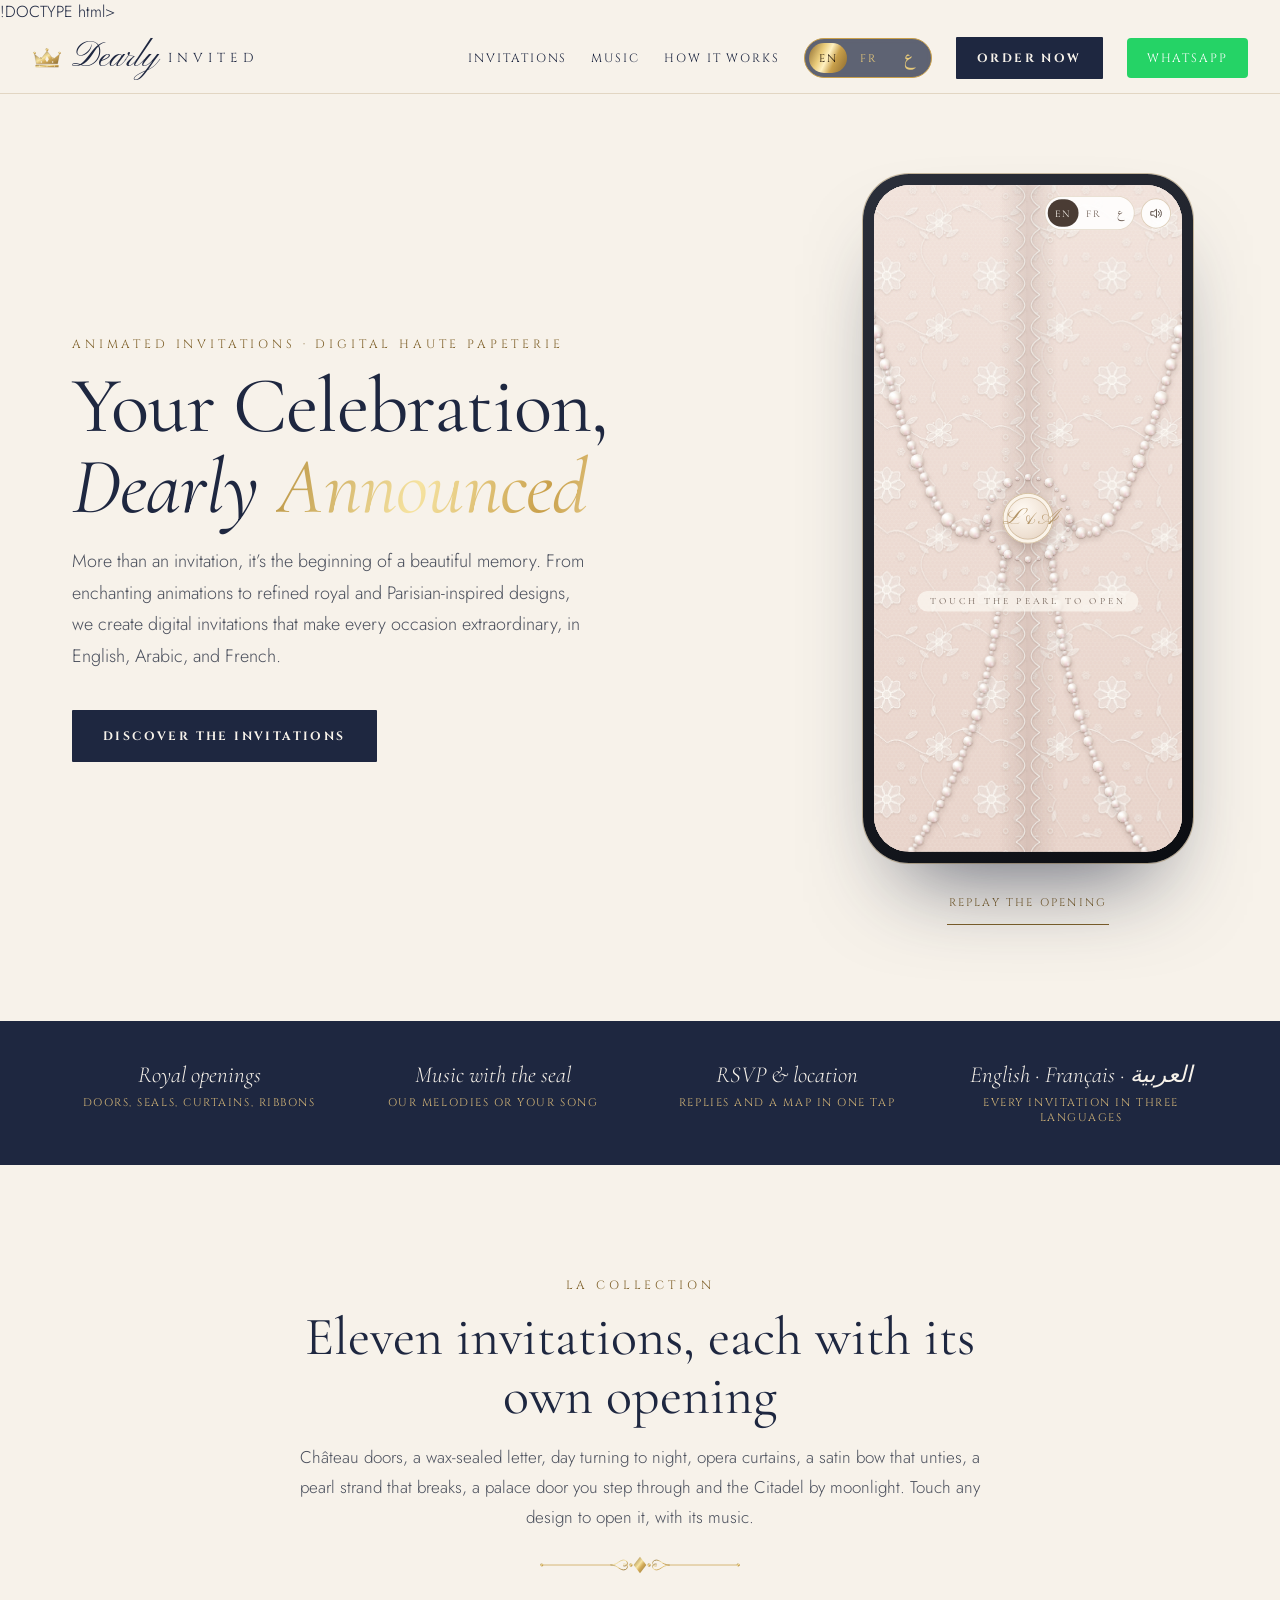
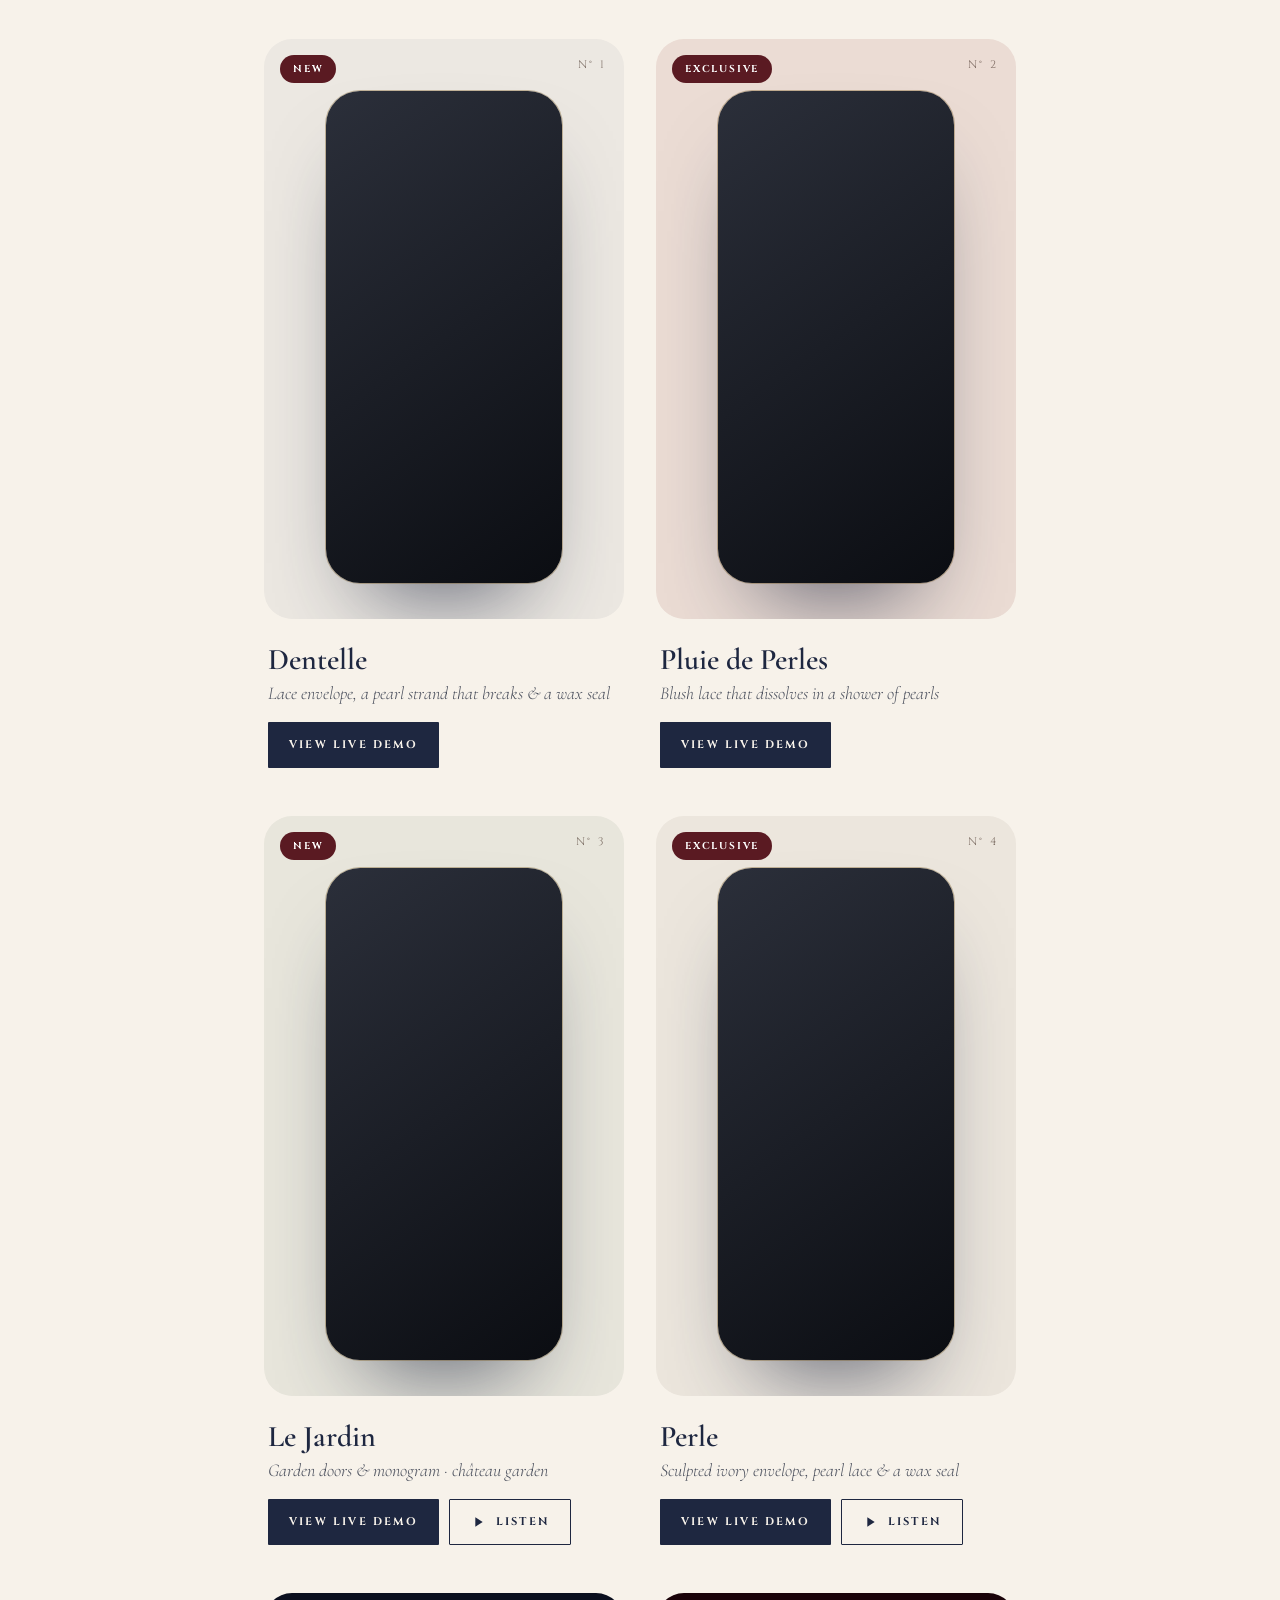
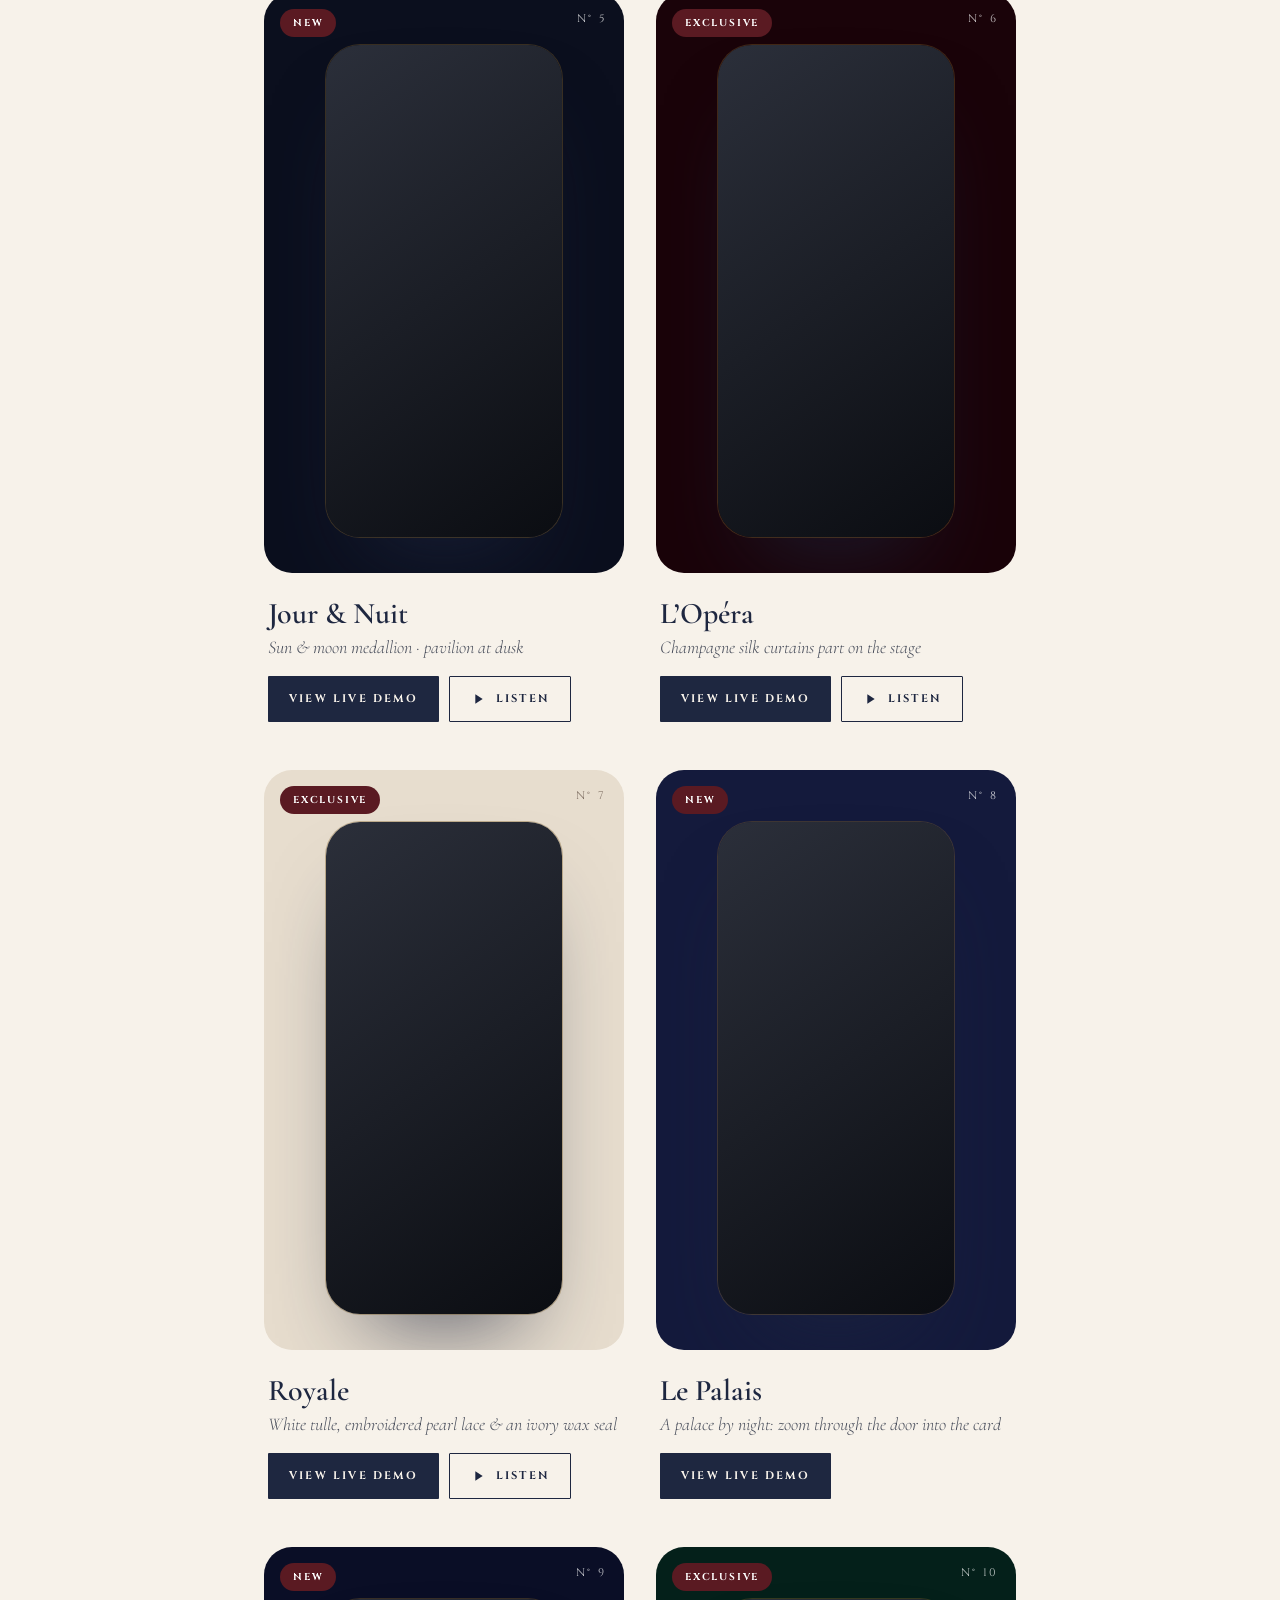
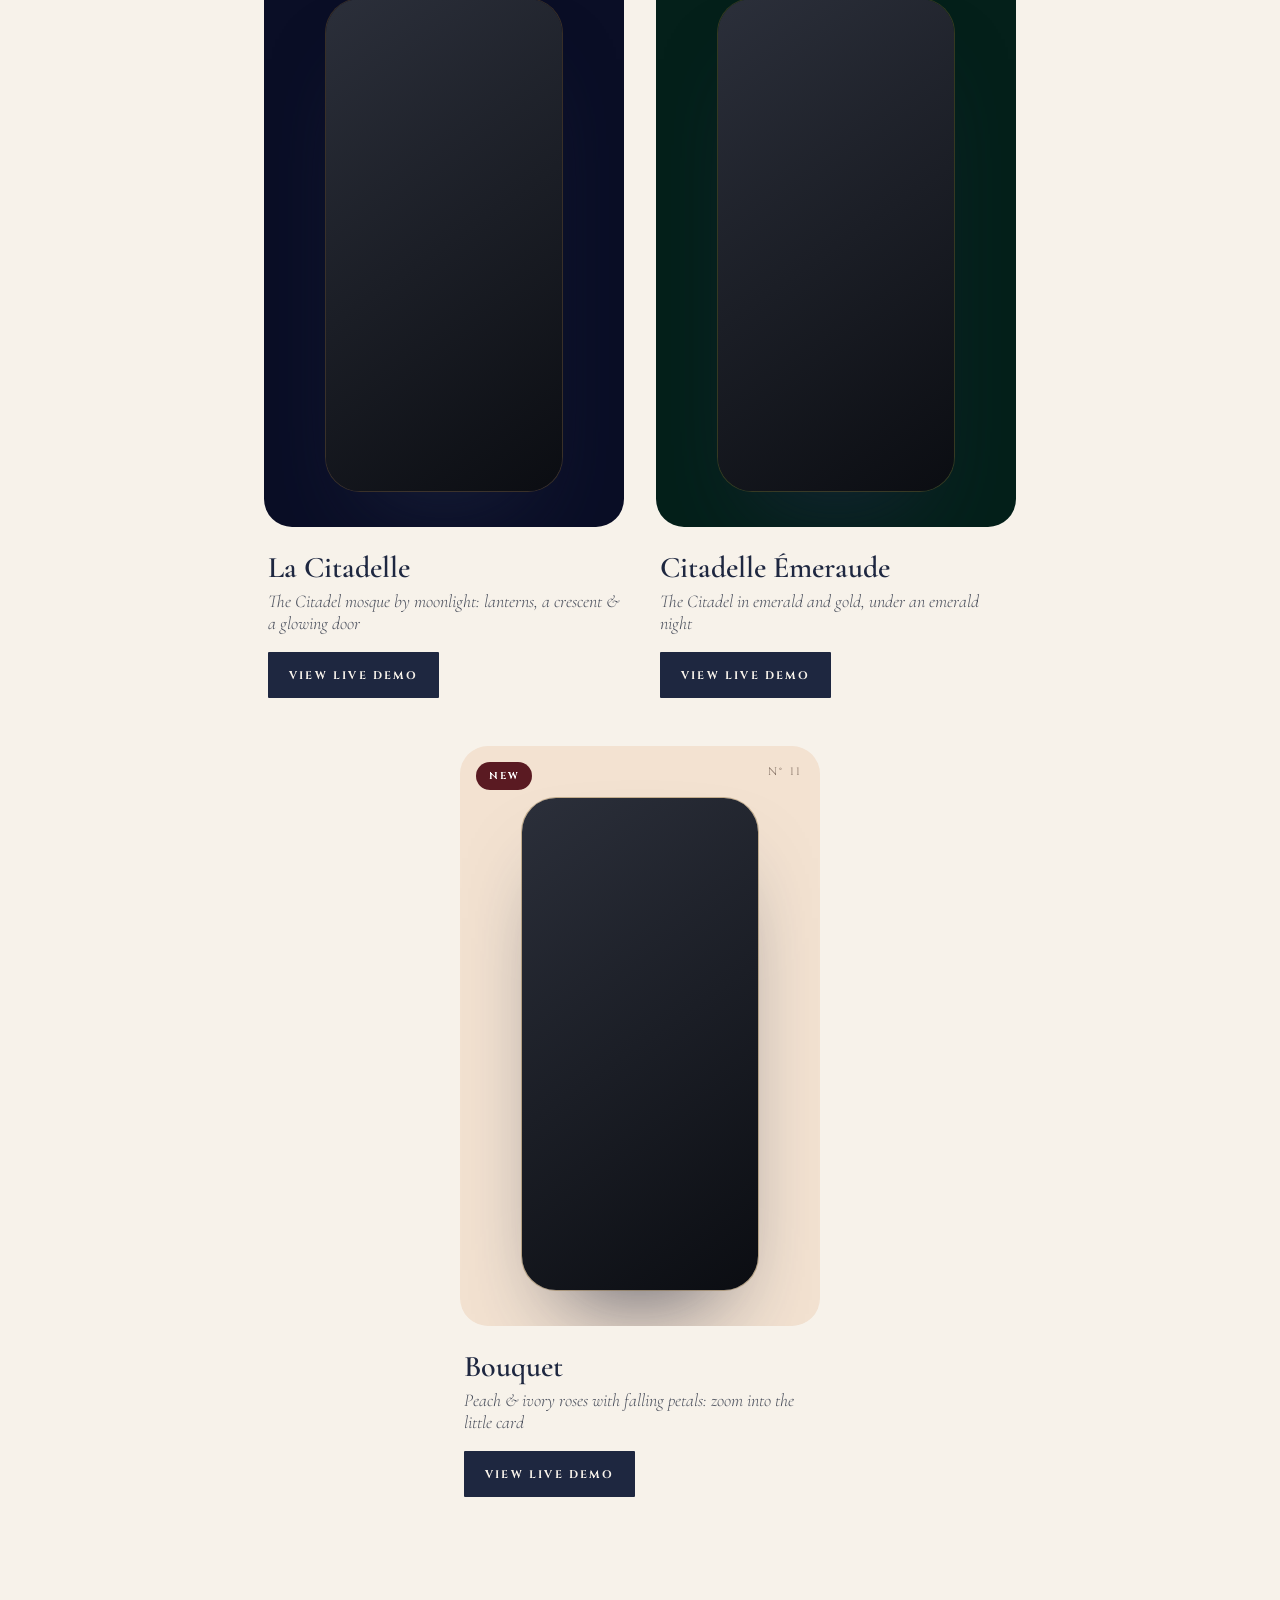
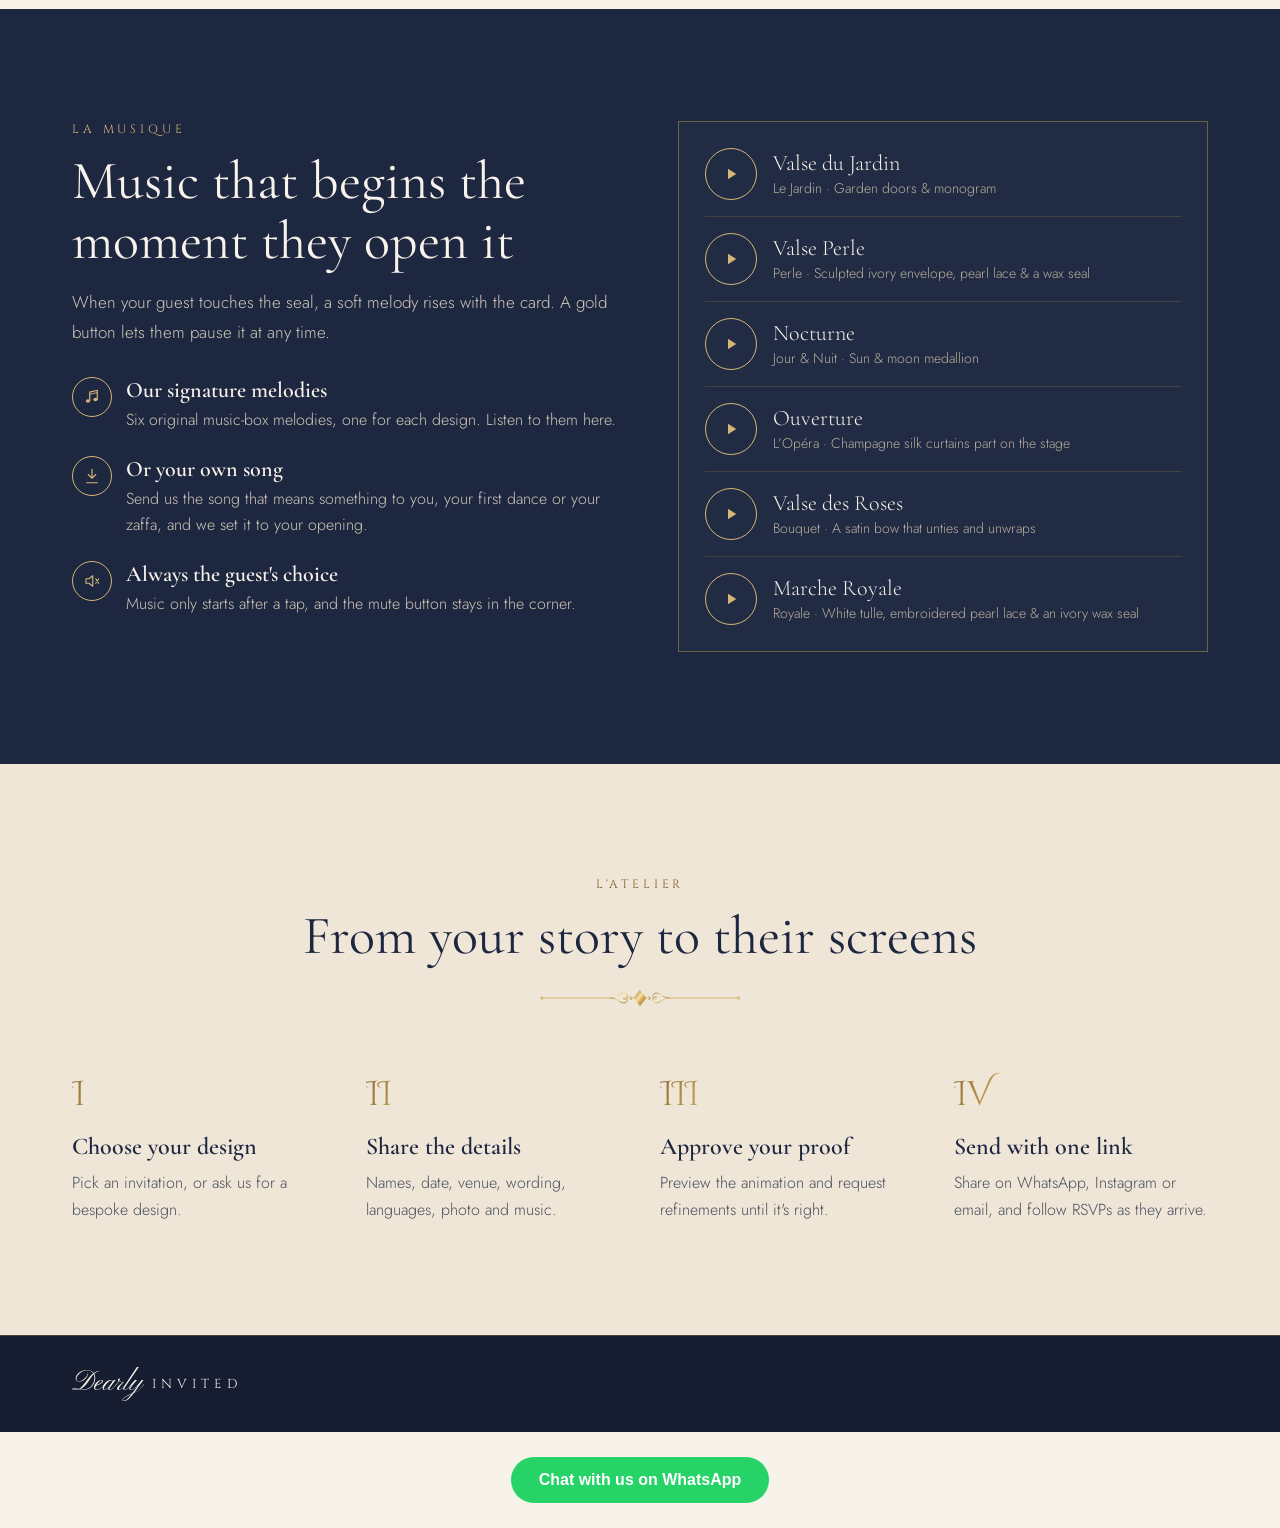
<file: index.html>
!DOCTYPE html> <html lang="en"> <head> <meta charset="utf-8"> <meta name="viewport" content="width=device-width,initial-scale=1"> <title>Dearly Invited — Luxury animated invitations</title> <meta name="description" content="Royal Parisian animated digital invitations for weddings, engagements and soirées, in English, French and Arabic, with music. Try every design live."> <meta property="og:title" content="Dearly Invited — Luxury animated invitations"> <meta property="og:description" content="Royal Parisian animated digital invitations in English, French and Arabic, with music."> <meta name="theme-color" content="#1E2740"> <link rel="icon" href="data:image/svg+xml,%3Csvg xmlns='http://www.w3.org/2000/svg' viewBox='0 0 64 64'%3E%3Crect width='64' height='64' rx='14' fill='%23141C33'/%3E%3Cpath d='M16 44L12 22L24 32L32 16L40 32L52 22L48 44Z' fill='%23D4AD5A'/%3E%3Crect x='15' y='46' width='34' height='5' rx='1.5' fill='%23D4AD5A'/%3E%3C/svg%3E"> <link rel="preconnect" href="https://fonts.googleapis.com"> <link rel="preconnect" href="https://fonts.gstatic.com" crossorigin> <link rel="stylesheet" href="https://fonts.googleapis.com/css2?family=Pinyon+Script&amp;family=Cinzel:wght@400;700&amp;family=Cinzel+Decorative:wght@700&amp;family=Cormorant+Garamond:ital,wght@0,400;0,600;1,400&amp;family=Jost:wght@300;400;500&amp;family=Amiri:wght@400;700&amp;family=Aref+Ruqaa:wght@400;700&amp;display=swap"> <link rel="stylesheet" href="assets/royal.css"> <style>:root{--navy:#1E2740;--navy2:#161D31;--ivory:#F7F2EA;--cham:#EFE6D8;--ink:#1E2740;--muted:#4A4F5C;--goldt:#7E6029;--line:#E2D6C3;--gold-soft:#D4B678;--wine:#5A1A22}*{box-sizing:border-box}html{scroll-behavior:smooth}body{margin:0;background:var(--ivory);color:var(--ink);font-family:var(--f-body);font-weight:300}[lang=ar] body{font-weight:400}a{color:inherit}.wrap{max-width:1200px;margin:0 auto;padding:0 32px}.eyebrow{margin:0 0 14px;font-family:var(--f-caps);font-size:12px;letter-spacing:.32em;text-transform:uppercase;color:var(--goldt)}[lang=ar] .eyebrow{font-size:16px;letter-spacing:0;font-weight:700}.on-dark .eyebrow{color:var(--gold-soft)}h1,h2{font-family:var(--f-serif);font-weight:400;margin:0}h2{font-size:clamp(34px, 4.4vw, 54px);line-height:1.1}[lang=ar] h1,[lang=ar] h2{font-family:'Aref Ruqaa',Amiri,serif;font-weight:700;line-height:1.35}.lead{margin:18px 0 0!important;font-family:var(--f-body);font-style:normal;font-size:17px;line-height:1.75;color:var(--muted)}.hero .eyebrow{color:var(--goldt)}[lang=ar] .lead{font-size:19px;line-height:1.9}.on-dark{background:var(--navy);color:var(--ivory)}.on-dark .lead{color:#cfc8b8}.gold-text{background:var(--gold);-webkit-background-clip:text;background-clip:text;color:transparent}.btn{display:inline-flex;align-items:center;justify-content:center;gap:10px;min-height:52px;padding:0 30px;font-family:var(--f-caps);font-size:12px;font-weight:700;letter-spacing:.2em;text-transform:uppercase;text-decoration:none;border:1px solid transparent;cursor:pointer;border-radius:1px}[lang=ar] .btn{font-size:16px;letter-spacing:0}.btn-gold{background:var(--navy);color:var(--ivory)}.on-dark .btn-gold{background:var(--gold-soft);color:var(--navy)}.btn-line{background:0 0;color:inherit;border-color:currentColor}.btn:focus-visible,a:focus-visible,button:focus-visible,input:focus-visible,select:focus-visible,textarea:focus-visible{outline:2px solid #C9A04B;outline-offset:3px}.orn{display:block;width:200px;height:20px;margin:22px auto 0}.orn svg{width:100%;height:100%;display:block}header{position:sticky;top:0;z-index:50;background:rgba(247,242,234,.95);backdrop-filter:blur(8px);border-bottom:1px solid var(--line);color:var(--navy)}nav.main{display:flex;flex-wrap:wrap;align-items:center;justify-content:space-between;gap:12px 28px;padding:14px 32px;max-width:1280px;margin:0 auto}.logo{display:flex;align-items:center;gap:10px;text-decoration:none;color:var(--navy);direction:ltr}.logo .crown{width:30px;height:21px}.logo .crown svg{width:100%;height:100%;display:block}.logo .d{font-family:'Pinyon Script',cursive;font-size:34px;line-height:1}.logo .i{font-family:Cinzel,serif;font-size:13px;letter-spacing:.38em}.links{display:flex;flex-wrap:wrap;align-items:center;gap:4px 24px;font-family:var(--f-caps);font-size:12px;letter-spacing:.16em;text-transform:uppercase}[lang=ar] .links{font-size:16px;letter-spacing:0}.links a{text-decoration:none;padding:12px 0;color:var(--navy)}.links a:hover{color:var(--goldt)}.links .btn{min-height:42px;padding:0 20px;background:var(--navy);color:var(--ivory);box-shadow:none}.lang-sw{--chrome:#1E2740}.hero{position:relative;overflow:hidden;background:var(--ivory);color:var(--navy)}.hero-stars{position:absolute;inset:0;opacity:.7;pointer-events:none}.hero-stars svg{width:100%;height:100%;display:block}.hero .wrap{position:relative;display:flex;flex-wrap:wrap;align-items:center;gap:56px;padding-top:80px;padding-bottom:96px}.hero-copy{flex:1 1 460px;min-width:0}.hero h1{font-size:clamp(44px, 6.2vw, 80px);line-height:1.02;letter-spacing:-.01em}[lang=ar] .hero h1{font-size:clamp(40px, 5.6vw, 70px);line-height:1.35;letter-spacing:0}.hero h1 em{font-style:italic}.shimmer{background:linear-gradient(110deg,#b8913f 0,#f6e3a1 22%,#c9a04b 40%,#fff1c1 55%,#b8913f 75%);background-size:220% 100%;-webkit-background-clip:text;background-clip:text;color:transparent;animation:sh 6s linear infinite;font-style:italic;padding-inline-end:.08em}@keyframes sh{to{background-position:-220% 0}}.hero .lead{max-width:520px;color:var(--muted);font-size:18px}.hero-cta{margin-top:38px;display:flex;flex-wrap:wrap;gap:14px}.hero-phone-col{flex:0 1 360px;min-width:0;margin:0 auto;display:flex;flex-direction:column;align-items:center;gap:18px}.phone{position:relative;width:100%;max-width:330px;padding:11px;border-radius:46px;background:linear-gradient(145deg,#2b2f3a,#0b0d12);box-shadow:0 0 0 1px rgba(126,96,41,.4),0 50px 90px -40px rgba(30,39,64,.7)}.phone .screen{position:relative;border-radius:36px;overflow:hidden}.phone .stage .cv,.phone .stage .rc{position:absolute;top:0;left:0}.hero-tools{display:flex;gap:18px;flex-wrap:wrap;justify-content:center}.linkish{min-height:44px;padding:0 2px;background:0 0;border:0;border-bottom:1px solid var(--goldt);color:var(--goldt);font-family:var(--f-caps);font-size:11px;letter-spacing:.2em;text-transform:uppercase;cursor:pointer;display:inline-flex;align-items:center;gap:8px}[lang=ar] .linkish{font-size:15px;letter-spacing:0}.linkish svg{width:15px;height:15px}.strip{background:var(--navy);color:var(--ivory)}.strip .wrap{display:grid;grid-template-columns:repeat(auto-fit,minmax(210px,1fr));gap:28px 40px;padding-top:40px;padding-bottom:40px;text-align:center}.strip p{margin:0}.strip .t{font-family:var(--f-serif);font-style:italic;font-size:23px}[lang=ar] .strip .t{font-style:normal;font-weight:700;font-size:21px}.strip .d{margin-top:6px;font-family:var(--f-caps);font-size:11px;letter-spacing:.14em;text-transform:uppercase;color:var(--gold-soft)}[lang=ar] .strip .d{font-size:15px;letter-spacing:0}section.block{padding:112px 0}.head{text-align:center;max-width:700px;margin:0 auto 64px}.coll{display:flex;flex-wrap:wrap;justify-content:center;gap:48px 32px}.item{display:flex;flex-direction:column;flex:0 1 360px;min-width:0}.frame{position:relative;padding:52px 24px 36px;border-radius:28px;overflow:hidden;display:flex;justify-content:center}.frame .phone{max-width:236px;padding:8px;border-radius:34px}.frame .phone .screen{border-radius:27px}.pv-poster.is-wait::after{content:"";position:absolute;left:50%;top:50%;width:56px;height:56px;margin:-28px 0 0 -28px;border-radius:50%;border:3px solid rgba(201,160,75,.3);border-top-color:#c9a04b;animation:pvspin .9s linear infinite;z-index:9;pointer-events:none}.hero .screen,.item .screen{content-visibility:auto;contain-intrinsic-size:auto 470px}@keyframes pvspin{to{transform:rotate(360deg)}}.badge{position:absolute;top:16px;inset-inline-start:16px;z-index:2;background:var(--wine);color:#fff;font-family:var(--f-caps);font-size:10px;font-weight:700;letter-spacing:.18em;padding:7px 13px;border-radius:999px;text-transform:uppercase}[lang=ar] .badge{font-size:13px;letter-spacing:0}.num{position:absolute;top:18px;inset-inline-end:18px;z-index:2;font-family:Cinzel,serif;font-size:11px;letter-spacing:.2em;color:rgba(255,255,255,.75);direction:ltr}.frame.light .num{color:rgba(60,40,30,.6)}.meta{padding:22px 4px 0}.meta h3{margin:0;font-family:var(--f-serif);font-weight:600;font-size:30px}.meta .sub{margin:4px 0 0;font-family:var(--f-serif);font-style:italic;font-size:18px;color:var(--muted)}[lang=ar] .meta .sub{font-style:normal;font-size:17px}.meta .price{margin:10px 0 0;font-family:var(--f-caps);font-size:12px;letter-spacing:.16em;color:var(--goldt);text-transform:uppercase}[lang=ar] .meta .price{font-size:15px;letter-spacing:0}.meta .acts{display:flex;flex-wrap:wrap;gap:10px;margin-top:18px}.meta .btn{min-height:46px;padding:0 20px;font-size:11px}[lang=ar] .meta .btn{font-size:15px}.btn-dark{background:var(--navy);color:var(--ivory)}.listen[aria-pressed=true]{background:var(--navy);color:#f6e3a1;border-color:var(--navy)}.listen svg{width:16px;height:16px}.music .wrap{display:flex;flex-wrap:wrap;gap:56px;align-items:flex-start}.music-copy{flex:1 1 420px;min-width:0}.points{margin-top:30px;display:grid;gap:22px}.pt{display:grid;grid-template-columns:40px 1fr;gap:14px;align-items:start}.pt .ic{width:40px;height:40px;border-radius:50%;border:1px solid var(--gold-soft);display:grid;place-items:center;color:var(--gold-soft)}.pt .ic svg{width:18px;height:18px}.pt h3{margin:0;font-family:var(--f-serif);font-weight:600;font-size:22px}.pt p{margin:4px 0 0;color:#cfc8b8;line-height:1.65}[lang=ar] .pt p{font-size:17px;line-height:1.8}.tracks{flex:1 1 400px;min-width:0;border:1px solid rgba(201,160,75,.45);padding:10px 26px;background:rgba(255,255,255,.02)}.track{display:grid;grid-template-columns:52px 1fr auto;gap:16px;align-items:center;padding:16px 0;border-bottom:1px solid rgba(201,160,75,.2)}.track:last-child{border-bottom:0}.play{width:52px;height:52px;border-radius:50%;border:1px solid var(--gold-soft);background:0 0;color:var(--gold-soft);display:grid;place-items:center;cursor:pointer}.play[aria-pressed=true]{background:var(--gold-soft);color:var(--navy)}.play svg{width:18px;height:18px}.track .tt{margin:0;font-family:var(--f-serif);font-size:22px}.track .ts{margin:2px 0 0;font-size:14px;color:#b7af9c}.eq{display:flex;gap:3px;align-items:flex-end;height:18px;opacity:0}.eq i{width:3px;background:#d9b66a;animation:eq 1s ease-in-out infinite}.eq i:nth-child(2){animation-delay:.2s}.eq i:nth-child(3){animation-delay:.4s}.eq i:nth-child(4){animation-delay:.1s}@keyframes eq{0%,100%{height:4px}50%{height:18px}}.track.playing .eq{opacity:1}.occ{display:grid;grid-template-columns:repeat(auto-fit,minmax(300px,1fr));gap:1px;background:var(--line);border:1px solid var(--line)}.occ>div{background:var(--ivory);padding:36px 30px}.occ .rn{font-family:Cinzel,serif;font-size:13px;letter-spacing:.2em;color:var(--goldt);direction:ltr;display:inline-block}.occ h3{margin:10px 0 0;font-family:var(--f-script);font-weight:400;font-size:40px;line-height:1.15}[lang=ar] .occ h3{font-size:32px;font-weight:700}.occ p{margin:6px 0 0;color:var(--muted);font-size:16px}[lang=ar] .occ p{font-size:18px}.atelier{background:#efe6d8}.steps{display:grid;grid-template-columns:repeat(auto-fit,minmax(220px,1fr));gap:40px}.step .n{font-family:'Cinzel Decorative',Cinzel,serif;font-size:34px;display:block}.step h3{margin:14px 0 0;font-family:var(--f-serif);font-weight:600;font-size:24px}.step p{margin:8px 0 0;color:var(--muted);line-height:1.7}[lang=ar] .step p{font-size:18px}.tiers{display:grid;grid-template-columns:repeat(auto-fit,minmax(290px,1fr));gap:28px;align-items:stretch}.tier{position:relative;padding:42px 34px 36px;border:1px solid var(--line);background:#fffdf8;display:flex;flex-direction:column}.tier.feat{background:var(--navy);color:var(--ivory);border-color:var(--gold-soft);box-shadow:0 30px 60px -30px rgba(20,28,51,.6)}.tier .ribbon{position:absolute;top:-13px;inset-inline-start:50%;transform:translateX(-50%);background:var(--gold-soft);color:var(--navy);font-family:var(--f-caps);font-size:10px;font-weight:700;letter-spacing:.2em;padding:6px 14px;text-transform:uppercase;white-space:nowrap}[dir=rtl] .tier .ribbon{transform:translateX(50%)}[lang=ar] .tier .ribbon{font-size:13px;letter-spacing:0}.tier h3{margin:0;font-family:'Pinyon Script',cursive;font-weight:400;font-size:46px;line-height:1.1;direction:ltr}.tier .what{margin:4px 0 0;font-family:var(--f-serif);font-style:italic;font-size:19px;color:var(--muted)}[lang=ar] .tier .what{font-style:normal}.tier.feat .what{color:#cfc8b8}.tier .amt{margin:20px 0 0;font-family:var(--f-serif);font-size:36px}.tier ul{list-style:none;margin:22px 0 30px;padding:0;display:grid;gap:12px;flex:1}.tier li{display:grid;grid-template-columns:18px 1fr;gap:10px;line-height:1.5}[lang=ar] .tier li{font-size:17px}.tier li::before{content:"";width:8px;height:8px;margin-top:8px;transform:rotate(45deg);background:var(--gold)}.tier .btn{width:100%}.order .wrap{display:flex;flex-wrap:wrap;gap:56px}.order-copy{flex:1 1 340px;min-width:0}.order .bye{margin:30px 0 0;font-family:var(--f-script);font-size:44px;color:#e8cf98;background:0 0!important;-webkit-text-fill-color:#E8CF98}[lang=ar] .order .bye{font-size:36px;font-weight:700}form.ord{flex:1 1 520px;min-width:0;display:grid;grid-template-columns:repeat(auto-fit,minmax(220px,1fr));gap:18px 20px}form.ord label{display:flex;flex-direction:column;gap:8px;font-family:var(--f-caps);font-size:11px;letter-spacing:.18em;text-transform:uppercase;color:var(--gold-soft)}[lang=ar] form.ord label{font-size:15px;letter-spacing:0}form.ord .full{grid-column:1/-1}form.ord input,form.ord select,form.ord textarea{font:16px var(--f-body);font-weight:400;padding:14px;background:0 0;border:1px solid #6e7590;color:var(--ivory);border-radius:1px;text-transform:none;letter-spacing:0}form.ord select{background:var(--navy)}form.ord input[type=date]{color-scheme:dark}form.ord textarea{resize:vertical}.sent{display:flex;flex-wrap:wrap;align-items:center;gap:12px 20px}.sent p{margin:0;font-family:var(--f-serif);font-style:italic;font-size:21px;color:#e8cf98}.wa{color:#e8cf98;font-family:var(--f-caps);font-size:12px;letter-spacing:.16em;text-transform:uppercase}footer.site{background:#161d31;color:#b9b4aa;border-top:1px solid rgba(201,160,75,.3)}footer.site .wrap{display:flex;flex-wrap:wrap;justify-content:space-between;align-items:center;gap:16px;padding-top:34px;padding-bottom:34px;font-size:14px}footer.site p{margin:0}[hidden]{display:none!important}@media (max-width:640px){.wrap{padding:0 20px}nav.main{padding:12px 20px}section.block{padding:84px 0}.links .hide-sm{display:none}}@media (max-width:480px){.links .btn{display:none}.logo .d{font-size:28px}.logo .i{font-size:11px;letter-spacing:.3em}}</style> <meta name="copyright" content="© Dearly Invited. All rights reserved."> </head> <body> <header> <nav class="main" aria-label="Main"> <a href="#top" class="logo" aria-label="Dearly Invited"><span class="crown" data-orn="crown"></span><span class="d">Dearly</span><span class="i">INVITED</span></a> <div class="links"> <a href="#collections" class="hide-sm" data-i="nav.inv">Invitations</a> <a href="#music" class="hide-sm" data-i="nav.music">Music</a> <a href="#atelier" class="hide-sm" data-i="nav.how">How it works</a> <div class="lang-sw" role="group" aria-label="Language" id="langSw"></div> <a href="#collections" id="orderBtn" class="btn btn-gold" data-i="nav.order" target="_blank" rel="noopener">Order now</a><a href="https://wa.me/201221211012"
   target="_blank"
   rel="noopener noreferrer"
   style="background:#25D366;
          color:#ffffff;
          display:inline-flex;
          align-items:center;
          padding:12px 20px;
          text-decoration:none;
          border-radius:4px;">
   WhatsApp
</a>
  </div> </nav> </header> <main id="top"> <section class="hero" aria-labelledby="h-hero"> <div class="wrap"> <div class="hero-copy"> <p class="eyebrow" data-i="hero.eyebrow">Animated invitations · Digital haute papeterie</p> <h1 id="h-hero" data-ih="hero.title">Your Celebration,<br><em>Dearly</em> <span class="shimmer">Announced</span></h1> <p class="lead" data-i="hero.lead">More than an invitation, it’s the beginning of a beautiful memory. From enchanting animations to refined royal and Parisian-inspired designs, we create digital invitations that make every occasion extraordinary, in English, Arabic, and French.</p> <div class="hero-cta"> <a href="#collections" class="btn btn-gold" data-i="hero.cta1">Discover the invitations</a> </div> </div> <div class="hero-phone-col"> <div class="phone"><div class="screen"><div class="stage" id="heroStage"><div class="stage-in" id="heroIn"></div></div></div></div> <div class="hero-tools"> <button type="button" class="linkish" id="heroReplay" data-i="hero.replay">Replay the opening</button> </div> </div> </div> </section> <section class="strip" aria-label="What's included"> <div class="wrap"> <div><p class="t" data-i="s1t">Royal openings</p><p class="d" data-i="s1d">Doors, seals, curtains, ribbons</p></div> <div><p class="t" data-i="s2t">Music with the seal</p><p class="d" data-i="s2d">Our melodies or your song</p></div> <div><p class="t" data-i="s3t">RSVP &amp; location</p><p class="d" data-i="s3d">Replies and a map in one tap</p></div> <div><p class="t">English · Français · العربية</p><p class="d" data-i="s4d">Every invitation in three languages</p></div> </div> </section> <section class="block" id="collections" aria-labelledby="h-col"> <div class="wrap"> <div class="head"> <p class="eyebrow" data-i="col.eyebrow">La Collection</p> <h2 id="h-col" data-i="col.title">Eleven invitations, each with its own opening</h2> <p class="lead" data-i="col.lead">Château doors, a wax-sealed letter, day turning to night, opera curtains, a satin bow that unties, a pearl strand that breaks, a palace door you step through and the Citadel by moonlight. Touch any design to open it, with its music.</p> <span class="orn" data-orn="divider"></span> </div> <div class="coll" id="coll"></div> </div> </section> <section class="block on-dark music" id="music" aria-labelledby="h-mus"> <div class="wrap"> <div class="music-copy"> <p class="eyebrow" data-i="mus.eyebrow">La Musique</p> <h2 id="h-mus" data-i="mus.title">Music that begins the moment they open it</h2> <p class="lead" data-i="mus.lead">When your guest touches the seal, a soft melody rises with the card. A gold button lets them pause it at any time.</p> <div class="points"> <div class="pt"><span class="ic" data-orn="music"></span><div><h3 data-i="mus.p1t">Our signature melodies</h3><p data-i="mus.p1d">Six original music-box melodies, one for each design. Listen to them here.</p></div></div> <div class="pt"><span class="ic"><svg viewBox="0 0 24 24" fill="none" aria-hidden="true"><path d="M12 3v12M7 10l5 5 5-5M5 21h14" stroke="currentColor" stroke-width="1.5" stroke-linecap="round" stroke-linejoin="round"/></svg></span><div><h3 data-i="mus.p2t">Or your own song</h3><p data-i="mus.p2d">Send us the song that means something to you, your first dance or your zaffa, and we set it to your opening.</p></div></div> <div class="pt"><span class="ic"><svg viewBox="0 0 24 24" fill="none" aria-hidden="true"><path d="M4 9v6h4l5 4V5L8 9H4z" stroke="currentColor" stroke-width="1.5" stroke-linejoin="round"/><path d="M17 9l4 6M21 9l-4 6" stroke="currentColor" stroke-width="1.5" stroke-linecap="round"/></svg></span><div><h3 data-i="mus.p3t">Always the guest's choice</h3><p data-i="mus.p3d">Music only starts after a tap, and the mute button stays in the corner.</p></div></div> </div> </div> <div class="tracks" id="tracks" role="list"></div> </div> </section> <section class="block atelier" id="atelier" aria-labelledby="h-at"> <div class="wrap"> <div class="head"> <p class="eyebrow" data-i="at.eyebrow">L'Atelier</p> <h2 id="h-at" data-i="at.title">From your story to their screens</h2> <span class="orn" data-orn="divider"></span> </div> <div class="steps"> <div class="step"><span class="n gold-text">I</span><h3 data-i="st1t">Choose your design</h3><p data-i="st1d">Pick an invitation, or ask us for a bespoke design.</p></div> <div class="step"><span class="n gold-text">II</span><h3 data-i="st2t">Share the details</h3><p data-i="st2d">Names, date, venue, wording, languages, photo and music.</p></div> <div class="step"><span class="n gold-text">III</span><h3 data-i="st3t">Approve your proof</h3><p data-i="st3d">Preview the animation and request refinements until it's right.</p></div> <div class="step"><span class="n gold-text">IV</span><h3 data-i="st4t">Send with one link</h3><p data-i="st4d">Share on WhatsApp, Instagram or email, and follow RSVPs as they arrive.</p></div> </div> </div> </section> </main> <footer class="site"> <div class="wrap"> <p class="logo" style="color:#f7f1e6"><span class="d" style="font-size:28px">Dearly</span><span class="i">INVITED</span></p> </div> </footer> <script src="assets/jardin-art.js"></script> <script src="assets/royal.js"></script> <script>!function(){"use strict";const e=window.RoyalInvite;e.ensureDefs(),e.setBase("");const t={fr:{"nav.inv":"Invitations","nav.music":"Musique","nav.occ":"Occasions","nav.how":"L’atelier","nav.price":"Tarifs","nav.order":"Commander","hero.eyebrow":"Invitations animées · Haute papeterie numérique","hero.title":'Votre célébration,<br><em>tendrement</em> <span class="shimmer">annoncée</span>',"hero.lead":"Plus qu’une invitation, le début d’un beau souvenir. Des animations enchanteresses aux créations raffinées d’inspiration royale et parisienne, nous créons des invitations numériques qui rendent chaque occasion extraordinaire, en anglais, en arabe et en français.","hero.cta1":"Découvrir les invitations","hero.cta2":"Demander une création sur mesure","hero.replay":"Revoir l’ouverture",s1t:"Ouvertures royales",s1d:"Portes, sceaux, rideaux, rubans",s2t:"La musique avec le sceau",s2d:"Nos mélodies ou votre chanson",s3t:"RSVP & plan",s3d:"Réponses et plan en un geste",s4d:"Chaque invitation en trois langues","col.eyebrow":"La Collection","col.title":"Onze invitations, chacune avec son ouverture","col.lead":"Portes de château, lettre au sceau de cire, le jour qui devient nuit, rideaux d’opéra, nœud de satin qui se dénoue, collier de perles qui se rompt, porte de palais que l’on traverse et la Citadelle au clair de lune. Touchez un modèle pour l’ouvrir, en musique.","mus.eyebrow":"La Musique","mus.title":"Une musique qui commence dès l’ouverture","mus.lead":"Quand votre invité touche le sceau, une douce mélodie accompagne la carte. Un bouton doré permet de la couper à tout moment.","mus.p1t":"Nos mélodies signature","mus.p1d":"Six mélodies originales façon boîte à musique, une par modèle. Écoutez-les ici.","mus.p2t":"Ou votre propre chanson","mus.p2d":"Envoyez-nous la chanson qui compte pour vous, votre première danse ou votre zaffa, et nous l’accordons à votre ouverture.","mus.p3t":"Toujours au choix de l’invité","mus.p3d":"La musique ne démarre qu’après un geste, et le bouton pour la couper reste dans le coin.","occ.eyebrow":"Les Occasions","occ.title":"Pour les moments qui méritent une cérémonie","occ.lead":"Chaque invitation est composée pour son occasion, avec ses mots, son rythme et sa musique.",o1t:"Mariage",o1d:"Mariages et réceptions",o2t:"Fiançailles",o2d:"Fiançailles et katb el kitab",o3t:"Anniversaire",o3d:"Anniversaires marquants",o4t:"Naissance",o4d:"Naissances et sebou’",o5t:"Soirée & Gala",o5d:"Dîners privés et soirées d’entreprise",o6t:"Sur mesure",o6d:"Tout le reste, créé de A à Z","at.eyebrow":"L’Atelier","at.title":"De votre histoire à leurs écrans",st1t:"Choisissez votre modèle",st1d:"Choisissez une invitation ou demandez une création sur mesure.",st2t:"Partagez les détails",st2d:"Noms, date, lieu, texte, langues, photo et musique.",st3t:"Validez votre épreuve",st3d:"Prévisualisez l’animation et demandez des retouches jusqu’à la perfection.",st4t:"Envoyez en un lien",st4d:"Partagez sur WhatsApp, Instagram ou par e-mail, et suivez les réponses en direct.","pr.eyebrow":"Les Tarifs","pr.title":"Trois façons d’inviter",t1w:"Un modèle de la collection, personnalisé",t1a:"Animation d’ouverture signature",t1b:"Noms, date et lieu",t1c:"Une langue et la localisation",t1d:"Une mélodie signature",t1e:"Une série de retouches",t1cta:"Choisir Essentiel",t2r:"Le plus choisi",t2w:"L’expérience invité complète",t2a:"Tout l’Essentiel",t2b:"Votre photo, votre chanson et un compte à rebours",t2c:"RSVP en ligne avec liste d’invités",t2d:"Trois langues : EN · FR · AR",t2e:"Trois séries de retouches",t2cta:"Choisir Signature",t3w:"Créé de A à Z, rien que pour vous",t3p:"Sur demande",t3a:"Illustration et monogramme sur mesure",t3b:"Animation et musique sur mesure",t3c:"Save-the-date et menu assortis",t3d:"Retouches illimitées",t3cta:"Réserver une consultation","or.eyebrow":"Commander","or.title":"Composons votre invitation","or.lead":"Parlez-nous de votre événement, nous vous répondrons sur WhatsApp avec des idées et un devis.","or.bye":"À très bientôt","f.name":"Votre nom","f.wa":"Numéro WhatsApp","f.occ":"Occasion","f.katb":"Katb el kitab","f.date":"Date de l’événement","f.design":"Modèle","f.langs":"Langues de l’invitation","f.music":"Musique","f.song":"Titre ou lien de la chanson (facultatif)","f.msg":"Racontez-nous","f.send":"Envoyer ma demande","f.thanks":"Merci. Nous revenons vers vous très vite.","f.walink":"Continuer sur WhatsApp →","l.all":"Anglais, français et arabe","l.enar":"Anglais et arabe","l.frar":"Français et arabe","l.enfr":"Anglais et français","l.ar":"Arabe uniquement","l.en":"Anglais uniquement","l.fr":"Français uniquement","m.sig":"Une mélodie signature","m.own":"J’enverrai ma chanson","m.none":"Sans musique","foot.city":"Le Caire",x:{new:"Nouveau",excl:"Exclusif",from:"À partir de",demo:"Voir la démo",listen:"Écouter",pause:"Pause",bespoke:"Création sur mesure",heroPlay:"Écouter la musique",heroPause:"Couper la musique"}},ar:{"nav.inv":"الدعوات","nav.music":"الموسيقى","nav.occ":"المناسبات","nav.how":"طريقة العمل","nav.price":"الأسعار","nav.order":"اطلب الآن","hero.eyebrow":"دعوات متحركة · قرطاسية رقمية فاخرة","hero.title":'احتفالكم،<br><em>يُعلَن</em> <span class="shimmer">بكل حب</span>',"hero.lead":"أكثر من مجرد دعوة، إنها بداية ذكرى جميلة. من الحركات الساحرة إلى التصاميم الراقية المستوحاة من الطابع الملكي والباريسي، نصمم دعوات رقمية تجعل كل مناسبة استثنائية، بالإنجليزية والعربية والفرنسية.","hero.cta1":"اكتشف الدعوات","hero.cta2":"اطلب تصميماً خاصاً","hero.replay":"إعادة مشهد الفتح",s1t:"افتتاحيات ملكية",s1d:"أبواب وأختام وستائر وأشرطة",s2t:"موسيقى تبدأ مع الختم",s2d:"ألحاننا أو أغنيتكم",s3t:"تأكيد الحضور والموقع",s3d:"الردود والخريطة بلمسة واحدة",s4d:"كل دعوة بثلاث لغات","col.eyebrow":"المجموعة","col.title":"إحدى عشرة دعوة، لكل منها افتتاحيتها","col.lead":"أبواب قصر، ورسالة بختم الشمع، ونهار يتحول إلى ليل، وستائر الأوبرا، وفيونكة ساتان تنحلّ، وعقد لؤلؤ ينفرط، وباب قصر ندخل منه، والقلعة في ضوء القمر. المس أي تصميم لتفتحه مع موسيقاه.","mus.eyebrow":"الموسيقى","mus.title":"موسيقى تبدأ لحظة فتح الدعوة","mus.lead":"عندما يلمس ضيفكم الختم، تنساب نغمة هادئة مع ظهور البطاقة، ويمكنه إيقافها في أي وقت بزر ذهبي.","mus.p1t":"ألحاننا الخاصة","mus.p1d":"ست مقطوعات أصلية بطابع صندوق الموسيقى، واحدة لكل تصميم. استمعوا إليها هنا.","mus.p2t":"أو أغنيتكم الخاصة","mus.p2d":"أرسلوا لنا الأغنية التي تعني لكم الكثير، رقصتكم الأولى أو الزفة، وسنضبطها مع افتتاحية دعوتكم.","mus.p3t":"القرار دائماً للضيف","mus.p3d":"لا تبدأ الموسيقى إلا بعد لمسة، وزر إيقافها حاضر دائماً في الزاوية.","occ.eyebrow":"المناسبات","occ.title":"للحظات التي تستحق الاحتفاء","occ.lead":"كل دعوة تُصاغ لمناسبتها، بكلماتها وإيقاعها وموسيقاها.",o1t:"زفاف",o1d:"حفلات الزفاف والاستقبال",o2t:"خطوبة",o2d:"الخطوبة وكتب الكتاب",o3t:"عيد ميلاد",o3d:"أعياد الميلاد والذكريات السنوية",o4t:"مولود",o4d:"استقبال المولود والسبوع",o5t:"سهرة وحفل",o5d:"عشاء خاص وأمسيات الشركات",o6t:"حسب الطلب",o6d:"أي مناسبة أخرى بتصميم من الصفر","at.eyebrow":"الأتيليه","at.title":"من حكايتكم إلى شاشاتهم",st1t:"اختاروا التصميم",st1d:"اختاروا دعوة من المجموعة أو اطلبوا تصميماً خاصاً.",st2t:"شاركونا التفاصيل",st2d:"الأسماء والتاريخ والمكان والنص واللغات والصورة والموسيقى.",st3t:"راجعوا النسخة التجريبية",st3d:"شاهدوا الحركة واطلبوا التعديلات حتى تصبح كما تريدون.",st4t:"أرسلوها برابط واحد",st4d:"شاركوها عبر واتساب أو إنستغرام أو البريد، وتابعوا الردود فور وصولها.","pr.eyebrow":"الأسعار","pr.title":"ثلاث طرق للدعوة",t1w:"تصميم من المجموعة بلمستكم",t1a:"حركة الافتتاح المميزة",t1b:"الأسماء والتاريخ والمكان",t1c:"لغة واحدة والموقع على الخريطة",t1d:"لحن من ألحاننا",t1e:"جولة تعديلات واحدة",t1cta:"اختر Essentiel",t2r:"الأكثر طلباً",t2w:"تجربة الضيف الكاملة",t2a:"كل ما في Essentiel",t2b:"صورتكم وأغنيتكم والعد التنازلي",t2c:"تأكيد حضور إلكتروني مع قائمة الضيوف",t2d:"ثلاث لغات: عربي · إنجليزي · فرنسي",t2e:"ثلاث جولات تعديل",t2cta:"اختر Signature",t3w:"تصميم من الصفر خصيصاً لكم",t3p:"حسب الطلب",t3a:"رسم ومونوغرام خاص",t3b:"حركة وموسيقى مؤلفة خصيصاً",t3c:"بطاقة «احفظوا الموعد» وقائمة طعام متناسقة",t3d:"تعديلات غير محدودة",t3cta:"احجز استشارة","or.eyebrow":"اطلب","or.title":"لنصمم دعوتكم معاً","or.lead":"أخبرونا عن مناسبتكم وسنرد عليكم عبر واتساب بأفكار للتصميم وعرض سعر.","or.bye":"إلى اللقاء قريباً","f.name":"الاسم","f.wa":"رقم واتساب","f.occ":"المناسبة","f.katb":"كتب الكتاب","f.date":"تاريخ المناسبة","f.design":"التصميم","f.langs":"لغات الدعوة","f.music":"الموسيقى","f.song":"اسم الأغنية أو رابطها (اختياري)","f.msg":"أخبرونا المزيد","f.send":"إرسال الطلب","f.thanks":"شكراً لكم. سنتواصل معكم قريباً جداً.","f.walink":"أكمل عبر واتساب ←","l.all":"العربية والإنجليزية والفرنسية","l.enar":"العربية والإنجليزية","l.frar":"العربية والفرنسية","l.enfr":"الإنجليزية والفرنسية","l.ar":"العربية فقط","l.en":"الإنجليزية فقط","l.fr":"الفرنسية فقط","m.sig":"لحن من ألحاننا","m.own":"سأرسل أغنيتي","m.none":"بدون موسيقى","foot.city":"القاهرة",x:{new:"جديد",excl:"حصري",from:"ابتداءً من",demo:"شاهد العرض الحي",listen:"استمع",pause:"إيقاف",bespoke:"تصميم خاص",heroPlay:"استمع إلى الموسيقى",heroPause:"إيقاف الموسيقى"}},en:{x:{new:"New",excl:"Exclusive",from:"From",demo:"View live demo",listen:"Listen",pause:"Pause",bespoke:"Bespoke design",heroPlay:"Play the music",heroPause:"Pause the music"}}};document.querySelectorAll("[data-i]").forEach(e=>{t.en[e.dataset.i]=e.textContent}),document.querySelectorAll("[data-ih]").forEach(e=>{t.en[e.dataset.ih]=e.innerHTML});const a={jardin:"Valse du Jardin",perle:"Valse Perle",nuit:"Nocturne",opera:"Ouverture",bouquet:"Valse des Roses",royale:"Marche Royale"},n={jardin:"new",perle:"excl",nuit:"new",opera:"excl",bouquet:"new",royale:"excl"},s=[{k:"dentelle",tap:"seal",no:"N° 7",name:"Dentelle",badge:"new",page:"#ECE8E2",url:"invitations/dentelle/index.html",sub:{en:"Lace envelope, a pearl strand that breaks & a wax seal",fr:"Enveloppe de dentelle, collier de perles qui se rompt et sceau de cire",ar:"ظرف من الدانتيل وعقد لؤلؤ ينفرط وختم من الشمع"}},{k:"pluie",tap:"clasp",no:"N° 8",name:"Pluie de Perles",badge:"excl",page:"#EBDCD4",url:"invitations/pluie-de-perles/index.html",sub:{en:"Blush lace that dissolves in a shower of pearls",fr:"Dentelle rose poudré qui s’efface sous une pluie de perles",ar:"دانتيل وردي يتلاشى تحت مطر من اللؤلؤ"}},{k:"palais",tap:"door",no:"N° 9",name:"Le Palais",badge:"new",page:"#141A3C",dark:!0,url:"invitations/le-palais/index.html",sub:{en:"A palace by night: zoom through the door into the card",fr:"Un palais la nuit : on traverse la porte jusqu’à la carte",ar:"قصر في الليل: ندخل من الباب إلى الدعوة"}},{k:"citadelle",tap:"door",no:"N° 10",name:"La Citadelle",badge:"new",page:"#0A0E26",dark:!0,url:"invitations/la-citadelle/index.html",sub:{en:"The Citadel mosque by moonlight: lanterns, a crescent & a glowing door",fr:"La mosquée de la Citadelle au clair de lune : lanternes, croissant et porte lumineuse",ar:"مسجد القلعة في ضوء القمر: فوانيس وهلال وباب يضيء"}},{k:"bouquet",tap:"tag",no:"N° 12",name:"Bouquet",badge:"new",page:"#F3E2D1",url:"invitations/bouquet/index.html",sub:{en:"Peach & ivory roses with falling petals: zoom into the little card",fr:"Roses pêche et ivoire sous une pluie de pétales : on entre dans la petite carte",ar:"ورد خوخي وعاجي وبتلات تتساقط: ندخل إلى البطاقة الصغيرة"}},{k:"emeraude",tap:"door",no:"N° 11",name:"Citadelle Émeraude",badge:"excl",page:"#04201A",dark:!0,url:"invitations/citadelle-emeraude/index.html",sub:{en:"The Citadel in emerald and gold, under an emerald night",fr:"La Citadelle en émeraude et or, sous une nuit émeraude",ar:"القلعة بالأخضر الزمردي والذهبي تحت ليل زمردي"}}],o=["dentelle","pluie","jardin","perle","nuit","opera","royale","palais","citadelle","emeraude","bouquet"];o.forEach((t,a)=>{(s.find(e=>e.k===t)||e.THEMES[t]).no="N° "+(a+1)});let i=e.getLang();document.querySelectorAll("[data-orn]").forEach(t=>{t.innerHTML=e.ORN[t.dataset.orn]()});const r='<svg viewBox="0 0 24 24" aria-hidden="true"><path d="M8 5v14l11-7z" fill="currentColor"/></svg>',l='<svg viewBox="0 0 24 24" aria-hidden="true"><path d="M7 5h3.5v14H7zM13.5 5H17v14h-3.5z" fill="currentColor"/></svg>',u=document.getElementById("heroIn");function d(){const e=s.find(e=>"pluie"===e.k);u.innerHTML=`<iframe src="${e.url}#${i}" title="${e.name}" fetchpriority="high" style="position:absolute;inset:0;width:390px;height:844px;border:0;background:${e.page}"></iframe>`;const t=u.firstElementChild;v.add(t),t.addEventListener("load",()=>g(t),{once:!0})}e.stage(document.getElementById("heroStage")),document.getElementById("heroReplay").addEventListener("click",d);const c=document.getElementById("orderBtn");c.removeAttribute("target");const p=document.getElementById("coll");function m(){const a=t[i].x;p.innerHTML=o.map(t=>{const o=s.find(e=>e.k===t);return o?(e=>`<article class="item" data-x="${e.k}">\n        <div class="frame${e.dark?"":" light"}" style="background:${e.page}">\n          <span class="badge">${a[e.badge]}</span><span class="num">${e.no}</span>\n          <div class="phone"><div class="screen"><div class="stage"><div class="stage-in"><button type="button" class="pv-live pv-poster" data-live="${e.k}" aria-label="${e.name}: ${a.demo}" style="position:absolute;inset:0;width:390px;height:844px;border:0;padding:0;cursor:pointer;background:${e.page} url(img/posters/${e.k}-${i}.webp) center/cover no-repeat"></button></div></div></div></div>\n        </div>\n        <div class="meta">\n          <h3>${e.name}</h3><p class="sub">${e.sub[i]}</p>\n          <div class="acts"><a class="btn btn-dark" href="${e.url}#${i}">${a.demo}</a></div>\n        </div>\n      </article>`)(o):(t=>{const s=e.THEMES[t],o=s.c.page;return`<article class="item" data-k="${t}">\n        <div class="frame${s.dark?"":" light"}" style="background:${o}">\n          <span class="badge">${a[n[t]]}</span><span class="num">${s.no}</span>\n          <div class="phone"><div class="screen"><div class="stage"><div class="stage-in"><div class="pv-gate pv-poster" data-live="${t}" role="button" aria-label="${s.name}: ${a.demo}" style="position:absolute;inset:0;cursor:pointer">${e.coverHTML(t,i)}</div></div></div></div></div>\n        </div>\n        <div class="meta">\n          <h3>${s.name}</h3><p class="sub">${s.sub[i]}</p>\n          <div class="acts"><a class="btn btn-dark" href="invitations/${s.slug}.html">${a.demo}</a><button type="button" class="btn btn-line listen" data-listen="${t}" aria-pressed="false">${r}<span>${a.listen}</span></button></div>\n        </div>\n      </article>`})(t)}).join(""),p.querySelectorAll(".stage").forEach(e.stage),E&&(E.disconnect(),L.disconnect()),v.forEach(e=>{e.isConnected||v.delete(e)}),p.querySelectorAll(".item").forEach(e=>{const t=e.querySelector(".stage-in");t.dataset.k=e.dataset.k||e.dataset.x,E&&(E.observe(t),L.observe(t))}),A()}const v=new Set;function h(t){const a=s.find(e=>e.k===t);if(a)return{url:a.url,tap:"#"+a.tap,page:a.page,name:a.name};const n=e.THEMES[t];return{url:`invitations/${n.slug}.html`,tap:"[data-open]",page:n.c.page,name:n.name}}function g(e){const t=e._audio=[];try{const a=e.contentWindow,n=a.AudioContext||a.webkitAudioContext;if(n&&!n.__di){const e=class extends n{constructor(...e){super(...e),t.push(this)}};e.__di=1,a.AudioContext=e,a.webkitAudioContext=e}const s=a.HTMLMediaElement.prototype,o=s.play;s.play=function(){return t.includes(this)||t.push(this),o.apply(this,arguments)},a.document.addEventListener("pointerdown",()=>{f(e),b(e)},!0)}catch(e){}}function f(e){(e._audio||[]).forEach(e=>{try{e.resume&&"suspended"===e.state&&e.resume()}catch(e){}})}function b(t){v.forEach(e=>{e!==t&&e.isConnected&&(e._audio||[]).forEach(e=>{try{e.suspend?"running"===e.state&&e.suspend():e.pause()}catch(e){}})}),t&&e.Music.on&&e.Music.pause()}function y(e) {
  if (e._f) return e._f;

  const t = h(e.dataset.k);
  const a = document.createElement("iframe");

  a.title = t.name;
  a.setAttribute("allow", "autoplay");
  a.setAttribute("loading", "eager");
  a.tabIndex = -1;

  a.style.cssText =
    `position:absolute;inset:0;width:390px;height:844px;border:0;background:${t.page};visibility:hidden`;

  e._ready = false;
  e._f = a;
  v.add(a);

  a.addEventListener("load", () => {
    g(a);
    e._ready = true;

    if (e._want) w(e);

    setTimeout($, 250);
  }, { once: true });

  a.addEventListener("error", () => {
    e._ready = false;
    e._want = false;

    const poster = e.querySelector(".pv-poster");
    if (poster) poster.classList.remove("is-wait");
  }, { once: true });

  a.src = t.url + "#" + i;
  e.prepend(a);

  return a;
}

function w(e) {
  e._want = true;

  const t = y(e);
  const a = e.querySelector(".pv-poster");

  if (e._ready) {
    e._want = false;
    e._open = true;
    x = Date.now() + 5200;

    b(t);
    t.style.visibility = "visible";
    t.tabIndex = 0;

    try {
      const target = t.contentDocument.querySelector(
        h(e.dataset.k).tap
      );

      if (target) target.click();
    } catch (err) {}

    setTimeout(() => f(t), 60);

    if (a) a.style.display = "none";
  } else if (a) {
    a.classList.add("is-wait");
  }
}
function warmInvitation(stage){if(!stage||stage._f)return;const frame=y(stage);frame.setAttribute("loading","eager");frame.setAttribute("allow","autoplay")}
e.Music.onChange(e=>{e&&b(null)});const E="IntersectionObserver"in window?new IntersectionObserver(e=>e.forEach(e=>{const t=e.target;t._near=e.isIntersecting,e.isIntersecting&&function(e){e._f||q.includes(e)||q.push(e);$()}(t)}),{rootMargin:"700px 0px"}):null,q=[];let k=null,x=0;function $(){if(k&&k._f&&!k._ready)return;k=null;const e=x-Date.now();if(e>0)return clearTimeout($._t),void($._t=setTimeout($,e));let t;for(;(t=q.shift())&&(!t.isConnected||t._f||!1===t._near););t&&(k=t,y(t))}const L="IntersectionObserver"in window?new IntersectionObserver(e=>e.forEach(e=>{e.isIntersecting||(e.target._near=!1,function(e){if(!e._f||e._open&&e._near)return;v.delete(e._f),e._f.remove(),e._f=null,e._ready=!1,e._open=!1,e._want=!1;const t=e.querySelector(".pv-poster");t&&(t.style.display="",t.classList.remove("is-wait"))}(e.target))}),{rootMargin:"2200px 0px"}):null;p.addEventListener("click",t=>{const a=t.target.closest("[data-live]");if(a)return t.preventDefault(),void w(a.closest(".stage-in"));const n=t.target.closest("[data-listen]");n&&e.Music.toggle(n.dataset.listen)}),p.addEventListener("keydown",e=>{const t=e.target.closest("[data-live]");!t||"Enter"!==e.key&&" "!==e.key||(e.preventDefault(),w(t.closest(".stage-in")))});const C=document.getElementById("tracks");function A(){const a=t[i].x,n=e.Music.on,s=e.Music.key;document.querySelectorAll("[data-listen]").forEach(e=>{const t=n&&e.dataset.listen===s;e.setAttribute("aria-pressed",t);const o=e.querySelector("span");o?(o.textContent=t?a.pause:a.listen,e.firstElementChild.outerHTML=t?l:r):e.innerHTML=t?l:r}),document.querySelectorAll(".track").forEach(e=>e.classList.toggle("playing",n&&e.dataset.track===s))}C.addEventListener("click",t=>{const a=t.target.closest("[data-listen]");a&&e.Music.toggle(a.dataset.listen)}),e.Music.onChange(A);const M=document.getElementById("langSw");function _(n){i=n,e.setLang(n);const s=t[n],o=t.en;document.querySelectorAll("[data-i]").forEach(e=>{const t=s[e.dataset.i]??o[e.dataset.i];null!=t&&(e.textContent=t)}),document.querySelectorAll("[data-ih]").forEach(e=>{const t=s[e.dataset.ih]??o[e.dataset.ih];null!=t&&(e.innerHTML=t)}),M.setAttribute("aria-label","ar"===n?"اللغة":"fr"===n?"Langue":"Language"),M.innerHTML=["en","fr","ar"].map(e=>`<button type="button" data-lang="${e}" lang="${e}" aria-pressed="${e===i}" class="${e===i?"on":""}">${"ar"===e?"ع":e.toUpperCase()}</button>`).join(""),m(),C.innerHTML=e.ORDER.map(t=>{const n=e.THEMES[t];return`<div class="track" role="listitem" data-track="${t}"><button type="button" class="play" data-listen="${t}" aria-pressed="false" aria-label="${a[t]}">${r}</button><div><p class="tt">${a[t]}</p><p class="ts">${n.name} · ${n.sub[i].split(" · ")[0]}</p></div><span class="eq" aria-hidden="true"><i></i><i></i><i></i><i></i></span></div>`}).join(""),A(),d()}M.addEventListener("click",e=>{const t=e.target.closest("[data-lang]");t&&_(t.dataset.lang)}),_(i)}()</script> 
<!-- Dearly Invited WhatsApp Button -->
<div style="text-align:center; padding:25px 15px;">
  <a
    href="https://wa.me/201221211012?text=Hello%2C%20I%20have%20a%20question%20about%20the%20invitation."
    target="_blank"
    rel="noopener noreferrer"
    style="
      display:inline-block;
      background:#25D366;
      color:#ffffff;
      padding:14px 28px;
      border-radius:30px;
      text-decoration:none;
      font-size:16px;
      font-weight:600;
      font-family:Arial,sans-serif;
    ">
    Chat with us on WhatsApp
  </a> 
</div>

</body>
</html>
</file>
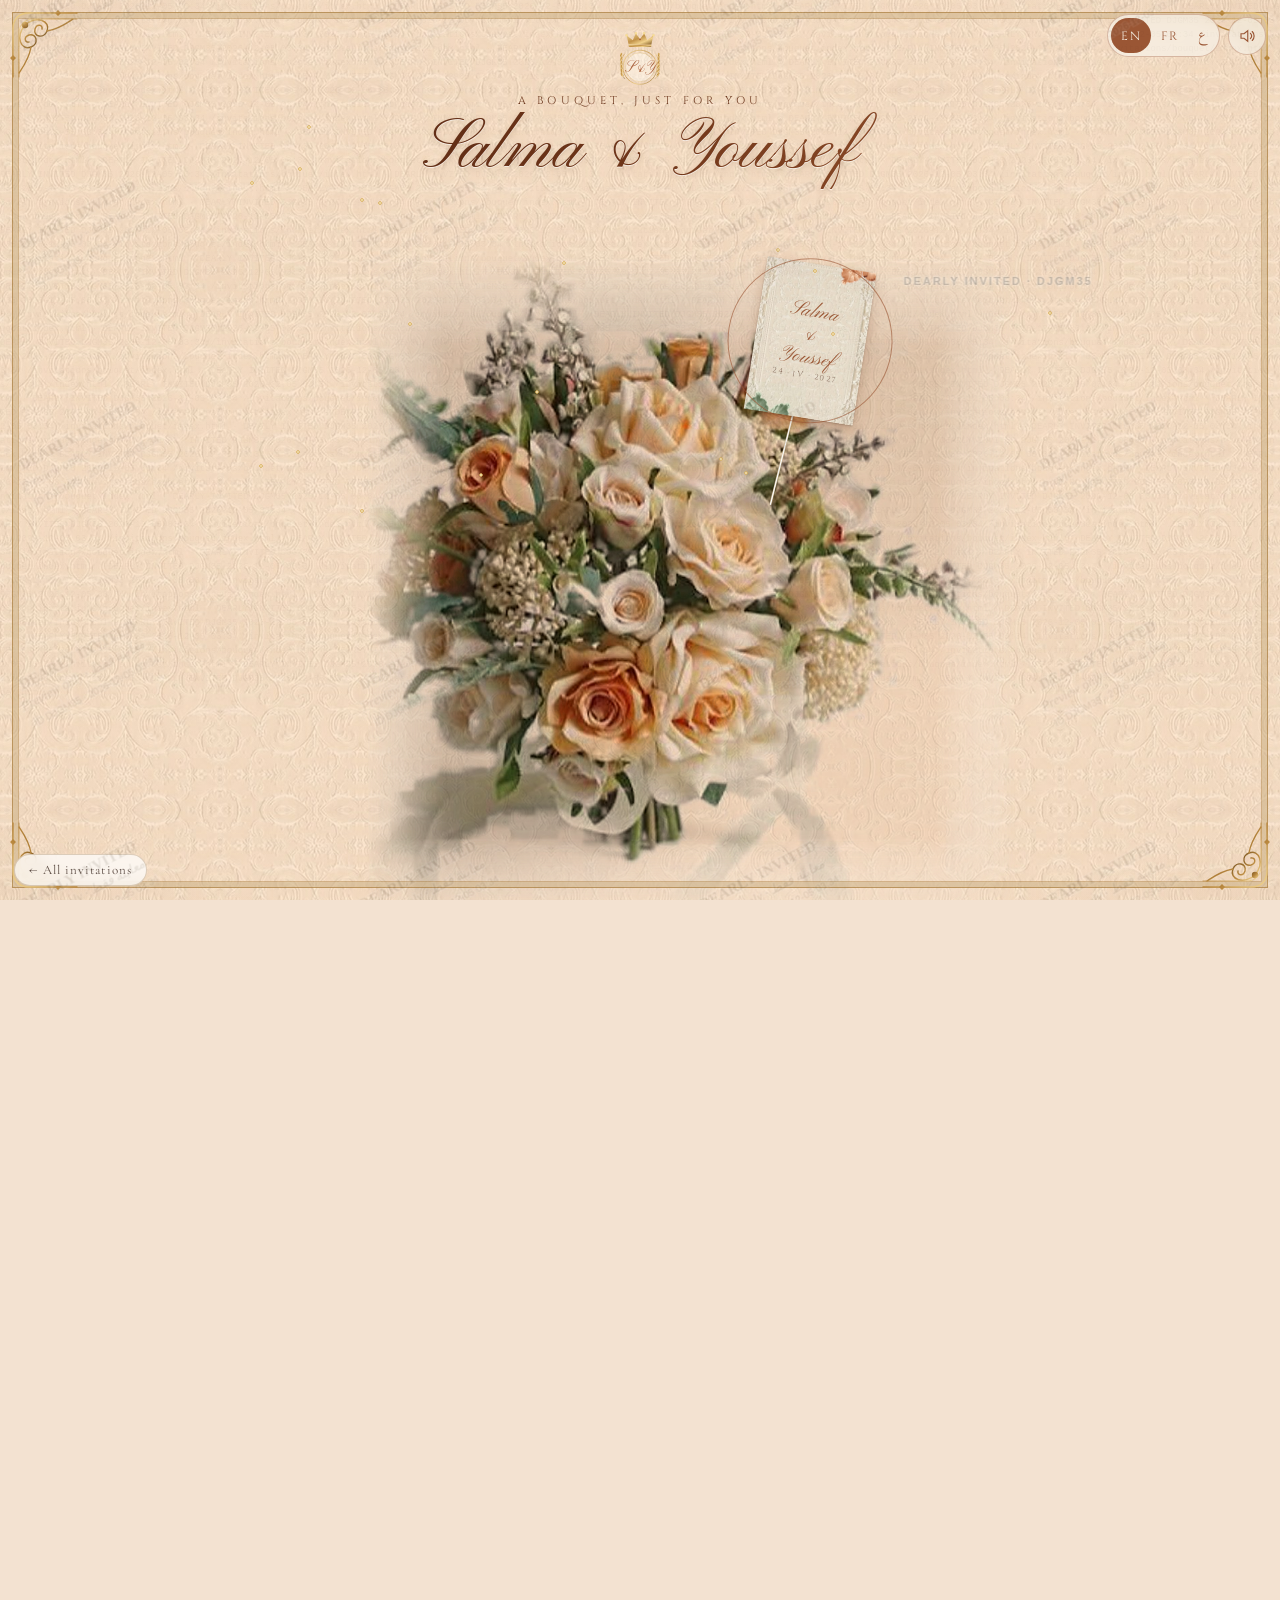
<file: invitations/bouquet/index.html>
<!DOCTYPE html> <html lang="en"> <head> <meta charset="utf-8"> <meta name="viewport" content="width=device-width,initial-scale=1"> <title>Bouquet · Dearly Invited</title> <meta name="theme-color" content="#EFE6D8"> <link rel="preconnect" href="https://fonts.googleapis.com"> <link rel="preconnect" href="https://fonts.gstatic.com" crossorigin> <link href="https://fonts.googleapis.com/css2?family=Pinyon+Script&family=Cinzel:wght@400;500;600&family=Cormorant+Garamond:ital,wght@0,400;0,500;0,600;1,400&family=Aref+Ruqaa:wght@400;700&family=Amiri:ital,wght@0,400;0,700;1,400&display=swap" rel="stylesheet"> <style>:root{--cream:#efe6d8;--ivory:#f7f1e6;--paper:#e9dfcf;--wine:#9a5634;--wine2:#b8714a;--wine3:#6e3a22;--gold:#a8834f;--gold2:#c9a46a;--sage:#7f8f78;--ink:#4f3a2e;--soft:#8a7060;--script:'Pinyon Script',cursive;--caps:'Cinzel',serif;--serif:'Cormorant Garamond',serif;--tile:url("[data-uri]")}html[dir=rtl]{--script:'Aref Ruqaa',serif;--caps:'Amiri',serif;--serif:'Amiri',serif}*{box-sizing:border-box;margin:0;padding:0}body{background:#f3e2d1;color:var(--ink);font-family:var(--serif);overflow-x:hidden;-webkit-font-smoothing:antialiased;min-height:100vh}body.locked{overflow:hidden;height:100vh}#bg{position:fixed;inset:0;z-index:0;pointer-events:none;background:linear-gradient(rgba(250,226,204,.28),rgba(250,226,204,.28)),url(damask-peach.jpg) center/280px auto repeat,#efdccb}#bg::after{content:"";position:absolute;inset:0;transition:opacity 1.6s ease;background:0 0;opacity:0}.revealed #bg::after{opacity:0}#bg .vig{position:absolute;inset:0;z-index:1;background:radial-gradient(ellipse 120% 90% at 50% 50%,transparent 60%,rgba(110,80,55,.18) 100%)}.petal{position:absolute;top:-30px;width:14px;height:11px;border-radius:70% 10% 70% 30%;background:radial-gradient(circle at 30% 30%,var(--pc1,#ffe2c8),var(--pc2,#f0b585) 55%,var(--pc3,#c9825a));opacity:.92;z-index:2;animation:fall linear infinite;box-shadow:inset -2px -2px 3px rgba(0,0,0,.25)}@keyframes fall{0%{transform:translate(0,0) rotate(0)}25%{transform:translate(var(--sx),25vh) rotate(120deg)}50%{transform:translate(0,52vh) rotate(220deg)}75%{transform:translate(var(--sx),78vh) rotate(320deg)}100%{transform:translate(0,108vh) rotate(420deg)}}.controls{position:fixed;top:14px;inset-inline-end:14px;z-index:70;display:flex;gap:8px;align-items:center}.lang{display:flex;background:rgba(247,241,230,.75);backdrop-filter:blur(6px);border:1px solid rgba(154,86,52,.35);border-radius:30px;padding:3px}.lang button{border:0;background:0 0;font-family:Cinzel,serif;font-size:12px;letter-spacing:.12em;color:var(--wine);padding:5px 10px;border-radius:20px;cursor:pointer}.lang button[data-l=ar]{font-family:Amiri,serif;letter-spacing:0;font-size:14px}.lang button.on{background:var(--wine);color:var(--ivory)}.sound{width:38px;height:38px;border-radius:50%;border:1px solid rgba(154,86,52,.35);background:rgba(247,241,230,.75);backdrop-filter:blur(6px);cursor:pointer;display:grid;place-items:center;color:var(--wine)}.sound svg{width:18px;height:18px}#stage{position:fixed;inset:0;z-index:30;overflow:hidden;transition:opacity 1.4s ease}#stage.vanish{opacity:0}#world{position:absolute;inset:0;will-change:transform}#world.zoom{transition:transform 3s cubic-bezier(.5,0,.25,1)}.intro{position:absolute;left:0;right:0;top:3.2vh;text-align:center;z-index:3;transition:opacity .8s;padding:0 20px}.intro .pre{font-family:var(--caps);letter-spacing:.38em;font-size:11px;color:var(--soft);text-transform:uppercase}html[dir=rtl] .intro .pre{letter-spacing:0;font-size:16px}.intro h1{font-family:var(--script);font-weight:400;font-size:clamp(42px,11vw,70px);line-height:1.1;margin:4px 0 0;padding:0 .1em}html[dir=rtl] .intro h1{font-size:clamp(36px,9vw,56px);line-height:1.6}.intro .tap{margin-top:8px;display:inline-block;font-family:var(--caps);font-size:11px;letter-spacing:.32em;text-transform:uppercase;color:var(--wine);padding:9px 18px;border:1px solid rgba(154,86,52,.4);border-radius:30px;background:rgba(247,241,230,.6);animation:breathe 2.6s ease-in-out infinite;cursor:pointer}html[dir=rtl] .intro .tap{letter-spacing:0;font-size:15px}@keyframes breathe{0%,100%{opacity:.55}50%{opacity:1}}#stage.go .intro{opacity:0}#bouquet{position:absolute;left:54%;bottom:-2vh;width:min(138vw,72vh);aspect-ratio:958/978;transform:translateX(-50%)}#sway{position:absolute;inset:0;transform-origin:50% 92%;animation:sway 8s ease-in-out infinite}#stage.go #sway{animation-play-state:paused}@keyframes sway{0%,100%{transform:rotate(-.8deg)}50%{transform:rotate(.8deg)}}#bqImg{position:absolute;inset:0;width:100%;height:100%;display:block;-webkit-mask-image:linear-gradient(to bottom,transparent 0%,#000 14%,#000 88%,transparent 100%),linear-gradient(to right,transparent 0%,#000 12%,#000 88%,transparent 100%);-webkit-mask-composite:source-in;mask-image:linear-gradient(to bottom,transparent 0%,#000 14%,#000 88%,transparent 100%),linear-gradient(to right,transparent 0%,#000 12%,#000 88%,transparent 100%);mask-composite:intersect}#sway::after{content:"";position:absolute;inset:0;pointer-events:none;background:url(damask-peach.jpg) center/280px auto;mix-blend-mode:multiply;opacity:.6;-webkit-mask-image:linear-gradient(to bottom,transparent 0%,#000 14%,#000 88%,transparent 100%),linear-gradient(to right,transparent 0%,#000 12%,#000 88%,transparent 100%);-webkit-mask-composite:source-in;mask-image:linear-gradient(to bottom,transparent 0%,#000 14%,#000 88%,transparent 100%),linear-gradient(to right,transparent 0%,#000 12%,#000 88%,transparent 100%);mask-composite:intersect}#pick{position:absolute;z-index:1;left:66%;top:22%;width:2px;height:16%;background:linear-gradient(90deg,#d8c7a8,#fff,#cdb995);transform:rotate(14deg);transform-origin:50% 0;box-shadow:0 0 2px rgba(0,0,0,.2)}#tag{position:absolute;z-index:2;left:58%;top:1%;width:17%;aspect-ratio:323/453;transform:rotate(9deg);transform-origin:50% 100%;cursor:pointer;background:url(paper.jpg) center/100% 100%;box-shadow:0 6px 14px rgba(110,62,34,.28),0 1px 2px rgba(0,0,0,.2);transition:transform 2.2s cubic-bezier(.5,0,.25,1);display:flex;flex-direction:column;align-items:center;justify-content:center;text-align:center}#tag .tn{font-family:'Pinyon Script',cursive;color:var(--wine);font-size:min(3.8vw,2.3vh);line-height:1.1}#tag .tl{font-family:Cinzel,serif;color:var(--soft);font-size:min(1.3vw,.85vh);letter-spacing:.2em;margin-top:2px}#tag .ring{position:absolute;left:50%;top:50%;width:150%;aspect-ratio:1;transform:translate(-50%,-50%);border-radius:50%;border:1px solid rgba(154,86,52,.6);animation:pulse 2.4s ease-out infinite;pointer-events:none}@keyframes pulse{0%{transform:translate(-50%,-50%) scale(.5);opacity:1}100%{transform:translate(-50%,-50%) scale(1.25);opacity:0}}#tag::before{content:"";position:absolute;inset:-40% -40%}#stage.go #tag{transform:rotate(0)}#stage.go #tag .ring{display:none}.rframe{position:absolute;inset:12px;z-index:4;pointer-events:none;border:1px solid rgba(168,124,60,.75);box-shadow:inset 0 0 0 5px rgba(255,250,240,.25),inset 0 0 0 6px rgba(168,124,60,.45)}.rframe .rc{position:absolute;width:74px;height:74px}.rframe .rc svg{width:100%;height:100%;display:block}.rframe .tl{top:-6px;left:-6px}.rframe .tr{top:-6px;right:-6px;transform:scaleX(-1)}.rframe .bl{bottom:-6px;left:-6px;transform:scaleY(-1)}.rframe .br{bottom:-6px;right:-6px;transform:scale(-1,-1)}.crest{display:block;width:62px;height:62px;margin:0 auto 2px}.gfoil{background:linear-gradient(100deg,#4a2010 0,#6e3519 22%,#97532d 38%,#5e2c14 52%,#9a5a33 66%,#62301a 82%,#4a2010 100%);background-size:220% 100%;-webkit-background-clip:text;background-clip:text;color:transparent;animation:gsh 7s ease-in-out infinite;filter:drop-shadow(0 1px 0 rgba(255,255,255,.6)) drop-shadow(0 2px 3px rgba(90,50,20,.18))}@keyframes gsh{0%,100%{background-position:0 0}50%{background-position:100% 0}}.flour{display:block;width:210px;height:22px;margin:4px auto 0}.intro .pre{color:#6e3a20}.intro .tap{background:linear-gradient(180deg,#a85f3a,#7e4527);color:#f6e3b4;border:1px solid #c9a056;box-shadow:0 0 0 3px rgba(247,241,230,.7),0 0 0 4px rgba(201,160,86,.6),0 8px 18px -8px rgba(110,62,34,.6);opacity:1;animation:glowb 2.8s ease-in-out infinite}@keyframes glowb{0%,100%{box-shadow:0 0 0 3px rgba(247,241,230,.7),0 0 0 4px rgba(201,160,86,.6),0 8px 18px -8px rgba(110,62,34,.6)}50%{box-shadow:0 0 0 3px rgba(247,241,230,.7),0 0 0 4px rgba(201,160,86,.95),0 0 22px 2px rgba(214,170,90,.55)}}.intro .paris{font-family:var(--caps);font-size:9px;letter-spacing:.5em;color:#9a5e3e;margin-top:10px}html[dir=rtl] .intro .paris{letter-spacing:.1em;font-size:12px}.sparkle{position:absolute;width:4px;height:4px;z-index:3;pointer-events:none;background:radial-gradient(circle,#fff6d6,#d9b25e 50%,transparent 70%);animation:spk ease-in-out infinite}@keyframes spk{0%,100%{opacity:0;transform:scale(.4)}50%{opacity:1;transform:scale(1.4)}}main{position:relative;z-index:40;padding:70px 16px 70px;display:flex;flex-direction:column;align-items:center;gap:30px;pointer-events:none}.revealed main{pointer-events:auto}body:not(.revealed) .later{opacity:0!important;visibility:hidden}#hero{position:relative;width:min(440px,92vw);aspect-ratio:323/453;background:url(paper.jpg) center/100% 100%;visibility:hidden;transform-origin:0 0;box-shadow:0 30px 60px -25px rgba(110,62,34,.45),0 2px 6px rgba(110,62,34,.15);text-align:center;container-type:inline-size}#hero.fly{transition:transform 2.2s cubic-bezier(.3,0,.2,1)}#hero .inner{position:absolute;left:15%;right:15%;top:12%;bottom:12%;display:flex;flex-direction:column;align-items:center;justify-content:center;gap:1.3cqw}#hero .kick{font-family:var(--caps);font-size:2.6cqw;letter-spacing:.3em;text-transform:uppercase;color:var(--soft);line-height:1.7}html[dir=rtl] #hero .kick{letter-spacing:0;font-size:4.2cqw}#hero .names{font-family:var(--script);font-weight:400;color:var(--wine);font-size:14cqw;line-height:1;margin:1.5cqw 0}#hero .names .amp{display:block;font-size:.5em;color:var(--gold)}html[dir=rtl] #hero .names{font-size:11cqw;line-height:1.5}#hero .inv{font-style:italic;font-size:4.4cqw;line-height:1.4;color:var(--ink);white-space:pre-line}html[dir=rtl] #hero .inv{font-style:normal;font-size:4.8cqw}#hero .rule{width:34cqw;height:3cqw;margin:1.5cqw auto}#hero .date{font-family:var(--caps);font-size:3.7cqw;letter-spacing:.12em;color:var(--wine)}html[dir=rtl] #hero .date{letter-spacing:0;font-size:5cqw}#hero .time{font-style:italic;font-size:3.8cqw;color:var(--soft)}#hero .venue{font-size:4.6cqw;font-weight:600;color:var(--ink);margin-top:1cqw}#hero .city{font-style:italic;font-size:3.8cqw;color:var(--soft)}html[dir=rtl] #hero .city,html[dir=rtl] #hero .time{font-style:normal}.card{position:relative;width:min(440px,92vw);text-align:center;color:var(--ink);padding:22px 10px 26px;background:url(damask-peach.jpg) center/280px auto,#e9dfcf;border-style:solid;border-width:min(42px,10vw);border-image:url(frame.jpg) 118 round;box-shadow:0 30px 60px -25px rgba(110,62,34,.45),0 2px 6px rgba(110,62,34,.15)}.card::after,.card::before{content:"";position:absolute;pointer-events:none;background-size:100% 100%}.card::before{top:calc(-1 * min(42px,10vw));right:calc(-1 * min(42px,10vw));width:38%;aspect-ratio:369/210;background-image:url(fl-tr.png)}.card::after{bottom:calc(-1 * min(42px,10vw));left:calc(-1 * min(42px,10vw));width:47%;aspect-ratio:460/209;background-image:url(fl-bl.png)}.card>*{position:relative;z-index:1}h2{font-family:var(--script);font-weight:400;font-size:44px;line-height:1.25;color:var(--wine)}html[dir=rtl] h2{font-size:34px;line-height:1.8}.story{font-style:italic;font-size:19px;line-height:1.5;color:var(--ink);margin-top:6px}html[dir=rtl] .story{font-style:normal}.count{display:flex;justify-content:center;gap:8px;margin-top:18px}.count div{width:66px;padding:12px 0 9px;border:1px solid rgba(154,86,52,.3);background:rgba(255,255,255,.35)}.count b{display:block;font-family:var(--caps);font-weight:500;font-size:26px;color:var(--wine);font-variant-numeric:lining-nums tabular-nums}.count span{font-size:10px;letter-spacing:.2em;text-transform:uppercase;color:var(--soft)}html[dir=rtl] .count span{letter-spacing:0;font-size:14px}.sched{list-style:none;margin-top:14px;text-align:start}.sched li{display:grid;grid-template-columns:70px 1fr;gap:12px;padding:13px 0;border-bottom:1px dotted rgba(154,86,52,.3);align-items:baseline}.sched li:last-child{border-bottom:0}.sched time{font-family:var(--caps);font-size:16px;color:var(--gold)}.sched strong{display:block;font-weight:600;font-size:19px;color:var(--wine)}.sched p{font-style:italic;color:var(--soft);font-size:16px}html[dir=rtl] .sched p{font-style:normal}.dress{margin-top:6px;font-size:18px;color:var(--ink)}.swatches{display:flex;justify-content:center;gap:10px;margin-top:14px}.swatches i{width:26px;height:26px;border-radius:50%;box-shadow:0 0 0 3px var(--ivory),0 0 0 4px rgba(168,131,79,.6)}.btnrow{display:flex;flex-wrap:wrap;gap:10px;justify-content:center;margin-top:18px}.pill{display:inline-flex;align-items:center;gap:8px;padding:10px 20px;border-radius:30px;font-family:var(--caps);font-size:11px;letter-spacing:.22em;text-transform:uppercase;text-decoration:none;border:1px solid var(--wine);color:var(--wine);background:0 0;cursor:pointer}.pill.solid{background:var(--wine);color:var(--ivory)}html[dir=rtl] .pill{letter-spacing:0;font-size:15px}.pill svg{width:14px;height:14px}.galnote{font-size:16px;font-style:italic;color:var(--soft)}.gallery{display:grid;grid-template-columns:1fr 1fr;gap:14px;margin-top:18px}.ph{position:relative;aspect-ratio:3/4;border:0;padding:5px;cursor:pointer;background:var(--ivory);box-shadow:0 0 0 1px rgba(168,131,79,.6),0 12px 22px -14px rgba(110,62,34,.5);border-radius:999px 999px 4px 4px/200px 200px 4px 4px}.ph .img{position:absolute;inset:5px;border-radius:inherit;overflow:hidden;background:#e7dccb center/cover;display:grid;place-items:center}.ph .img svg{width:26px;height:26px;color:rgba(154,86,52,.5)}.ph.has .img svg{display:none}.lightbox{position:fixed;inset:0;z-index:80;background:rgba(40,10,16,.85);display:none;place-items:center;padding:24px}.lightbox.on{display:grid}.lightbox img{max-width:100%;max-height:86vh;border:6px solid var(--ivory)}footer{position:relative;z-index:1;padding:14px 26px;background:rgba(245,236,224,.8);font-family:var(--caps);font-size:11px;letter-spacing:.4em;text-transform:uppercase;color:var(--soft);text-align:center}footer b{font-family:'Pinyon Script',cursive;font-weight:400;font-size:28px;letter-spacing:0;text-transform:none;display:block;margin-top:4px;color:var(--wine)}.reveal{opacity:0;transform:translateY(30px);transition:opacity 1.2s ease,transform 1.2s ease}.reveal.in{opacity:1;transform:none}@media (prefers-reduced-motion:reduce){*{animation:none!important;transition-duration:.01s!important}}</style> <meta name="copyright" content="© Dearly Invited. All rights reserved."> <script src="../../assets/protect.js" defer="defer"></script> </head> <body class="locked"> <div id="bg"><div class="vig"></div></div> <div class="controls"> <div class="lang" role="group" aria-label="Language"><button data-l="en" class="on">EN</button><button data-l="fr">FR</button><button data-l="ar">ع</button></div> <button class="sound" id="sound" aria-label="Music"> <svg id="icoOn" viewBox="0 0 24 24" fill="none" stroke="currentColor" stroke-width="1.5" stroke-linecap="round"><path d="M4 9h4l5-4v14l-5-4H4z"/><path d="M16.5 8.5a5 5 0 0 1 0 7M19 6a8.5 8.5 0 0 1 0 12"/></svg> <svg id="icoOff" viewBox="0 0 24 24" fill="none" stroke="currentColor" stroke-width="1.5" stroke-linecap="round" style="display:none"><path d="M4 9h4l5-4v14l-5-4H4z"/><path d="M17 9l5 6M22 9l-5 6"/></svg> </button> </div> <div id="stage"> <div id="world"> <div class="rframe"><i class="rc tl"><svg viewBox="0 0 74 74"><defs><linearGradient id="gc" x1="0" y1="0" x2="1" y2="1"><stop offset="0" stop-color="#f2d58f"/><stop offset=".5" stop-color="#b8873e"/><stop offset="1" stop-color="#7a5520"/></linearGradient></defs><g fill="none" stroke="url(#gc)" stroke-width="1.4" stroke-linecap="round"><path d="M6,70 V22 C6,12 12,6 22,6 H70"/><path d="M12,70 V26 C12,18 18,12 26,12 H70" stroke-width=".8"/><path d="M18,18 C30,8 44,14 40,24 C37,32 26,30 28,22 C30,16 36,18 35,22"/><path d="M18,18 C8,30 14,44 24,40 C32,37 30,26 22,28 C16,30 18,36 22,35"/><path d="M40,24 C52,22 60,16 66,12"/><path d="M24,40 C22,52 16,60 12,66"/></g><circle cx="18" cy="18" r="3.2" fill="url(#gc)"/><path d="M48,6 l3,-3 3,3 -3,3z M6,48 l-3,3 3,3 3,-3z" fill="url(#gc)"/></svg></i><i class="rc tr"><svg viewBox="0 0 74 74"><defs><linearGradient id="gc" x1="0" y1="0" x2="1" y2="1"><stop offset="0" stop-color="#f2d58f"/><stop offset=".5" stop-color="#b8873e"/><stop offset="1" stop-color="#7a5520"/></linearGradient></defs><g fill="none" stroke="url(#gc)" stroke-width="1.4" stroke-linecap="round"><path d="M6,70 V22 C6,12 12,6 22,6 H70"/><path d="M12,70 V26 C12,18 18,12 26,12 H70" stroke-width=".8"/><path d="M18,18 C30,8 44,14 40,24 C37,32 26,30 28,22 C30,16 36,18 35,22"/><path d="M18,18 C8,30 14,44 24,40 C32,37 30,26 22,28 C16,30 18,36 22,35"/><path d="M40,24 C52,22 60,16 66,12"/><path d="M24,40 C22,52 16,60 12,66"/></g><circle cx="18" cy="18" r="3.2" fill="url(#gc)"/><path d="M48,6 l3,-3 3,3 -3,3z M6,48 l-3,3 3,3 3,-3z" fill="url(#gc)"/></svg></i><i class="rc bl"><svg viewBox="0 0 74 74"><defs><linearGradient id="gc" x1="0" y1="0" x2="1" y2="1"><stop offset="0" stop-color="#f2d58f"/><stop offset=".5" stop-color="#b8873e"/><stop offset="1" stop-color="#7a5520"/></linearGradient></defs><g fill="none" stroke="url(#gc)" stroke-width="1.4" stroke-linecap="round"><path d="M6,70 V22 C6,12 12,6 22,6 H70"/><path d="M12,70 V26 C12,18 18,12 26,12 H70" stroke-width=".8"/><path d="M18,18 C30,8 44,14 40,24 C37,32 26,30 28,22 C30,16 36,18 35,22"/><path d="M18,18 C8,30 14,44 24,40 C32,37 30,26 22,28 C16,30 18,36 22,35"/><path d="M40,24 C52,22 60,16 66,12"/><path d="M24,40 C22,52 16,60 12,66"/></g><circle cx="18" cy="18" r="3.2" fill="url(#gc)"/><path d="M48,6 l3,-3 3,3 -3,3z M6,48 l-3,3 3,3 3,-3z" fill="url(#gc)"/></svg></i><i class="rc br"><svg viewBox="0 0 74 74"><defs><linearGradient id="gc" x1="0" y1="0" x2="1" y2="1"><stop offset="0" stop-color="#f2d58f"/><stop offset=".5" stop-color="#b8873e"/><stop offset="1" stop-color="#7a5520"/></linearGradient></defs><g fill="none" stroke="url(#gc)" stroke-width="1.4" stroke-linecap="round"><path d="M6,70 V22 C6,12 12,6 22,6 H70"/><path d="M12,70 V26 C12,18 18,12 26,12 H70" stroke-width=".8"/><path d="M18,18 C30,8 44,14 40,24 C37,32 26,30 28,22 C30,16 36,18 35,22"/><path d="M18,18 C8,30 14,44 24,40 C32,37 30,26 22,28 C16,30 18,36 22,35"/><path d="M40,24 C52,22 60,16 66,12"/><path d="M24,40 C22,52 16,60 12,66"/></g><circle cx="18" cy="18" r="3.2" fill="url(#gc)"/><path d="M48,6 l3,-3 3,3 -3,3z M6,48 l-3,3 3,3 3,-3z" fill="url(#gc)"/></svg></i></div> <div class="intro"><div id="crest"></div> <p class="pre" data-i="pre">A bouquet, just for you</p> <h1 class="gfoil"><span data-i="n1">Salma</span> <span id="amp0">&amp;</span> <span data-i="n2">Youssef</span></h1> </div> <div id="bouquet"><div id="sway"> <img id="bqImg" src="bouquet2.jpg" alt="A bouquet of peach and ivory roses tied with a cream ribbon"><i id="pick"></i> <div id="tag" role="button" aria-label="Open the card"><span class="ring"></span><span class="tn"><span data-i="n1">Salma</span><br>&amp;<br><span data-i="n2">Youssef</span></span><span class="tl">24 · IV · 2027</span></div> </div></div> </div> </div> <main> <section id="hero"> <div class="inner"> <p class="kick" data-i="kicker">With the blessing of our families</p> <h1 class="names"><span data-i="n1">Salma</span><span class="amp" id="amp">&amp;</span><span data-i="n2">Youssef</span></h1> <p class="inv" data-i="invite">joyfully invite you to their engagement beneath the roses</p> <svg class="rule" viewBox="0 0 120 10"><path d="M0,5 H48 M72,5 H120" stroke="#a8834f" stroke-width=".8"/><path d="M60,0 C56,3 56,7 60,10 C64,7 64,3 60,0Z" fill="#9a5634"/><circle cx="52" cy="5" r="1.3" fill="#a8834f"/><circle cx="68" cy="5" r="1.3" fill="#a8834f"/></svg> <p class="date" id="dateLine">Saturday, 24 April 2027</p> <p class="time" data-i="time">at six o'clock in the evening</p> <svg class="rule" viewBox="0 0 120 10"><path d="M0,5 H48 M72,5 H120" stroke="#a8834f" stroke-width=".8"/><path d="M60,0 C56,3 56,7 60,10 C64,7 64,3 60,0Z" fill="#9a5634"/><circle cx="52" cy="5" r="1.3" fill="#a8834f"/><circle cx="68" cy="5" r="1.3" fill="#a8834f"/></svg> <p class="venue" data-i="venue">La Roseraie</p> <p class="city" data-i="city">New Cairo</p> </div> </section> <section class="card later reveal"> <h2 data-i="countTitle">Counting the days</h2> <p class="story" data-i="story">A love that blossomed, now in full bloom.</p> <div class="count"> <div><b id="cd-d">0</b><span data-i="days">Days</span></div><div><b id="cd-h">0</b><span data-i="hours">Hours</span></div> <div><b id="cd-m">0</b><span data-i="mins">Minutes</span></div><div><b id="cd-s">0</b><span data-i="secs">Seconds</span></div> </div> </section> <section class="card later reveal"> <h2 data-i="progTitle">The evening</h2> <ul class="sched"> <li><time>18:00</time><div><strong data-i="p1">Welcome</strong><p data-i="p1d">Rose lemonade among the roses</p></div></li> <li><time>18:45</time><div><strong data-i="p2">The rings</strong><p data-i="p2d">Beneath the arch of blooms</p></div></li> <li><time>20:00</time><div><strong data-i="p3">Dinner</strong><p data-i="p3d">A long table under the stars</p></div></li> <li><time>21:30</time><div><strong data-i="p4">Dancing</strong><p data-i="p4d">Until the last petal falls</p></div></li> </ul> </section> <section class="card later reveal"> <h2 data-i="dressTitle">Dress code</h2> <p class="dress" data-i="dress">Cocktail: ivory, cream and deep burgundy</p> <div class="swatches"><i style="background:#f7f1e6"></i><i style="background:#e4d6c0"></i><i style="background:#c9a46a"></i><i style="background:#9a5634"></i></div> <div class="btnrow"> <a class="pill" href="https://www.google.com/maps/search/?api=1&query=New+Cairo" target="_blank" rel="noopener"><svg viewBox="0 0 24 24" fill="none" stroke="currentColor" stroke-width="1.5"><path d="M12 21s-7-6.2-7-11.5A7 7 0 0 1 19 9.5C19 14.8 12 21 12 21z"/><circle cx="12" cy="9.5" r="2.5"/></svg><span data-i="map">Open the map</span></a> </div> </section> <section class="card later reveal" id="gallerySec"> <h2 data-i="galTitle">Our moments</h2> <p class="galnote" data-i="galNote">Tap a frame to add a photo</p> <div class="gallery" id="gallery"></div> <input type="file" id="gfile" accept="image/*" hidden> </section> <footer class="later reveal"><span data-i="made">Crafted by</span><b>Dearly Invited</b></footer> </main> <div class="lightbox" id="lightbox"><img id="lbImg" alt=""></div> <script>const TILE=getComputedStyle(document.documentElement).getPropertyValue("--tile").trim().replace(/^url\("?|"?\)$/g,""),T={en:{pre:"A bouquet, just for you",tap:"Open the little card",n1:"Salma",n2:"Youssef",kicker:"With the blessing of our families",invite:"joyfully invite you to their engagement\nbeneath the roses",time:"at six o'clock in the evening",venue:"La Roseraie",city:"New Cairo",countTitle:"Counting the days",story:"A love that blossomed, now in full bloom.",days:"Days",hours:"Hours",mins:"Minutes",secs:"Seconds",progTitle:"The evening",p1:"Welcome",p1d:"Rose lemonade among the roses",p2:"The rings",p2d:"Beneath the arch of blooms",p3:"Dinner",p3d:"A long table under the stars",p4:"Dancing",p4d:"Until the last petal falls",dressTitle:"Dress code",dress:"Cocktail: ivory, cream and deep burgundy",map:"Open the map",galTitle:"Our moments",galNote:"Tap a frame to add a photo",made:"Crafted by",amp:"&",locale:"en-GB"},fr:{pre:"Un bouquet, rien que pour vous",tap:"Ouvrez la petite carte",n1:"Salma",n2:"Youssef",kicker:"Avec la bénédiction de nos familles",invite:"vous invitent avec joie à leurs fiançailles\nsous les roses",time:"à dix-huit heures",venue:"La Roseraie",city:"Le Nouveau Caire",countTitle:"Le compte à rebours",story:"Un amour qui a fleuri, aujourd’hui en pleine floraison.",days:"Jours",hours:"Heures",mins:"Minutes",secs:"Secondes",progTitle:"La soirée",p1:"Accueil",p1d:"Limonade à la rose parmi les roses",p2:"Les alliances",p2d:"Sous l’arche fleurie",p3:"Dîner",p3d:"Une longue table sous les étoiles",p4:"On danse",p4d:"Jusqu’au dernier pétale",dressTitle:"Tenue",dress:"Cocktail : ivoire, crème et bordeaux profond",map:"Voir le plan",galTitle:"Nos moments",galNote:"Touchez un cadre pour ajouter une photo",made:"Créé par",amp:"&",locale:"fr-FR"},ar:{pre:"باقة ورد، لكم وحدكم",tap:"افتح البطاقة الصغيرة",n1:"سلمى",n2:"يوسف",kicker:"بمباركة عائلتينا",invite:"يسعدهما دعوتكم لحفل خطوبتهما\nتحت الورود",time:"في تمام السادسة مساءً",venue:"حديقة الورود",city:"القاهرة الجديدة",countTitle:"الأيام المتبقية",story:"حب أزهر، وها هو في أبهى تفتحه.",days:"يوم",hours:"ساعة",mins:"دقيقة",secs:"ثانية",progTitle:"برنامج الأمسية",p1:"الاستقبال",p1d:"ليموناضة الورد بين الورود",p2:"تبادل الدبل",p2d:"تحت قوس الزهور",p3:"العشاء",p3d:"مائدة طويلة تحت النجوم",p4:"الرقص",p4d:"حتى آخر بتلة",dressTitle:"الزي",dress:"كوكتيل: عاجي وكريمي ونبيتي غامق",map:"افتح الخريطة",galTitle:"لحظاتنا",galNote:"المس الإطار لإضافة صورة",made:"تصميم",amp:"و",locale:"ar-EG"}},EVENT=new Date("2027-04-24T18:00:00+02:00");let lang="en";function setLang(e){lang=e;const t=T[e];document.documentElement.lang=e,document.documentElement.dir="ar"===e?"rtl":"ltr",document.querySelectorAll("[data-i]").forEach(e=>{null!=t[e.dataset.i]&&(e.textContent=t[e.dataset.i])}),document.getElementById("amp").textContent=t.amp;const n=document.getElementById("amp0");n&&(n.textContent=t.amp);const o=document.getElementById("mono");o&&(o.textContent="ar"===e?"س و ي":"S&Y"),document.querySelectorAll(".lang button").forEach(t=>t.classList.toggle("on",t.dataset.l===e)),document.getElementById("dateLine").textContent=EVENT.toLocaleDateString(t.locale,{weekday:"long",day:"numeric",month:"long",year:"numeric",timeZone:"Africa/Cairo",numberingSystem:"latn"})}document.querySelectorAll(".lang button").forEach(e=>e.onclick=()=>setLang(e.dataset.l)),document.getElementById("crest").innerHTML=`<svg class="crest" viewBox="0 0 120 120" aria-hidden="true"><defs><linearGradient id="gcr" x1="0" y1="0" x2="1" y2="1"><stop offset="0" stop-color="#f6dc98"/><stop offset=".45" stop-color="#c2934a"/><stop offset=".7" stop-color="#f0d08a"/><stop offset="1" stop-color="#7a5520"/></linearGradient></defs>\n <path d="M38,30 L34,12 L46,22 L52,8 L60,20 L68,8 L74,22 L86,12 L82,30 Z" fill="url(#gcr)"/><rect x="38" y="30" width="44" height="5" rx="1.5" fill="url(#gcr)"/>\n <circle cx="34" cy="12" r="2.4" fill="#f6dc98"/><circle cx="52" cy="8" r="2.4" fill="#f6dc98"/><circle cx="60" cy="20" r="1.8" fill="#a85f3a"/><circle cx="68" cy="8" r="2.4" fill="#f6dc98"/><circle cx="86" cy="12" r="2.4" fill="#f6dc98"/>\n <circle cx="60" cy="74" r="33" fill="none" stroke="url(#gcr)" stroke-width="1.6"/><circle cx="60" cy="74" r="28" fill="rgba(255,250,240,.5)" stroke="url(#gcr)" stroke-width=".7"/>\n <g fill="none" stroke="url(#gcr)" stroke-width="1.2"><path d="M30,96 C20,84 20,62 30,48"/><path d="M90,96 C100,84 100,62 90,48"/></g>\n <g fill="url(#gcr)">${[0,1,2,3,4,5].map(e=>`<ellipse cx="${25-.3*e}" cy="${88-7.5*e}" rx="2.2" ry="4.4" transform="rotate(${8*e-30} ${25-.3*e} ${88-7.5*e})"/><ellipse cx="${95+.3*e}" cy="${88-7.5*e}" rx="2.2" ry="4.4" transform="rotate(${30-8*e} ${95+.3*e} ${88-7.5*e})"/>`).join("")}</g>\n <text x="60" y="84" text-anchor="middle" font-family="Pinyon Script, cursive" font-size="30" fill="#a85f3a" id="mono">S&#38;Y</text></svg>`,function(){const e=document.getElementById("stage");for(let t=0;t<18;t++){const t=document.createElement("i");t.className="sparkle",t.style.cssText=`left:${(90*Math.random()+5).toFixed(1)}%;top:${(55*Math.random()+3).toFixed(1)}%;animation-duration:${(2.4+3*Math.random()).toFixed(1)}s;animation-delay:${(5*-Math.random()).toFixed(1)}s`,e.appendChild(t)}}(),function(){const e=document.getElementById("bg");for(let t=0;t<52;t++){const n=document.createElement("i");n.className="petal";const o=[["#ffe6cf","#f2b07a","#c8763f"],["#fff4e4","#f1d6b4","#cfa57c"],["#fffdf8","#f6efe3","#d8c9b2"],["#ffd2b0","#e8935a","#b55e2c"],["#fbe3d6","#efbfa6","#c98a6c"],["#f4ead6","#dfcca8","#b39b74"],["#e3eadb","#9fb393","#6c8364"],["#eef2e8","#b7c6a9","#7f9572"],["#e6ece0","#a6b898","#6f8763"],["#f1f4ec","#c3d0b7","#8ea183"]],a=t%o.length,s=o[a];6===a&&(n.style.width="16px",n.style.height="7px",n.style.borderRadius="50% 0 50% 0"),n.style.setProperty("--pc1",s[0]),n.style.setProperty("--pc2",s[1]),n.style.setProperty("--pc3",s[2]);const c=.45+.95*Math.random();n.style.cssText+=`;left:${100*Math.random()}%;--sx:${(60*Math.random()-30).toFixed(0)}px;transform:scale(${c});animation-duration:${11+12*Math.random()}s;animation-delay:${24*-Math.random()}s;z-index:1;opacity:${(.65+.35*Math.random()).toFixed(2)}`,e.appendChild(n)}}();let ctx,master,delay,muted=!1,playing=!1,nextT=0,step=0;const hz=e=>440*Math.pow(2,(e-69)/12),chords=[[53,60,65,69],[50,57,62,65],[46,53,58,62],[48,55,60,64],[53,60,65,69],[45,52,57,60],[46,53,58,62],[48,55,60,64]],mel=[[77,76,74],[74,72,77],[74,70,72],[72,74,76],[77,81,79],[76,72,76],[74,77,74],[72,0,0]];function note(e,t,n,o=2.2){const a=ctx.createOscillator(),s=ctx.createOscillator(),c=ctx.createGain(),l=ctx.createGain();a.frequency.value=hz(e),s.frequency.value=3.01*hz(e),l.gain.value=.1,s.connect(l).connect(c),a.connect(c),c.gain.setValueAtTime(0,t),c.gain.linearRampToValueAtTime(n,t+.006),c.gain.exponentialRampToValueAtTime(5e-4,t+o),c.connect(master),c.connect(delay),a.start(t),s.start(t),a.stop(t+o+.1),s.stop(t+o+.1)}function startMusic(){if(!ctx){ctx=new(window.AudioContext||window.webkitAudioContext),master=ctx.createGain(),master.gain.value=muted?0:.5,master.connect(ctx.destination),delay=ctx.createDelay(),delay.delayTime.value=.3;const e=ctx.createGain();e.gain.value=.3;const t=ctx.createGain();t.gain.value=.38;const n=ctx.createBiquadFilter();n.type="lowpass",n.frequency.value=2600,delay.connect(n).connect(e).connect(delay),n.connect(t).connect(master)}ctx.resume&&ctx.resume(),playing||(playing=!0,nextT=ctx.currentTime+.1,setInterval(()=>{for(;nextT<ctx.currentTime+1.2;){const e=Math.floor(step/3)%8,t=step%3,n=chords[e];if(0===t?note(n[0],nextT,.08,3):(note(n[1]+12,nextT,.045,1.2),note(n[2]+12,nextT,.04,1.2)),step>=24){const n=mel[e][t];n&&note(n,nextT,.075,2.4)}nextT+=.5,step++,step>=48&&(step=24)}},200))}function setMuted(e){muted=e,master&&master.gain.setTargetAtTime(e?0:.5,ctx.currentTime,.15),document.getElementById("icoOn").style.display=e?"none":"",document.getElementById("icoOff").style.display=e?"":"none"}document.getElementById("sound").onclick=()=>{if(playing)setMuted(!muted);else{setMuted(!1);try{startMusic()}catch(e){}}};let opened=!1;function enter(){if(opened)return;opened=!0;try{startMusic()}catch(e){}const e=document.getElementById("stage"),t=document.getElementById("world"),n=document.getElementById("tag"),o=document.getElementById("hero");e.classList.add("go"),scrollTo(0,0);const a=n.style.transition;n.style.transition="none",n.style.transform="rotate(0)";const s=n.getBoundingClientRect();n.style.transform="",n.offsetWidth,n.style.transition=a;const c=s.left+s.width/2,l=s.top+s.height/2,r=Math.min(.42*innerHeight/s.height,.6*innerWidth/s.width);t.style.transformOrigin=`${c}px ${l}px`,t.classList.add("zoom"),requestAnimationFrame(()=>t.style.transform=`translate(${innerWidth/2-c}px,${.5*innerHeight-l}px) scale(${r})`),setTimeout(()=>{const t=n.getBoundingClientRect(),a=o.getBoundingClientRect();o.style.transform=`translate(${t.left-a.left}px,${t.top-a.top}px) scale(${t.width/a.width})`,o.style.visibility="visible",n.style.visibility="hidden",o.offsetWidth,o.classList.add("fly"),o.style.transform="none",e.classList.add("vanish"),window.seqGo&&window.seqGo()},3050),setTimeout(()=>{document.body.classList.add("revealed"),document.body.classList.remove("locked")},4800),setTimeout(()=>{e.style.display="none"},5400)}function tick(){let e=Math.max(0,EVENT-new Date);const t=Math.floor(e/864e5);e-=864e5*t;const n=Math.floor(e/36e5);e-=36e5*n;const o=Math.floor(e/6e4),a=Math.floor((e-6e4*o)/1e3);document.getElementById("cd-d").textContent=t,document.getElementById("cd-h").textContent=String(n).padStart(2,"0"),document.getElementById("cd-m").textContent=String(o).padStart(2,"0"),document.getElementById("cd-s").textContent=String(a).padStart(2,"0")}document.getElementById("tag").addEventListener("click",enter),tick(),setInterval(tick,1e3);const io=new IntersectionObserver(e=>e.forEach(e=>{e.isIntersecting&&(e.target.classList.add("in"),io.unobserve(e.target))}),{threshold:.12});document.querySelectorAll(".reveal").forEach(e=>io.observe(e));const SHOW_GALLERY=!0,GALLERY=["","","",""];!function(){const e=document.getElementById("gallerySec");if(!GALLERY.length)return void e.remove();const t=document.getElementById("gallery");GALLERY.some(Boolean)&&document.querySelector(".galnote").remove();let n=null;const o=document.getElementById("gfile");GALLERY.slice(0,4).forEach(e=>{const a=document.createElement("button");a.className="ph",a.type="button",a.innerHTML='<div class="img"><svg viewBox="0 0 24 24" fill="none" stroke="currentColor" stroke-width="1.2"><rect x="3" y="6" width="18" height="13" rx="2"/><circle cx="12" cy="12.5" r="3.5"/><path d="M8 6l1.5-2h5L16 6"/></svg></div>',e&&(a.classList.add("has"),a.querySelector(".img").style.backgroundImage=`url("${e}")`,a.dataset.src=e),a.onclick=()=>{a.dataset.src?(lbImg.src=a.dataset.src,lightbox.classList.add("on")):(n=a,o.click())},t.appendChild(a)}),o.onchange=()=>{const e=o.files[0];if(!e||!n)return;const t=URL.createObjectURL(e);n.dataset.src=t,n.classList.add("has"),n.querySelector(".img").style.backgroundImage=`url("${t}")`,o.value=""},lightbox.onclick=()=>lightbox.classList.remove("on")}(),setLang("en")</script> <script>!function(){var e=(location.hash||"").slice(1);if("fr"===e||"ar"===e||"en"===e)try{setLang(e)}catch(e){}var t={en:"← All invitations",fr:"← Toutes les invitations",ar:"كل الدعوات ←"},n=document.createElement("a");function o(){var e=document.documentElement.lang||"en";n.textContent=t[e]||t.en}n.id="diBack",n.href="../../index.html#collections",n.target="_top",n.style.cssText="position:fixed;left:14px;bottom:14px;z-index:90;font:13px Cormorant Garamond,Georgia,serif;letter-spacing:.08em;padding:7px 14px;border-radius:20px;text-decoration:none;color:#5a4a42;background:rgba(255,255,255,.72);backdrop-filter:blur(6px);border:1px solid rgba(160,130,90,.35)",window.self!==window.top&&(n.style.display="none"),document.body.appendChild(n),o(),new MutationObserver(o).observe(document.documentElement,{attributes:!0,attributeFilter:["lang"]})}()</script> <style id="seq-kit">.seq-i{opacity:0;translate:0 18px}.seq-go .seq-i{opacity:1;translate:none;transition:opacity 1.3s ease,translate 1.4s cubic-bezier(.2,.7,.2,1);transition-delay:calc(var(--seq-base,.6s) + var(--i) * .45s)}@media (prefers-reduced-motion:reduce){.seq-i{opacity:1!important;translate:none!important}}</style> <script>!function(){var e=document.querySelector("#hero .inner");if(e){var s=0;[].forEach.call(e.children,function(e){e.matches(".corner,.sp,.sheen,.lanterns,.lace-edge,.frame,.lace,.rose,script,style")||(e.classList.add("seq-i"),e.style.setProperty("--i",s++))}),e.style.setProperty("--seq-base","1.7s"),window.seqGo=function(){e.classList.add("seq-go")}}}()</script> </body> </html>
</file>
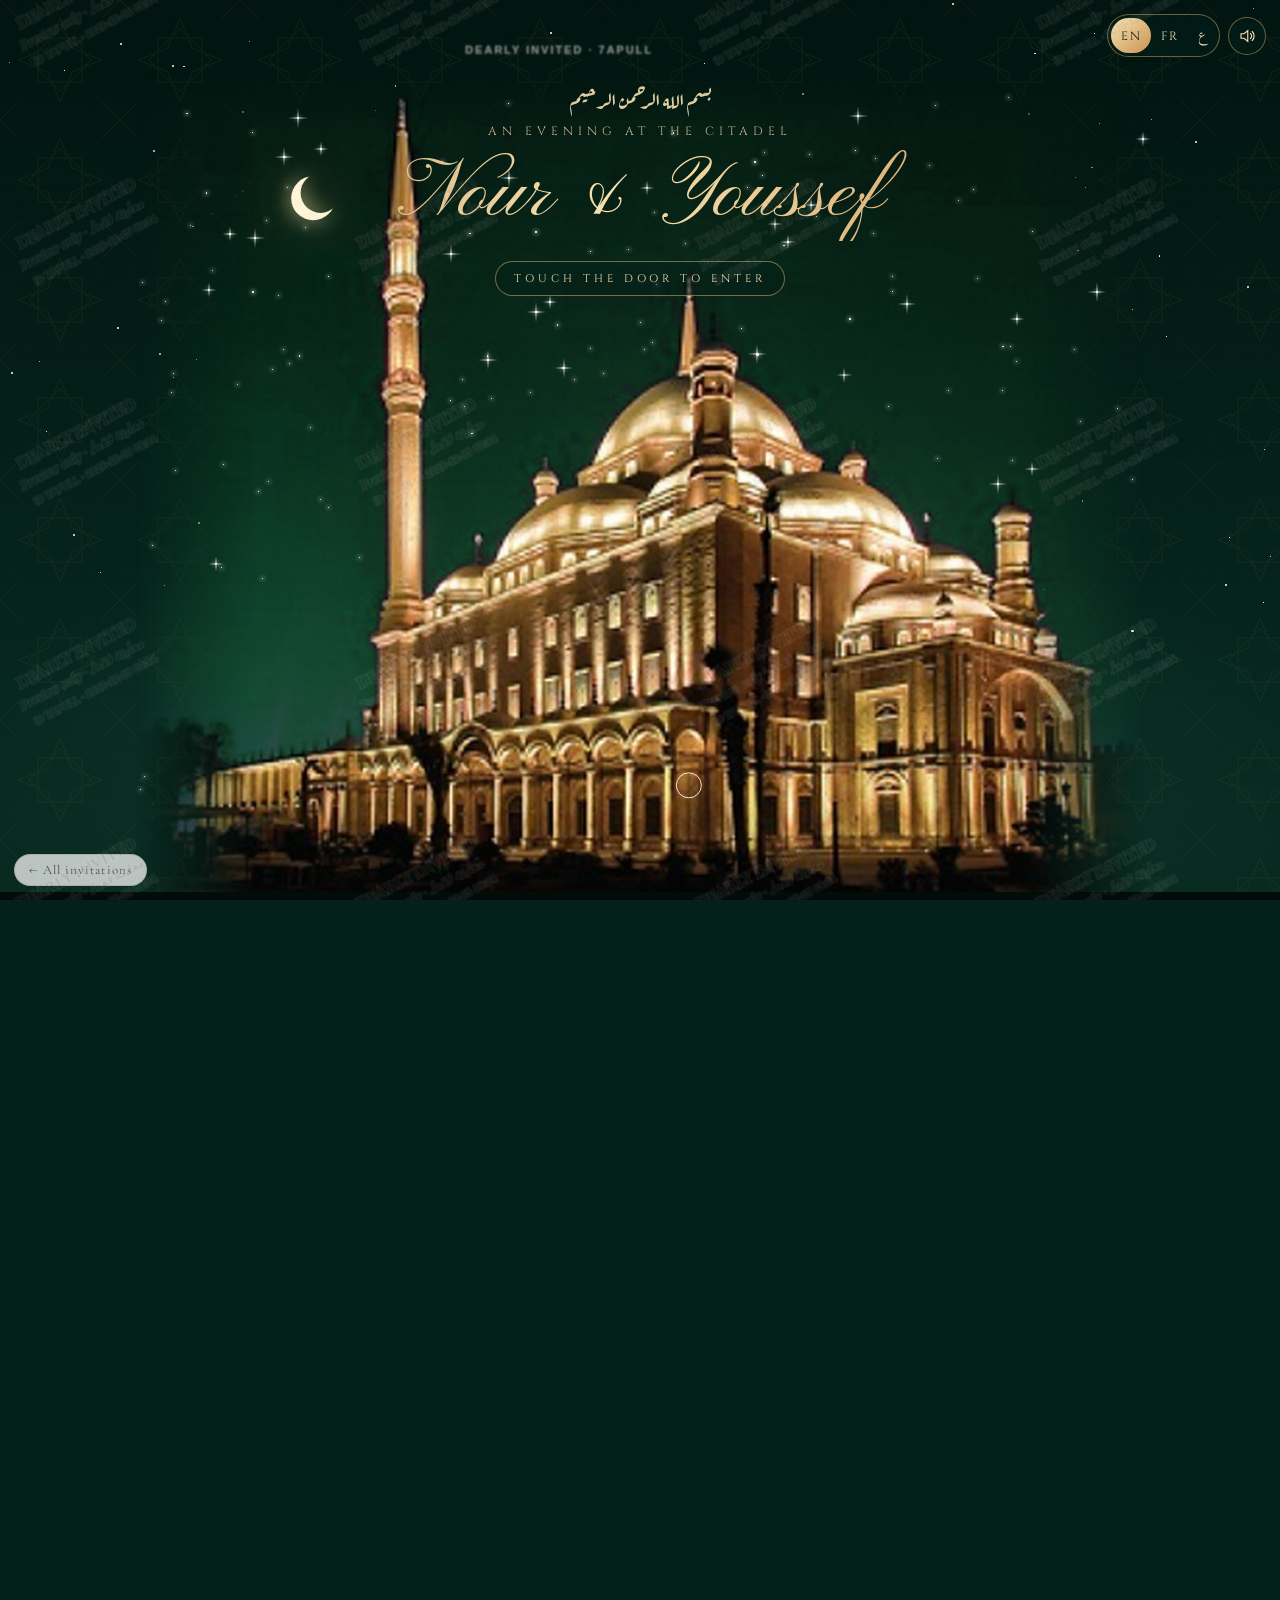
<file: invitations/citadelle-emeraude/index.html>
<!DOCTYPE html> <html lang="en"> <head> <meta charset="utf-8"> <meta name="viewport" content="width=device-width,initial-scale=1"> <title>A Night at the Citadel · Émeraude — Katb El-Kitab Invitation</title> <link rel="preconnect" href="https://fonts.googleapis.com"> <link rel="preconnect" href="https://fonts.gstatic.com" crossorigin> <link href="https://fonts.googleapis.com/css2?family=Pinyon+Script&family=Cinzel:wght@400;500;600&family=Cormorant+Garamond:ital,wght@0,400;0,500;1,400&family=Aref+Ruqaa:wght@400;700&family=Amiri:ital,wght@0,400;0,700;1,400&display=swap" rel="stylesheet"> <style>:root{--night:#04201a;--night2:#0a3328;--gold:#e3b873;--gold-hi:#f8e2b0;--gold-lo:#a8743f;--ink:#f3e6cc;--soft:#c9b691;--script:'Pinyon Script',cursive;--caps:'Cinzel',serif;--serif:'Cormorant Garamond',serif}html[dir=rtl]{--script:'Aref Ruqaa',serif;--caps:'Amiri',serif;--serif:'Amiri',serif}*{box-sizing:border-box;margin:0;padding:0}body{background:var(--night);color:var(--ink);font-family:var(--serif);overflow-x:hidden;-webkit-font-smoothing:antialiased;min-height:100vh}body.locked{overflow:hidden;height:100vh}#sky{position:fixed;inset:0;z-index:0;pointer-events:none;background:radial-gradient(ellipse 80% 40% at 50% 85%,rgba(24,80,62,.45) 0,transparent 70%),linear-gradient(180deg,#021510 0,#041e18 45%,#06261e 75%,#082a21 100%)}#sky .geo{position:absolute;inset:0;opacity:.06;background-size:120px 120px;background-image:url("data:image/svg+xml,%3Csvg xmlns='http://www.w3.org/2000/svg' viewBox='0 0 120 120'%3E%3Cg fill='none' stroke='%23e3b873' stroke-width='1'%3E%3Cpath d='M60 18 L72 48 L102 60 L72 72 L60 102 L48 72 L18 60 L48 48Z'/%3E%3Crect x='38' y='38' width='44' height='44'/%3E%3Crect x='38' y='38' width='44' height='44' transform='rotate(45 60 60)'/%3E%3Cpath d='M0 0 L18 18 M120 0 L102 18 M0 120 L18 102 M120 120 L102 102'/%3E%3C/g%3E%3C/svg%3E")}.star{position:absolute;border-radius:50%;background:#fff;animation:tw ease-in-out infinite}@keyframes tw{0%,100%{opacity:.2}50%{opacity:1}}.dust{position:absolute;width:3px;height:3px;border-radius:50%;background:radial-gradient(circle,#fff3cf,#e3b873 60%,transparent 70%);animation:float linear infinite;opacity:0}@keyframes float{0%{transform:translateY(0);opacity:0}15%{opacity:.9}85%{opacity:.7}100%{transform:translateY(-100vh) translateX(var(--dx));opacity:0}}.controls{position:fixed;top:14px;inset-inline-end:14px;z-index:70;display:flex;gap:8px;align-items:center}.lang{display:flex;background:rgba(4,32,26,.55);backdrop-filter:blur(6px);border:1px solid rgba(227,184,115,.45);border-radius:30px;padding:3px}.lang button{border:0;background:0 0;font-family:Cinzel,serif;font-size:12px;letter-spacing:.12em;color:var(--gold-hi);padding:5px 10px;border-radius:20px;cursor:pointer}.lang button[data-l=ar]{font-family:Amiri,serif;letter-spacing:0;font-size:14px}.lang button.on{background:linear-gradient(135deg,#f8e2b0,#c99354);color:var(--night)}.sound{width:38px;height:38px;border-radius:50%;border:1px solid rgba(227,184,115,.45);background:rgba(4,32,26,.55);backdrop-filter:blur(6px);cursor:pointer;display:grid;place-items:center;color:var(--gold-hi)}.sound svg{width:18px;height:18px}#stage{position:fixed;inset:0;z-index:30;overflow:hidden;transition:opacity 1.8s ease}#world{position:absolute;inset:0;will-change:transform}#world.zoom1{transition:transform 3.4s cubic-bezier(.45,0,.3,1)}#world.zoom2{transition:transform 3.8s cubic-bezier(.4,0,.6,1)}#photo{position:absolute;left:50%;bottom:0;transform:translateX(-50%);width:min(135vw,1180px,112vh);aspect-ratio:1040/854}#photo img{position:absolute;inset:0;width:100%;height:100%;display:block;-webkit-mask-image:linear-gradient(to bottom,transparent 0%,#000 7%),linear-gradient(to right,transparent 0%,#000 12%,#000 88%,transparent 100%);-webkit-mask-composite:source-in;mask-image:linear-gradient(to bottom,transparent 0%,#000 7%),linear-gradient(to right,transparent 0%,#000 12%,#000 88%,transparent 100%);mask-composite:intersect}#photo::after{content:"";position:absolute;left:-50vw;right:-50vw;top:99%;height:120vh;background:linear-gradient(180deg,#020c09,#020a08)}#pstars{position:absolute;inset:0;pointer-events:none}#pstars i{position:absolute;border-radius:50%;background:#fff;box-shadow:0 0 4px 1px rgba(255,255,255,.6);animation:tw ease-in-out infinite}#pstars i.big::after,#pstars i.big::before{content:"";position:absolute;left:50%;top:50%;background:linear-gradient(90deg,transparent,#fff,transparent);transform:translate(-50%,-50%)}#pstars i.big::before{width:900%;height:1px}#pstars i.big::after{width:1px;height:900%;background:linear-gradient(180deg,transparent,#fff,transparent)}.moon{position:absolute;left:15%;top:12%;width:5.2%;aspect-ratio:1;pointer-events:none;filter:drop-shadow(0 0 10px rgba(255,226,160,.75)) drop-shadow(0 0 28px rgba(255,210,130,.35));animation:moon 7s ease-in-out infinite}.moon svg{width:100%;height:100%;display:block}@keyframes moon{0%,100%{transform:translateY(0)}50%{transform:translateY(-4px)}}#stage.vanish{opacity:0}#stage.vanish #photo{filter:blur(6px) brightness(1.25);transition:filter 1.8s ease}.door{position:absolute;left:54.8%;top:86.2%;width:3.6%;height:12%;transform:translate(-50%,-50%);cursor:pointer}.door::before{content:"";position:absolute;inset:-60% -160%}.door .slit{position:absolute;inset:0;filter:blur(.6px);border-radius:50% 50% 2px 2px/22% 22% 2px 2px;background:linear-gradient(180deg,#fffaf0,#ffe3a6);clip-path:inset(0 50% 0 50%);box-shadow:0 0 18px 6px rgba(255,214,140,.8);transition:clip-path 2s cubic-bezier(.5,0,.2,1)}.door .bloom{position:absolute;left:50%;top:50%;width:520%;height:300%;transform:translate(-50%,-50%) scale(.4);opacity:0;border-radius:50%;background:radial-gradient(circle,rgba(255,250,235,.95) 0,rgba(255,220,150,.6) 35%,rgba(255,200,120,0) 70%);transition:opacity 2s ease,transform 2.4s ease}.door .hint{position:absolute;left:50%;top:50%;width:26px;height:26px;transform:translate(-50%,-50%);border-radius:50%;border:1px solid rgba(255,240,210,.95);animation:pulse 2.2s ease-out infinite}@keyframes pulse{0%{transform:translate(-50%,-50%) scale(.6);opacity:1}100%{transform:translate(-50%,-50%) scale(2.6);opacity:0}}#stage.go .door .hint{display:none}#stage.doors .door .slit{clip-path:inset(0 0 0 0)}#stage.doors .door .bloom{opacity:1;transform:translate(-50%,-50%) scale(1)}.intro{position:absolute;left:0;right:0;top:9vh;text-align:center;z-index:2;transition:opacity 1s}.intro .bism{font-family:'Aref Ruqaa',serif;font-size:22px;color:var(--gold-hi);opacity:.9;margin-bottom:8px}.intro .pre{font-family:var(--caps);letter-spacing:.42em;font-size:12px;color:var(--soft);text-transform:uppercase}html[dir=rtl] .intro .pre{letter-spacing:0;font-size:16px}.intro h1{font-family:var(--script);font-weight:400;font-size:clamp(46px,12vw,84px);line-height:1.1;margin:10px 0 6px}html[dir=rtl] .intro h1{font-size:clamp(38px,10vw,64px);line-height:1.6}.intro .tap{margin-top:14px;display:inline-block;font-family:var(--caps);font-size:11px;letter-spacing:.36em;text-transform:uppercase;color:var(--gold-hi);padding:9px 18px;border:1px solid rgba(227,184,115,.5);border-radius:30px;background:rgba(4,32,26,.5);animation:breathe 2.6s ease-in-out infinite;cursor:pointer}html[dir=rtl] .intro .tap{letter-spacing:0;font-size:15px}@keyframes breathe{0%,100%{opacity:.55}50%{opacity:1}}#stage.go .intro{opacity:0}.foil{background:linear-gradient(100deg,#b8834a 0,#f8e2b0 22%,#c99354 40%,#fff1cf 55%,#c99354 70%,#f3d49a 85%,#b8834a 100%);background-size:220% 100%;-webkit-background-clip:text;background-clip:text;color:transparent;animation:foil 6s ease-in-out infinite}@keyframes foil{0%,100%{background-position:0 0}50%{background-position:100% 0}}.flick{animation:flick 5s ease-in-out infinite}@keyframes flick{0%,100%{opacity:1}45%{opacity:.82}50%{opacity:1}72%{opacity:.9}}.pearl{position:absolute;border-radius:50%;background:radial-gradient(ellipse 30% 22% at 31% 25%,#fff 0 40%,rgba(255,255,255,0) 100%),radial-gradient(circle at 70% 78%,rgba(255,255,255,.75) 0 6%,rgba(255,255,255,0) 15%),radial-gradient(circle at 60% 82%,rgba(255,222,232,.55) 0 12%,transparent 36%),radial-gradient(circle at 42% 38%,#fffefb 0,#f7f1e9 26%,#e6dccf 55%,#c9b9a9 80%,#9d8e80 100%);box-shadow:0 2px 3px rgba(0,0,0,.45),0 5px 10px rgba(0,0,0,.25),inset -1px -2px 4px rgba(120,100,90,.35),inset 1px 1px 2px rgba(255,255,255,.9)}.pearl::after{content:"";position:absolute;inset:0;border-radius:50%;mix-blend-mode:soft-light;background:conic-gradient(from 200deg,rgba(255,200,220,0),rgba(255,200,220,.35),rgba(200,240,232,.3),rgba(230,215,255,.32),rgba(255,200,220,0))}.pearl.glint::before{content:"";position:absolute;left:16%;top:10%;width:36%;height:36%;z-index:2;background:radial-gradient(circle,#fff 0 16%,transparent 62%);animation:glint 4.5s ease-in-out infinite;animation-delay:var(--gd,0s)}@keyframes glint{0%,100%,80%{opacity:0;transform:scale(.5) rotate(0)}89%{opacity:1;transform:scale(1.8) rotate(45deg)}}.sp{position:absolute;inset:0;pointer-events:none;z-index:0}.sp .st{position:absolute;border-radius:50%;background:#fff6e0;box-shadow:0 0 4px 1px rgba(255,236,190,.55);animation:tw ease-in-out infinite}.sp .st.big::after,.sp .st.big::before{content:"";position:absolute;left:50%;top:50%;transform:translate(-50%,-50%)}.sp .st.big::before{width:800%;height:1px;background:linear-gradient(90deg,transparent,#fff3d0,transparent)}.sp .st.big::after{width:1px;height:800%;background:linear-gradient(180deg,transparent,#fff3d0,transparent)}.card>:not(.sp):not(.corner):not(.sheen):not(.lanterns){position:relative;z-index:1}.pearlrow{display:flex;justify-content:center;align-items:center;gap:2px;margin:-2px auto 4px;height:16px}.pearlrow .pearl{position:relative}main{position:relative;z-index:1;padding:70px 16px 70px;display:flex;flex-direction:column;align-items:center;gap:30px;opacity:0;transition:opacity 2s ease .4s}.revealed main{opacity:1}.card{position:relative;width:min(460px,92vw);text-align:center;color:var(--ink);background:radial-gradient(ellipse 120% 60% at 50% 0,#17594a 0,transparent 70%),linear-gradient(180deg,#0b3a2f,#062820);border:1px solid transparent;border-image:linear-gradient(135deg,#f8e2b0,#a8743f 30%,#f3d49a 50%,#a8743f 70%,#f8e2b0) 1;box-shadow:0 30px 70px -25px rgba(0,0,0,.7),0 0 0 6px #052a21,0 0 0 7px rgba(227,184,115,.55),0 0 50px -10px rgba(227,184,115,.25);padding:28px 30px 40px;overflow:hidden;transform:translateY(40px) scale(.96);transition:transform 2s cubic-bezier(.2,.7,.2,1)}.revealed .card{transform:none}.card::before{content:"";position:absolute;inset:10px;border:1px solid rgba(227,184,115,.35);pointer-events:none}.card .sheen{position:absolute;inset:0;pointer-events:none;overflow:hidden;z-index:5}.card .sheen::before{content:"";position:absolute;top:-30%;bottom:-30%;width:45%;left:-60%;transform:skewX(-14deg);background:linear-gradient(105deg,transparent,rgba(255,236,190,0) 20%,rgba(255,236,190,.1) 48%,rgba(255,255,255,.06) 54%,transparent 80%);animation:sweep 8s ease-in-out infinite;animation-delay:var(--sd,2s)}@keyframes sweep{0%{left:-60%}100%,45%{left:130%}}.corner{position:absolute;width:52px;height:52px;pointer-events:none;z-index:2}.corner svg{width:100%;height:100%}.corner.tl{top:3px;left:3px}.corner.tr{top:3px;right:3px;transform:scaleX(-1)}.corner.bl{bottom:3px;left:3px;transform:scaleY(-1)}.corner.br{bottom:3px;right:3px;transform:scale(-1,-1)}.lanterns{position:absolute;left:0;right:0;top:0;height:120px;pointer-events:none;z-index:2}.fanous{position:absolute;top:0;transform-origin:50% 0;animation:sway ease-in-out infinite alternate}.fanous svg{display:block;overflow:visible}.fanous .lamp{animation:flick 3.2s ease-in-out infinite}@keyframes sway{from{transform:rotate(-4deg)}to{transform:rotate(4deg)}}.archwin{position:relative;width:84%;margin:30px auto 6px}.archwin svg{display:block;width:100%;height:auto;overflow:visible}.pre2{font-family:var(--caps);font-size:11px;letter-spacing:.34em;text-transform:uppercase;color:var(--soft);margin-top:58px;line-height:1.9}html[dir=rtl] .pre2{letter-spacing:0;font-size:16px}.verse{font-family:Amiri,serif;font-size:17px;line-height:1.9;color:var(--gold-hi);margin-top:14px;direction:rtl}.verse small{display:block;font-family:var(--serif);font-style:italic;font-size:14px;color:var(--soft);direction:ltr}html[dir=rtl] .verse small{display:none}.names{font-family:var(--script);font-weight:400;font-size:clamp(48px,13vw,66px);line-height:1.05;margin:8px 0}html[dir=rtl] .names{font-size:clamp(40px,11vw,54px);line-height:1.55}.names .amp{display:block;font-size:.5em}.lead{font-size:19px;font-style:italic;color:var(--ink);opacity:.9;line-height:1.5}html[dir=rtl] .lead{font-style:normal;font-size:20px}.when{font-family:var(--caps);font-size:17px;letter-spacing:.14em;color:var(--gold-hi);line-height:1.6}html[dir=rtl] .when{letter-spacing:0;font-size:21px}.when small{display:block;font-family:var(--serif);font-size:16px;letter-spacing:.06em;color:var(--soft);font-style:italic}html[dir=rtl] .when small{font-style:normal;font-size:18px}.where{font-size:19px;line-height:1.5}.where em{color:var(--soft)}.map{display:inline-flex;align-items:center;gap:8px;margin-top:16px;padding:9px 18px;border:1px solid rgba(227,184,115,.55);border-radius:30px;font-family:var(--caps);font-size:11px;letter-spacing:.24em;text-transform:uppercase;color:var(--gold-hi);text-decoration:none;background:rgba(255,255,255,.03)}html[dir=rtl] .map{letter-spacing:0;font-size:15px}.map svg{width:14px;height:14px}h2{font-family:var(--script);font-weight:400;font-size:44px;line-height:1.25}html[dir=rtl] h2{font-size:34px;line-height:1.8}.count{display:flex;justify-content:center;gap:8px;margin-top:18px}.count div{width:66px;padding:12px 0 9px;border:1px solid rgba(227,184,115,.45);background:rgba(255,255,255,.03);border-radius:33px 33px 3px 3px}.count b{display:block;font-family:var(--caps);font-weight:500;font-size:26px;color:var(--gold-hi);font-variant-numeric:lining-nums tabular-nums}.count span{font-size:10px;letter-spacing:.2em;text-transform:uppercase;color:var(--soft)}html[dir=rtl] .count span{letter-spacing:0;font-size:14px}.sched{list-style:none;margin-top:14px;text-align:start}.sched li{display:grid;grid-template-columns:70px 1fr;gap:12px;padding:13px 0;border-bottom:1px dotted rgba(227,184,115,.35);align-items:baseline}.sched li:last-child{border-bottom:0}.sched time{font-family:var(--caps);font-size:16px;color:var(--gold)}.sched strong{display:block;font-weight:500;font-size:19px;letter-spacing:.04em;color:var(--gold-hi)}.sched p{font-style:italic;color:var(--soft);font-size:16px}html[dir=rtl] .sched p{font-style:normal}.galnote{font-size:16px;font-style:italic;color:var(--soft)}html[dir=rtl] .galnote{font-style:normal}.gallery{display:grid;grid-template-columns:1fr 1fr;gap:14px;margin-top:18px}.gallery.three .ph:first-child{grid-column:1/3;aspect-ratio:4/3}.ph{position:relative;aspect-ratio:3/4;border:0;padding:4px;cursor:pointer;background:linear-gradient(135deg,#f8e2b0,#a8743f 40%,#f3d49a 60%,#a8743f);box-shadow:0 14px 26px -14px rgba(0,0,0,.7)}.ph,.ph .img{-webkit-mask:var(--ogee) center/100% 100% no-repeat;mask:var(--ogee) center/100% 100% no-repeat;clip-path:none}.ph .img{position:absolute;inset:4px;overflow:hidden;background:#0b3a2f center/cover;display:grid;place-items:center;background-image:radial-gradient(ellipse at 50% 100%,#1a5c4b,#0b3a2f 70%)}.ph .img svg{width:28px;height:28px;color:rgba(227,184,115,.7);margin-top:20%}.ph.has .img svg{display:none}.lightbox{position:fixed;inset:0;z-index:80;background:rgba(2,16,12,.9);display:none;place-items:center;padding:24px}.lightbox.on{display:grid}.lightbox img{max-width:100%;max-height:86vh;border:4px solid #e3b873}footer{font-family:var(--caps);font-size:11px;letter-spacing:.4em;text-transform:uppercase;color:var(--soft);text-align:center}footer b{font-family:'Pinyon Script',cursive;font-weight:400;font-size:28px;letter-spacing:0;text-transform:none;display:block;margin-top:4px}.reveal{opacity:0;transform:translateY(30px);transition:opacity 1.2s ease,transform 1.2s ease}.reveal.in{opacity:1;transform:none}@media (prefers-reduced-motion:reduce){*{animation:none!important;transition-duration:.01s!important}}</style> <meta name="copyright" content="© Dearly Invited. All rights reserved."> <script src="../../assets/protect.js" defer="defer"></script> </head> <body class="locked"> <svg width="0" height="0" style="position:absolute" aria-hidden="true"> <defs> <linearGradient id="skyIn" x1="0" y1="0" x2="0" y2="1"><stop offset="0" stop-color="#03191a"/><stop offset=".6" stop-color="#0b3a2f"/><stop offset="1" stop-color="#0e3a30"/></linearGradient> <linearGradient id="goldLine" x1="0" y1="0" x2="1" y2="1"><stop offset="0" stop-color="#fff1cf"/><stop offset=".35" stop-color="#c99354"/><stop offset=".6" stop-color="#f8e2b0"/><stop offset="1" stop-color="#a8743f"/></linearGradient> <radialGradient id="lampGlow" cx="50%" cy="55%" r="55%"><stop offset="0" stop-color="#fff6d8"/><stop offset=".45" stop-color="#ffd27a"/><stop offset="1" stop-color="#e8963d"/></radialGradient> <radialGradient id="halo" cx="50%" cy="50%" r="50%"><stop offset="0" stop-color="#ffd98e" stop-opacity=".55"/><stop offset="1" stop-color="#ffd98e" stop-opacity="0"/></radialGradient> </defs> </svg> <div id="sky"><div class="geo"></div></div> <div class="controls"> <div class="lang" role="group" aria-label="Language"><button data-l="en" class="on">EN</button><button data-l="fr">FR</button><button data-l="ar">ع</button></div> <button class="sound" id="sound" aria-label="Music"> <svg id="icoOn" viewBox="0 0 24 24" fill="none" stroke="currentColor" stroke-width="1.5" stroke-linecap="round"><path d="M4 9h4l5-4v14l-5-4H4z"/><path d="M16.5 8.5a5 5 0 0 1 0 7M19 6a8.5 8.5 0 0 1 0 12"/></svg> <svg id="icoOff" viewBox="0 0 24 24" fill="none" stroke="currentColor" stroke-width="1.5" stroke-linecap="round" style="display:none"><path d="M4 9h4l5-4v14l-5-4H4z"/><path d="M17 9l5 6M22 9l-5 6"/></svg> </button> </div> <div id="stage"> <div id="world"> <div class="intro"> <p class="bism">بسم الله الرحمن الرحيم</p> <p class="pre" data-i="pre">An evening at the Citadel</p> <h1 class="foil"><span data-i="bride">Nour</span> &amp; <span data-i="groom">Youssef</span></h1> <button class="tap" id="tapBtn" data-i="tap">Touch the door to enter</button> </div> <div id="photo"><img src="citadel.jpg" alt="The Mosque of Muhammad Ali at the Citadel, lit at night"> <div id="pstars"></div> <div class="moon"><svg viewBox="0 0 100 100"><defs><mask id="cres"><rect width="100" height="100" fill="#fff"/><circle cx="64" cy="40" r="38" fill="#000"/></mask></defs><circle cx="50" cy="50" r="42" fill="#fff4d6" mask="url(#cres)"/></svg></div> <div class="door" id="door"><i class="bloom"></i><i class="hint"></i></div> </div> </div> </div> <main> <section class="card" id="hero"> <div class="lanterns" id="lanterns"></div> <div class="corner tl"></div><div class="corner tr"></div><div class="corner bl"></div><div class="corner br"></div> <p class="pre2" data-i="families">Together with their families</p> <p class="verse">وَمِنْ آيَاتِهِ أَنْ خَلَقَ لَكُم مِّنْ أَنفُسِكُمْ أَزْوَاجًا لِّتَسْكُنُوا إِلَيْهَا<small data-i="verseT">“And among His signs is that He created for you mates, that you may find tranquillity in them.”</small></p> <div class="archwin"><svg id="mini" viewBox="0 0 400 340"></svg></div> <div class="pearlrow" id="prow"></div> <h1 class="names foil"><span data-i="bride">Nour</span><span class="amp">&amp;</span><span data-i="groom">Youssef</span></h1> <p class="lead" data-i="request">request the honour of your presence at their Katb El-Kitab</p> <i class="orn"></i> <p class="when"><span id="dateLine">Friday, 15 October 2027</span><small data-i="time">at five o'clock in the afternoon</small></p> <i class="orn"></i> <p class="where"><span data-i="venue">The Mosque of Muhammad Ali</span><br><em data-i="city">The Citadel of Salah El-Din, Cairo</em></p> <a class="map" id="mapBtn" href="https://www.google.com/maps/search/?api=1&query=Mosque+of+Muhammad+Ali+Cairo+Citadel" target="_blank" rel="noopener"><svg viewBox="0 0 24 24" fill="none" stroke="currentColor" stroke-width="1.5"><path d="M12 21s-7-6.2-7-11.5A7 7 0 0 1 19 9.5C19 14.8 12 21 12 21z"/><circle cx="12" cy="9.5" r="2.5"/></svg><span data-i="mapBtn">Open the map</span></a> </section> <section class="card reveal"> <div class="corner tl"></div><div class="corner tr"></div><div class="corner bl"></div><div class="corner br"></div> <h2 class="foil" data-i="countTitle">Counting the days</h2> <div class="count"> <div><b id="cd-d">0</b><span data-i="days">Days</span></div><div><b id="cd-h">0</b><span data-i="hours">Hours</span></div> <div><b id="cd-m">0</b><span data-i="mins">Minutes</span></div><div><b id="cd-s">0</b><span data-i="secs">Seconds</span></div> </div> </section> <section class="card reveal"> <div class="corner tl"></div><div class="corner tr"></div><div class="corner bl"></div><div class="corner br"></div> <h2 class="foil" data-i="progTitle">The evening</h2> <ul class="sched"> <li><time>17:00</time><div><strong data-i="p1">Arrival</strong><p data-i="p1d">Welcome in the alabaster courtyard</p></div></li> <li><time>17:30</time><div><strong data-i="p2">Katb El-Kitab</strong><p data-i="p2d">Beneath the great dome</p></div></li> <li><time>19:00</time><div><strong data-i="p3">Zaffa</strong><p data-i="p3d">Drums and lanterns under the minarets</p></div></li> <li><time>20:00</time><div><strong data-i="p4">Dinner</strong><p data-i="p4d">With all of Cairo glittering below</p></div></li> </ul> </section> <section class="card reveal" id="gallerySec"> <div class="corner tl"></div><div class="corner tr"></div><div class="corner bl"></div><div class="corner br"></div> <h2 class="foil" data-i="galTitle">Our moments</h2> <p class="galnote" data-i="galNote">Tap a frame to add a photo</p> <div class="gallery" id="gallery"></div> <input type="file" id="gfile" accept="image/*" hidden> </section> <footer class="reveal"><span data-i="made">Crafted by</span><b class="foil">Dearly Invited</b></footer> </main> <div class="lightbox" id="lightbox"><img id="lbImg" alt=""></div> <script>const STARS=[[46.35,36.3,.8],[30.38,10.77,.8],[3.85,48.01,1.3],[11.54,26.46,1.3],[54.42,20.61,.8],[51.54,25.53,.6],[51.15,32.55,1],[32.31,37,1.3],[73.27,10.3,1.3],[48.85,21.31,1],[93.08,33.49,.8],[88.85,19.2,1],[60,30.91,.6],[15.96,5.39,2.2],[67.5,17.33,1],[13.08,49.41,1],[86.73,33.02,1],[39.04,38.64,.8],[45,33.26,1],[34.81,34.66,2.2],[5,4.92,1.3],[16.15,34.19,1.3],[3.46,38.64,1.3],[63.27,18.27,1.7],[15.19,35.13,1],[87.31,34.89,1],[31.15,39.58,.6],[71.54,5.15,2.2],[33.27,43.56,1.3],[19.04,52.46,1],[83.46,24.82,.8],[11.54,7.26,.6],[6.92,14.52,1.3],[39.62,28.81,2.2],[7.12,26.23,1.7],[87.31,29.74,1.7],[36.92,3.75,.6],[50,30.21,1],[40.96,27.63,1.7],[51.35,16.86,1.3],[10,37.7,.8],[7.88,59.25,1.7],[18.27,51.52,1],[32.5,40.28,1.3],[14.62,33.49,1],[8.65,47.31,1],[11.73,19.91,2.2],[79.42,46.6,1],[.58,25.29,1],[50.58,13.82,1.7],[75,26.46,.6],[39.62,19.2,1.3],[86.54,3.04,.8],[22.12,58.55,1.3],[71.35,9.37,.6],[14.62,10.07,2.2],[75,24.59,1.3],[76.35,27.87,2.2],[78.65,11.24,.8],[85.38,49.65,2.2],[83.08,14.05,1],[73.08,19.44,1],[97.31,40.52,1.3],[.77,85.01,1],[61.35,14.29,.8],[45,21.55,.6],[86.92,46.84,1],[66.92,15.93,1.7],[34.81,34.19,1.3],[18.27,9.13,1.7],[35.19,39.34,1.3],[64.23,20.84,1.3],[17.31,42.86,.8],[31.15,21.78,2.2],[15,13.82,1],[43.46,37,1.3],[88.85,47.78,1.7],[61.54,33.96,2.2],[2.5,29.98,1],[5.38,18.5,.8],[61.35,10.77,1.3],[95.19,26.46,2.2],[12.88,17.8,1],[13.46,35.83,1],[9.23,19.44,1.7],[19.04,24.59,.6],[62.31,9.6,.8],[53.27,7.26,1.3],[81.54,15.46,.8],[.38,86.65,1],[98.85,49.18,1],[42.31,35.6,2.2],[99.81,7.96,1.7],[33.08,19.44,1.3],[64.62,20.37,1.7],[12.12,50.59,.6],[3.65,36.3,1],[16.73,18.74,.8],[2.88,27.63,1],[1.54,57.14,1],[74.62,40.28,1],[36.92,12.65,2.2],[70.19,36.53,1.7],[41.73,30.44,1.3],[66.73,9.84,1],[62.12,12.41,.6],[93.65,42.15,.8],[8.46,59.72,1],[7.5,23.89,.8],[60.58,13.82,.6],[14.04,26.93,1.3],[70.77,29.74,1.3],[79.23,3.98,1],[12.5,61.12,1.3],[85.96,38.41,1],[85.96,33.02,1.3],[80.58,38.41,1],[50.38,33.49,.8]],T={en:{pre:"An evening at the Citadel",tap:"Touch the door to enter",families:"Together with their families",bride:"Nour",groom:"Youssef",verseT:"“And among His signs is that He created for you mates, that you may find tranquillity in them.”",request:"request the honour of your presence at their Katb El-Kitab",time:"at five o'clock in the afternoon",venue:"The Mosque of Muhammad Ali",city:"The Citadel of Salah El-Din, Cairo",mapBtn:"Open the map",countTitle:"Counting the days",days:"Days",hours:"Hours",mins:"Minutes",secs:"Seconds",progTitle:"The evening",p1:"Arrival",p1d:"Welcome in the alabaster courtyard",p2:"Katb El-Kitab",p2d:"Beneath the great dome",p3:"Zaffa",p3d:"Drums and lanterns under the minarets",p4:"Dinner",p4d:"With all of Cairo glittering below",galTitle:"Our moments",galNote:"Tap a frame to add a photo",made:"Crafted by",locale:"en-GB"},fr:{pre:"Une soirée à la Citadelle",tap:"Touchez la porte pour entrer",families:"Avec leurs familles",bride:"Nour",groom:"Youssef",verseT:"« Et parmi Ses signes, Il a créé de vous, pour vous, des épouses afin que vous trouviez auprès d’elles la quiétude. »",request:"ont l'honneur de vous convier à leur Katb El-Kitab",time:"à dix-sept heures",venue:"La Mosquée Mohamed Ali",city:"La Citadelle de Saladin, Le Caire",mapBtn:"Voir le plan",countTitle:"Le compte à rebours",days:"Jours",hours:"Heures",mins:"Minutes",secs:"Secondes",progTitle:"La soirée",p1:"Accueil",p1d:"Dans la cour d’albâtre",p2:"Katb El-Kitab",p2d:"Sous la grande coupole",p3:"Zaffa",p3d:"Tambours et lanternes au pied des minarets",p4:"Dîner",p4d:"Avec tout Le Caire scintillant en contrebas",galTitle:"Nos moments",galNote:"Touchez un cadre pour ajouter une photo",made:"Créé par",locale:"fr-FR"},ar:{pre:"أمسية في القلعة",tap:"المس الباب للدخول",families:"بحضور عائلتيهما",bride:"نور",groom:"يوسف",verseT:"",request:"يتشرفان بدعوتكم لحضور عقد قرانهما",time:"في تمام الساعة الخامسة مساءً",venue:"مسجد محمد علي",city:"قلعة صلاح الدين، القاهرة",mapBtn:"افتح الخريطة",countTitle:"الأيام المتبقية",days:"يوم",hours:"ساعة",mins:"دقيقة",secs:"ثانية",progTitle:"برنامج الأمسية",p1:"الاستقبال",p1d:"في الصحن المرمري",p2:"كتب الكتاب",p2d:"تحت القبة الكبرى",p3:"الزفة",p3d:"طبول وفوانيس عند المآذن",p4:"العشاء",p4d:"والقاهرة كلها تتلألأ من حولنا",galTitle:"لحظاتنا",galNote:"المس الإطار لإضافة صورة",made:"تصميم",locale:"ar-EG"}},EVENT=new Date("2027-10-15T17:00:00+02:00");let lang="en";function setLang(e){lang=e;const t=T[e];document.documentElement.lang=e,document.documentElement.dir="ar"===e?"rtl":"ltr",document.querySelectorAll("[data-i]").forEach(e=>{null!=t[e.dataset.i]&&(e.textContent=t[e.dataset.i])}),document.querySelectorAll(".lang button").forEach(t=>t.classList.toggle("on",t.dataset.l===e)),document.getElementById("dateLine").textContent=EVENT.toLocaleDateString(t.locale,{weekday:"long",day:"numeric",month:"long",year:"numeric",timeZone:"Africa/Cairo",numberingSystem:"latn"})}document.querySelectorAll(".lang button").forEach(e=>e.onclick=()=>setLang(e.dataset.l));const OGEE="M20,340 V150 C20,96 70,74 120,58 C162,44 192,28 200,0 C208,28 238,44 280,58 C330,74 380,96 380,150 V340 Z";document.documentElement.style.setProperty("--ogee",`url("data:image/svg+xml,${encodeURIComponent(`<svg xmlns='http://www.w3.org/2000/svg' viewBox='0 0 400 340' preserveAspectRatio='none'><path d='${OGEE.replace("V340","V340")}'/></svg>`)}")`),function(){const e=document.getElementById("mini");let t="";STARS.forEach(([e,n,a])=>{n<55&&(t+=`<circle cx="${(4.24*e-12).toFixed(1)}" cy="${(3.48*n-8).toFixed(1)}" r="${(.45*a).toFixed(2)}" fill="#fff" class="flick" style="animation-delay:${(5*Math.random()).toFixed(1)}s"/>`)}),e.innerHTML=`<defs><clipPath id="archClip"><path d="${OGEE}"/></clipPath></defs>\n    <g clip-path="url(#archClip)"><rect width="400" height="340" fill="url(#skyIn)"/>\n      <image href="citadel.jpg" x="-12" y="-8" width="424" height="348" preserveAspectRatio="xMidYMax slice"/>${t}</g>\n    <path d="${OGEE}" fill="none" stroke="url(#goldLine)" stroke-width="3"/>\n    <path d="M10,340 V148 C10,88 64,64 116,48 C158,34 188,16 200,-12 C212,16 242,34 284,48 C336,64 390,88 390,148 V340" fill="none" stroke="#e3b873" stroke-width="1" opacity=".7"/>\n    <g transform="translate(200,-26)"><path d="M0,10 V-4" stroke="#f8e2b0" stroke-width="1.5"/><circle cy="12" r="3.5" fill="#f8e2b0"/>\n      <path d="M-7,-12 A9,9 0 1 0 6,-20 A7,7 0 1 1 -7,-12Z" fill="#f8e2b0"/></g>`}();const khatam=(e,t,n,a)=>`<rect x="${e-n}" y="${t-n}" width="${2*n}" height="${2*n}" fill="none" stroke="#f3d49a" stroke-width="${a}"/><rect x="${e-n}" y="${t-n}" width="${2*n}" height="${2*n}" fill="none" stroke="#f3d49a" stroke-width="${a}" transform="rotate(45 ${e} ${t})"/>`;document.querySelectorAll(".corner").forEach(e=>e.innerHTML=`<svg viewBox="0 0 52 52"><path d="M2,50 V24 M24,2 H50" fill="none" stroke="url(#goldLine)" stroke-width="1.4"/>\n  <path d="M8,50 V30 M30,8 H50" fill="none" stroke="#e3b873" stroke-width=".7" opacity=".7"/>\n  ${khatam(13,13,8,1.1)}<circle cx="13" cy="13" r="2.6" fill="#f8e2b0"/>${khatam(13,13,4,.6)}</svg>`),document.querySelectorAll(".orn").forEach(e=>{const t=document.createElement("div");t.className="pearlrow",t.style.margin="16px auto";const n=()=>{const e=document.createElement("span");return e.style.cssText="width:44px;height:1px;margin:0 6px;background:linear-gradient(90deg,transparent,#e3b873,transparent)",e};[4,6].forEach(e=>t.appendChild(mkPearl(e))),t.appendChild(n());const a=document.createElement("span");a.innerHTML=`<svg width="18" height="18" viewBox="0 0 18 18">${khatam(9,9,5.2,1)}<circle cx="9" cy="9" r="2" fill="#f8e2b0"/></svg>`,a.style.display="flex",t.appendChild(a),t.appendChild(n()),[6,4].forEach(e=>t.appendChild(mkPearl(e))),e.replaceWith(t)}),function(){const e=document.getElementById("lanterns");[[14,30,4.2],[50,8,5.4],[86,30,4.8]].forEach(([t,n,a])=>{const o=document.createElement("div");o.className="fanous",o.style.cssText=`left:calc(${t}% - 17px);animation-duration:${a}s;animation-delay:${-Math.random()*a}s`,o.innerHTML=(e=>`<svg width="34" height="${e+64}" viewBox="0 0 34 ${e+64}">\n    <line x1="17" y1="0" x2="17" y2="${e}" stroke="#c99354" stroke-width="1"/>\n    <g transform="translate(0,${e})">\n      <circle cx="17" cy="32" r="26" fill="url(#halo)"/>\n      <path d="M17,0 L22,8 H12Z" fill="#e3b873"/>\n      <path d="M9,8 H25 L28,16 H6Z" fill="#c99354"/>\n      <path class="lamp" d="M7,16 H27 L24,40 H10Z" fill="url(#lampGlow)" stroke="#a8743f" stroke-width="1"/>\n      <path d="M12,16 L14,40 M22,16 L20,40 M17,16 V40" stroke="#a8743f" stroke-width=".8"/>\n      <path d="M10,40 H24 L20,48 H14Z" fill="#c99354"/><circle cx="17" cy="52" r="2.2" fill="#e3b873"/></g></svg>`)(n),e.appendChild(o)})}(),function(){const e=document.getElementById("pstars");STARS.forEach(([t,n,a])=>{const o=document.createElement("i");a>=1.7&&(o.className="big"),o.style.cssText=`left:${t}%;top:${n}%;width:${a}px;height:${a}px;animation-duration:${2+4*Math.random()}s;animation-delay:${6*-Math.random()}s`,e.appendChild(o)})}(),function(){const e=document.getElementById("sky");for(let t=0;t<110;t++){const t=document.createElement("i");t.className="star";const n=1.8*Math.random()+.4;t.style.cssText=`width:${n}px;height:${n}px;left:${100*Math.random()}%;top:${70*Math.random()}%;animation-duration:${2+4*Math.random()}s;animation-delay:${5*-Math.random()}s`,e.appendChild(t)}for(let t=0;t<26;t++){const t=document.createElement("i");t.className="dust",t.style.cssText=`left:${100*Math.random()}%;bottom:-10px;--dx:${80*Math.random()-40}px;animation-duration:${14+16*Math.random()}s;animation-delay:${30*-Math.random()}s`,e.appendChild(t)}}();let ctx,master,delay,muted=!1,playing=!1,nextT=0,step=0;const chords=[[50,57,62,66],[43,55,58,62],[50,57,62,66],[48,55,60,63],[46,53,58,62],[43,55,58,62],[51,55,58,63],[50,57,62,66]],melody=[[81,79,78,79],[82,81,79,78],[78,79,81,82],[84,82,81,79],[77,79,81,82],[79,78,75,74],[75,78,79,78],[74,0,0,0]],hz=e=>440*Math.pow(2,(e-69)/12);function note(e,t,n,a=2.4){const o=ctx.createOscillator(),r=ctx.createOscillator(),s=ctx.createGain(),l=ctx.createGain();o.frequency.value=hz(e),r.frequency.value=4.02*hz(e),l.gain.value=.12,r.connect(l).connect(s),o.connect(s),s.gain.setValueAtTime(0,t),s.gain.linearRampToValueAtTime(n,t+.006),s.gain.exponentialRampToValueAtTime(5e-4,t+a),s.connect(master),s.connect(delay),o.start(t),r.start(t),o.stop(t+a+.1),r.stop(t+a+.1)}function drum(e,t){const n=ctx.createOscillator(),a=ctx.createGain();n.type="sine",n.frequency.setValueAtTime(t?110:220,e),n.frequency.exponentialRampToValueAtTime(t?55:140,e+.18),a.gain.setValueAtTime(t?.09:.035,e),a.gain.exponentialRampToValueAtTime(5e-4,e+(t?.35:.12)),n.connect(a).connect(master),n.start(e),n.stop(e+.4)}function startMusic(){if(!ctx){ctx=new(window.AudioContext||window.webkitAudioContext),master=ctx.createGain(),master.gain.value=muted?0:.5,master.connect(ctx.destination),delay=ctx.createDelay(),delay.delayTime.value=.33;const e=ctx.createGain();e.gain.value=.34;const t=ctx.createGain();t.gain.value=.4;const n=ctx.createBiquadFilter();n.type="lowpass",n.frequency.value=2400,delay.connect(n).connect(e).connect(delay),n.connect(t).connect(master)}ctx.resume&&ctx.resume(),playing||(playing=!0,nextT=ctx.currentTime+.1,setInterval(()=>{for(;nextT<ctx.currentTime+1.2;){const e=Math.floor(step/8)%8,t=step%8,n=chords[e];if(note(n[[0,1,2,3,2,1,2,3][t]]+12,nextT,.075),0===t&&note(n[0],nextT,.07,3.4),step>=64&&t%2==0){const n=melody[e][t/2];n&&note(n-12,nextT,.065,2.2)}step>=64&&(0===t||3===t?drum(nextT,!0):5!==t&&6!==t||drum(nextT,!1)),nextT+=.42,step++,step>=128&&(step=64)}},200))}function setMuted(e){muted=e,master&&master.gain.setTargetAtTime(e?0:.5,ctx.currentTime,.15),document.getElementById("icoOn").style.display=e?"none":"",document.getElementById("icoOff").style.display=e?"":"none"}function swell(){if(!ctx||muted)return;const e=ctx.currentTime;[38,45,50,57].forEach((t,n)=>{const a=ctx.createOscillator(),o=ctx.createGain();a.type="triangle",a.frequency.value=hz(t),o.gain.setValueAtTime(0,e),o.gain.linearRampToValueAtTime(.035,e+1.2),o.gain.exponentialRampToValueAtTime(5e-4,e+4.5),a.connect(o).connect(master),a.start(e+.05*n),a.stop(e+5)})}document.getElementById("sound").onclick=()=>{if(playing)setMuted(!muted);else{setMuted(!1);try{startMusic()}catch(e){}}};let opened=!1;function enter(){if(opened)return;opened=!0;try{startMusic()}catch(e){}const e=document.getElementById("stage"),t=document.getElementById("world");e.classList.add("go");const n=document.getElementById("door").getBoundingClientRect(),a=n.left+n.width/2,o=n.top+n.height/2;t.style.transformOrigin=`${a}px ${o}px`;const r=innerWidth/2-a,s=.55*innerHeight-o,l=Math.min(2.8,.3*innerHeight/n.height);t.classList.add("zoom1"),requestAnimationFrame(()=>t.style.transform=`translate(${r}px,${s}px) scale(${l})`),setTimeout(()=>e.classList.add("doors"),2100),setTimeout(()=>{t.classList.remove("zoom1"),t.classList.add("zoom2"),t.style.transform=`translate(${r}px,${s}px) scale(${4*l})`,swell()},3300),setTimeout(()=>{e.classList.add("vanish"),document.body.classList.add("revealed"),document.body.classList.remove("locked"),scrollTo(0,0)},4700),setTimeout(()=>{e.style.display="none"},6800)}function tick(){let e=Math.max(0,EVENT-new Date);const t=Math.floor(e/864e5);e-=864e5*t;const n=Math.floor(e/36e5);e-=36e5*n;const a=Math.floor(e/6e4),o=Math.floor((e-6e4*a)/1e3);document.getElementById("cd-d").textContent=t,document.getElementById("cd-h").textContent=String(n).padStart(2,"0"),document.getElementById("cd-m").textContent=String(a).padStart(2,"0"),document.getElementById("cd-s").textContent=String(o).padStart(2,"0")}document.getElementById("tapBtn").onclick=enter,document.getElementById("door").addEventListener("click",enter),tick(),setInterval(tick,1e3);const io=new IntersectionObserver(e=>e.forEach(e=>{e.isIntersecting&&(e.target.classList.add("in"),io.unobserve(e.target))}),{threshold:.12});function mkPearl(e){const t=document.createElement("span");return t.className="pearl"+(Math.random()<.22?" glint":""),t.style.cssText=`width:${e}px;height:${e}px`,t.style.setProperty("--gd",(4.5*Math.random()).toFixed(1)+"s"),t}function pSize(){const e=Math.random();return e<.42?3+2.5*Math.random():e<.8?6+3*Math.random():10+5*Math.random()}document.querySelectorAll(".reveal").forEach(e=>io.observe(e)),document.querySelectorAll(".card").forEach((e,t)=>{const n=document.createElement("div");n.className="sheen",n.style.setProperty("--sd",2+1.4*t+"s"),e.appendChild(n)}),document.querySelectorAll(".card").forEach(e=>{const t=document.createElement("div");t.className="sp",e.prepend(t);const n=Math.round(e.offsetHeight/9);for(let e=0;e<n;e++){const e=document.createElement("i"),n=Math.random()<.12?2.4:1.4*Math.random()+.6;e.className="st"+(n>2?" big":""),e.style.cssText=`left:${(96*Math.random()+2).toFixed(1)}%;top:${(96*Math.random()+2).toFixed(1)}%;width:${n}px;height:${n}px;opacity:.8;animation-duration:${(2+4*Math.random()).toFixed(1)}s;animation-delay:${(6*-Math.random()).toFixed(1)}s`,t.appendChild(e)}const a=[];let o=0,r=Math.round(e.offsetHeight/22)+10;for(;a.length<r&&o<3e3;){o++;const n=Math.floor(4*Math.random()),r=Math.pow(Math.random(),1.8)*(Math.random()<.5?1:-1)*.5+.5;let s,l;const i=1.5+5*Math.random();if(0===n?(s=100*r,l=i*(e.offsetWidth/e.offsetHeight)):1===n?(s=100*r,l=100-i*(e.offsetWidth/e.offsetHeight)):2===n?(s=i,l=100*r):(s=100-i,l=100*r),a.some(([t,n])=>Math.hypot((t-s)*e.offsetWidth/100,(n-l)*e.offsetHeight/100)<14))continue;a.push([s,l]);const c=pSize(),d=mkPearl(c);d.style.left=`calc(${s}% - ${c/2}px)`,d.style.top=`calc(${l}% - ${c/2}px)`,t.appendChild(d)}}),function(){const e=document.getElementById("prow"),t=[5,9,5,7,5,12,5,7,5,9,5];[...t,14,...t.slice().reverse()].forEach(t=>e.appendChild(mkPearl(t)))}();const SHOW_GALLERY=!0,GALLERY=["","","",""];!function(){const e=document.getElementById("gallerySec");if(!GALLERY.length)return void e.remove();const t=document.getElementById("gallery");3===GALLERY.length&&t.classList.add("three"),GALLERY.some(Boolean)&&document.querySelector(".galnote").remove();let n=null;const a=document.getElementById("gfile");GALLERY.slice(0,4).forEach(e=>{const o=document.createElement("button");o.className="ph",o.type="button",o.innerHTML='<div class="img"><svg viewBox="0 0 24 24" fill="none" stroke="currentColor" stroke-width="1.2"><rect x="3" y="6" width="18" height="13" rx="2"/><circle cx="12" cy="12.5" r="3.5"/><path d="M8 6l1.5-2h5L16 6"/></svg></div>',e&&(o.classList.add("has"),o.querySelector(".img").style.backgroundImage=`url("${e}")`,o.dataset.src=e),o.onclick=()=>{o.dataset.src?(lbImg.src=o.dataset.src,lightbox.classList.add("on")):(n=o,a.click())},t.appendChild(o)}),a.onchange=()=>{const e=a.files[0];if(!e||!n)return;const t=URL.createObjectURL(e);n.dataset.src=t,n.classList.add("has"),n.querySelector(".img").style.backgroundImage=`url("${t}")`,a.value=""},lightbox.onclick=()=>lightbox.classList.remove("on")}(),setLang("en")</script> <script>!function(){var e=(location.hash||"").slice(1);if("fr"===e||"ar"===e||"en"===e)try{setLang(e)}catch(e){}var t={en:"← All invitations",fr:"← Toutes les invitations",ar:"كل الدعوات ←"},n=document.createElement("a");function o(){var e=document.documentElement.lang||"en";n.textContent=t[e]||t.en}n.id="diBack",n.href="../../index.html#collections",n.target="_top",n.style.cssText="position:fixed;left:14px;bottom:14px;z-index:90;font:13px Cormorant Garamond,Georgia,serif;letter-spacing:.08em;padding:7px 14px;border-radius:20px;text-decoration:none;color:#5a4a42;background:rgba(255,255,255,.72);backdrop-filter:blur(6px);border:1px solid rgba(160,130,90,.35)",window.self!==window.top&&(n.style.display="none"),document.body.appendChild(n),o(),new MutationObserver(o).observe(document.documentElement,{attributes:!0,attributeFilter:["lang"]})}()</script> <style id="seq-kit">.seq-i{opacity:0;translate:0 18px}.seq-go .seq-i{opacity:1;translate:none;transition:opacity 1.3s ease,translate 1.4s cubic-bezier(.2,.7,.2,1);transition-delay:calc(var(--seq-base,.6s) + var(--i) * .45s)}@media (prefers-reduced-motion:reduce){.seq-i{opacity:1!important;translate:none!important}}</style> <script>!function(){var e=document.querySelector("#hero");if(e){var s=0;[].forEach.call(e.children,function(e){e.matches(".corner,.sp,.sheen,.lanterns,.lace-edge,.frame,.lace,.rose,script,style")||(e.classList.add("seq-i"),e.style.setProperty("--i",s++))}),e.style.setProperty("--seq-base",".9s"),window.seqGo=function(){e.classList.add("seq-go")},new MutationObserver(function(){document.body.classList.contains("revealed")&&window.seqGo()}).observe(document.body,{attributes:!0,attributeFilter:["class"]})}}()</script> </body> </html>
</file>
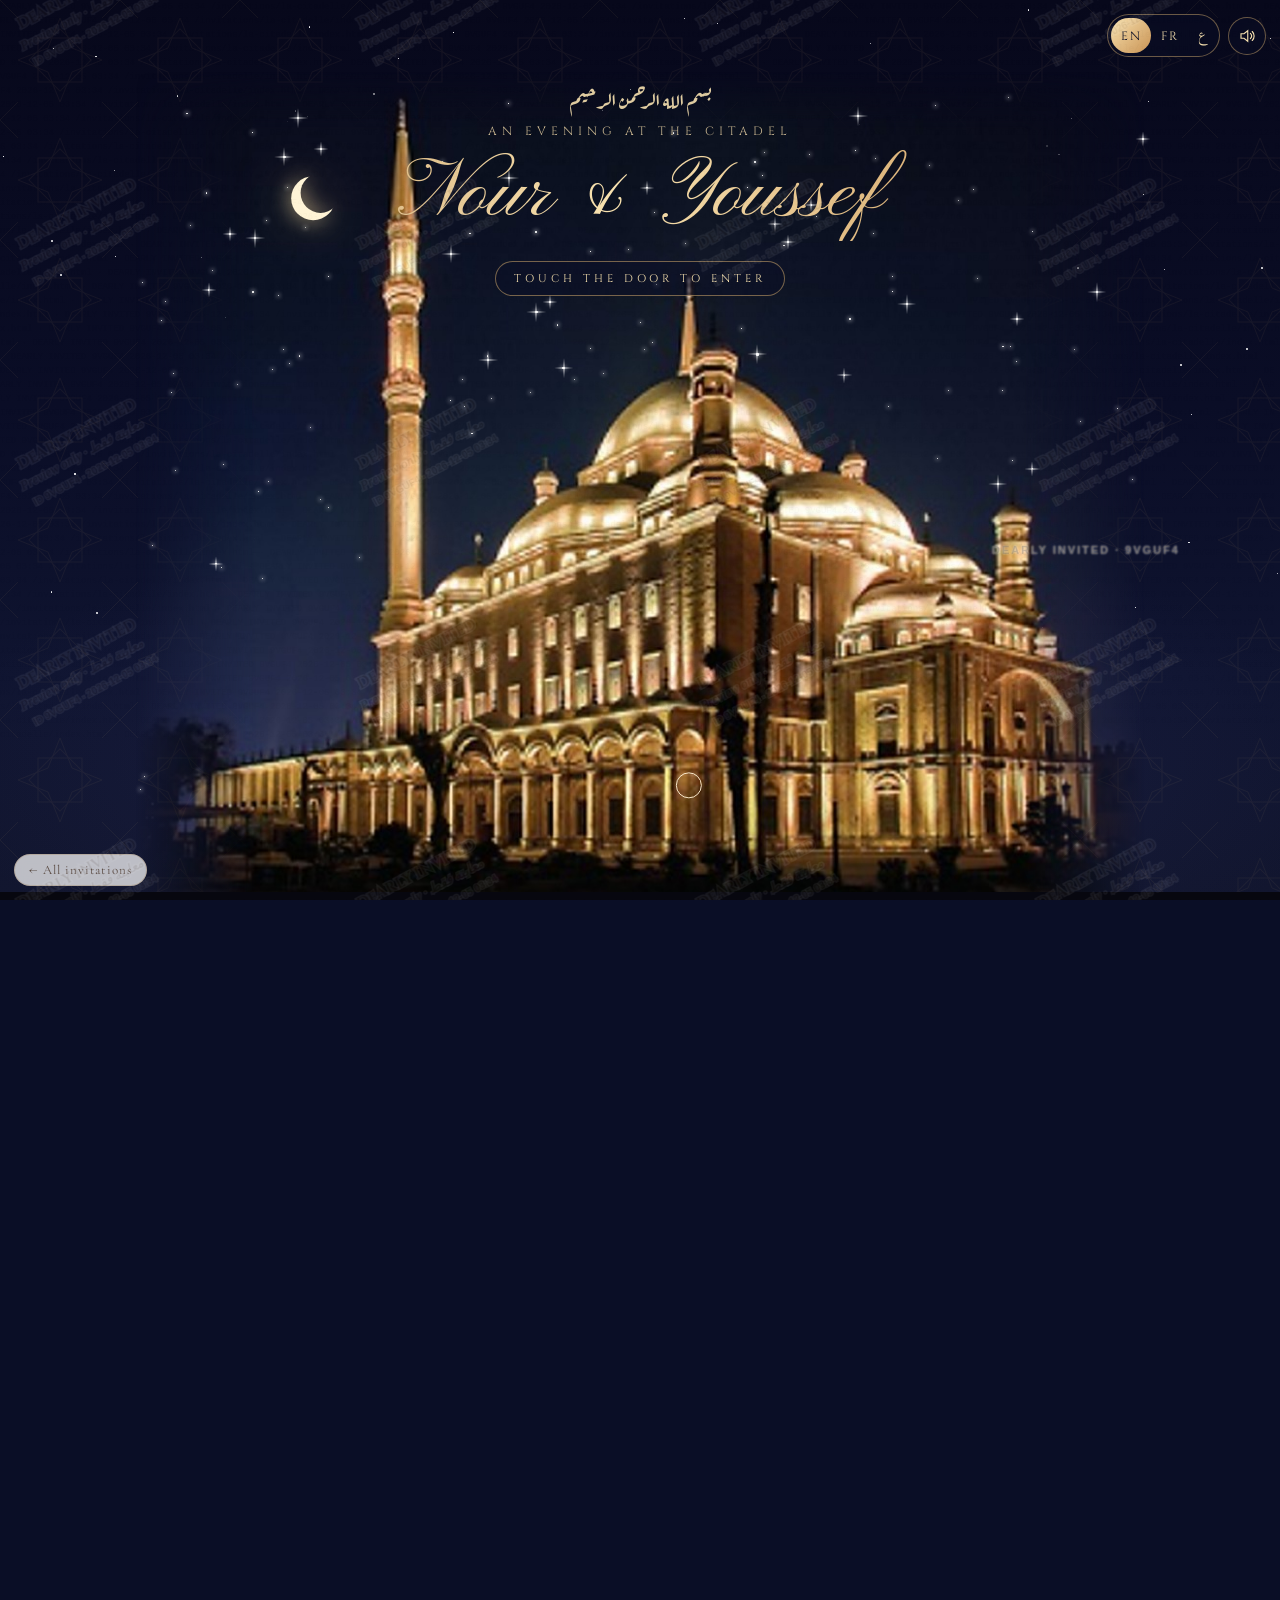
<file: invitations/la-citadelle/index.html>
<!DOCTYPE html> <html lang="en"> <head> <meta charset="utf-8"> <meta name="viewport" content="width=device-width,initial-scale=1"> <title>A Night at the Citadel — Katb El-Kitab Invitation</title> <link rel="preconnect" href="https://fonts.googleapis.com"> <link rel="preconnect" href="https://fonts.gstatic.com" crossorigin> <link href="https://fonts.googleapis.com/css2?family=Pinyon+Script&family=Cinzel:wght@400;500;600&family=Cormorant+Garamond:ital,wght@0,400;0,500;1,400&family=Aref+Ruqaa:wght@400;700&family=Amiri:ital,wght@0,400;0,700;1,400&display=swap" rel="stylesheet"> <style>:root{--night:#0a0e26;--night2:#141a3f;--gold:#e3b873;--gold-hi:#f8e2b0;--gold-lo:#a8743f;--ink:#f3e6cc;--soft:#c9b691;--script:'Pinyon Script',cursive;--caps:'Cinzel',serif;--serif:'Cormorant Garamond',serif}html[dir=rtl]{--script:'Aref Ruqaa',serif;--caps:'Amiri',serif;--serif:'Amiri',serif}*{box-sizing:border-box;margin:0;padding:0}body{background:var(--night);color:var(--ink);font-family:var(--serif);overflow-x:hidden;-webkit-font-smoothing:antialiased;min-height:100vh}body.locked{overflow:hidden;height:100vh}#sky{position:fixed;inset:0;z-index:0;pointer-events:none;background:radial-gradient(ellipse 80% 40% at 50% 85%,rgba(40,44,86,.5) 0,transparent 70%),linear-gradient(180deg,#07081b 0,#0a0d26 45%,#0f1430 75%,#12162f 100%)}#sky .geo{position:absolute;inset:0;opacity:.06;background-size:120px 120px;background-image:url("data:image/svg+xml,%3Csvg xmlns='http://www.w3.org/2000/svg' viewBox='0 0 120 120'%3E%3Cg fill='none' stroke='%23e3b873' stroke-width='1'%3E%3Cpath d='M60 18 L72 48 L102 60 L72 72 L60 102 L48 72 L18 60 L48 48Z'/%3E%3Crect x='38' y='38' width='44' height='44'/%3E%3Crect x='38' y='38' width='44' height='44' transform='rotate(45 60 60)'/%3E%3Cpath d='M0 0 L18 18 M120 0 L102 18 M0 120 L18 102 M120 120 L102 102'/%3E%3C/g%3E%3C/svg%3E")}.star{position:absolute;border-radius:50%;background:#fff;animation:tw ease-in-out infinite}@keyframes tw{0%,100%{opacity:.2}50%{opacity:1}}.dust{position:absolute;width:3px;height:3px;border-radius:50%;background:radial-gradient(circle,#fff3cf,#e3b873 60%,transparent 70%);animation:float linear infinite;opacity:0}@keyframes float{0%{transform:translateY(0);opacity:0}15%{opacity:.9}85%{opacity:.7}100%{transform:translateY(-100vh) translateX(var(--dx));opacity:0}}.controls{position:fixed;top:14px;inset-inline-end:14px;z-index:70;display:flex;gap:8px;align-items:center}.lang{display:flex;background:rgba(10,14,38,.55);backdrop-filter:blur(6px);border:1px solid rgba(227,184,115,.45);border-radius:30px;padding:3px}.lang button{border:0;background:0 0;font-family:Cinzel,serif;font-size:12px;letter-spacing:.12em;color:var(--gold-hi);padding:5px 10px;border-radius:20px;cursor:pointer}.lang button[data-l=ar]{font-family:Amiri,serif;letter-spacing:0;font-size:14px}.lang button.on{background:linear-gradient(135deg,#f8e2b0,#c99354);color:var(--night)}.sound{width:38px;height:38px;border-radius:50%;border:1px solid rgba(227,184,115,.45);background:rgba(10,14,38,.55);backdrop-filter:blur(6px);cursor:pointer;display:grid;place-items:center;color:var(--gold-hi)}.sound svg{width:18px;height:18px}#stage{position:fixed;inset:0;z-index:30;overflow:hidden;transition:opacity 1.8s ease}#world{position:absolute;inset:0;will-change:transform}#world.zoom1{transition:transform 3.4s cubic-bezier(.45,0,.3,1)}#world.zoom2{transition:transform 3.8s cubic-bezier(.4,0,.6,1)}#photo{position:absolute;left:50%;bottom:0;transform:translateX(-50%);width:min(135vw,1180px,112vh);aspect-ratio:1040/854}#photo img{position:absolute;inset:0;width:100%;height:100%;display:block;-webkit-mask-image:linear-gradient(to bottom,transparent 0%,#000 7%),linear-gradient(to right,transparent 0%,#000 12%,#000 88%,transparent 100%);-webkit-mask-composite:source-in;mask-image:linear-gradient(to bottom,transparent 0%,#000 7%),linear-gradient(to right,transparent 0%,#000 12%,#000 88%,transparent 100%);mask-composite:intersect}#photo::after{content:"";position:absolute;left:-50vw;right:-50vw;top:99%;height:120vh;background:linear-gradient(180deg,#07070f,#05050f)}#pstars{position:absolute;inset:0;pointer-events:none}#pstars i{position:absolute;border-radius:50%;background:#fff;box-shadow:0 0 4px 1px rgba(255,255,255,.6);animation:tw ease-in-out infinite}#pstars i.big::after,#pstars i.big::before{content:"";position:absolute;left:50%;top:50%;background:linear-gradient(90deg,transparent,#fff,transparent);transform:translate(-50%,-50%)}#pstars i.big::before{width:900%;height:1px}#pstars i.big::after{width:1px;height:900%;background:linear-gradient(180deg,transparent,#fff,transparent)}.moon{position:absolute;left:15%;top:12%;width:5.2%;aspect-ratio:1;pointer-events:none;filter:drop-shadow(0 0 10px rgba(255,226,160,.75)) drop-shadow(0 0 28px rgba(255,210,130,.35));animation:moon 7s ease-in-out infinite}.moon svg{width:100%;height:100%;display:block}@keyframes moon{0%,100%{transform:translateY(0)}50%{transform:translateY(-4px)}}#stage.vanish{opacity:0}#stage.vanish #photo{filter:blur(6px) brightness(1.25);transition:filter 1.8s ease}.door{position:absolute;left:54.8%;top:86.2%;width:3.6%;height:12%;transform:translate(-50%,-50%);cursor:pointer}.door::before{content:"";position:absolute;inset:-60% -160%}.door .slit{position:absolute;inset:0;filter:blur(.6px);border-radius:50% 50% 2px 2px/22% 22% 2px 2px;background:linear-gradient(180deg,#fffaf0,#ffe3a6);clip-path:inset(0 50% 0 50%);box-shadow:0 0 18px 6px rgba(255,214,140,.8);transition:clip-path 2s cubic-bezier(.5,0,.2,1)}.door .bloom{position:absolute;left:50%;top:50%;width:520%;height:300%;transform:translate(-50%,-50%) scale(.4);opacity:0;border-radius:50%;background:radial-gradient(circle,rgba(255,250,235,.95) 0,rgba(255,220,150,.6) 35%,rgba(255,200,120,0) 70%);transition:opacity 2s ease,transform 2.4s ease}.door .hint{position:absolute;left:50%;top:50%;width:26px;height:26px;transform:translate(-50%,-50%);border-radius:50%;border:1px solid rgba(255,240,210,.95);animation:pulse 2.2s ease-out infinite}@keyframes pulse{0%{transform:translate(-50%,-50%) scale(.6);opacity:1}100%{transform:translate(-50%,-50%) scale(2.6);opacity:0}}#stage.go .door .hint{display:none}#stage.doors .door .slit{clip-path:inset(0 0 0 0)}#stage.doors .door .bloom{opacity:1;transform:translate(-50%,-50%) scale(1)}.intro{position:absolute;left:0;right:0;top:9vh;text-align:center;z-index:2;transition:opacity 1s}.intro .bism{font-family:'Aref Ruqaa',serif;font-size:22px;color:var(--gold-hi);opacity:.9;margin-bottom:8px}.intro .pre{font-family:var(--caps);letter-spacing:.42em;font-size:12px;color:var(--soft);text-transform:uppercase}html[dir=rtl] .intro .pre{letter-spacing:0;font-size:16px}.intro h1{font-family:var(--script);font-weight:400;font-size:clamp(46px,12vw,84px);line-height:1.1;margin:10px 0 6px}html[dir=rtl] .intro h1{font-size:clamp(38px,10vw,64px);line-height:1.6}.intro .tap{margin-top:14px;display:inline-block;font-family:var(--caps);font-size:11px;letter-spacing:.36em;text-transform:uppercase;color:var(--gold-hi);padding:9px 18px;border:1px solid rgba(227,184,115,.5);border-radius:30px;background:rgba(10,14,38,.5);animation:breathe 2.6s ease-in-out infinite;cursor:pointer}html[dir=rtl] .intro .tap{letter-spacing:0;font-size:15px}@keyframes breathe{0%,100%{opacity:.55}50%{opacity:1}}#stage.go .intro{opacity:0}.foil{background:linear-gradient(100deg,#b8834a 0,#f8e2b0 22%,#c99354 40%,#fff1cf 55%,#c99354 70%,#f3d49a 85%,#b8834a 100%);background-size:220% 100%;-webkit-background-clip:text;background-clip:text;color:transparent;animation:foil 6s ease-in-out infinite}@keyframes foil{0%,100%{background-position:0 0}50%{background-position:100% 0}}.flick{animation:flick 5s ease-in-out infinite}@keyframes flick{0%,100%{opacity:1}45%{opacity:.82}50%{opacity:1}72%{opacity:.9}}.pearl{position:absolute;border-radius:50%;background:radial-gradient(ellipse 30% 22% at 31% 25%,#fff 0 40%,rgba(255,255,255,0) 100%),radial-gradient(circle at 70% 78%,rgba(255,255,255,.75) 0 6%,rgba(255,255,255,0) 15%),radial-gradient(circle at 60% 82%,rgba(255,222,232,.55) 0 12%,transparent 36%),radial-gradient(circle at 42% 38%,#fffefb 0,#f7f1e9 26%,#e6dccf 55%,#c9b9a9 80%,#9d8e80 100%);box-shadow:0 2px 3px rgba(0,0,0,.45),0 5px 10px rgba(0,0,0,.25),inset -1px -2px 4px rgba(120,100,90,.35),inset 1px 1px 2px rgba(255,255,255,.9)}.pearl::after{content:"";position:absolute;inset:0;border-radius:50%;mix-blend-mode:soft-light;background:conic-gradient(from 200deg,rgba(255,200,220,0),rgba(255,200,220,.35),rgba(200,240,232,.3),rgba(230,215,255,.32),rgba(255,200,220,0))}.pearl.glint::before{content:"";position:absolute;left:16%;top:10%;width:36%;height:36%;z-index:2;background:radial-gradient(circle,#fff 0 16%,transparent 62%);animation:glint 4.5s ease-in-out infinite;animation-delay:var(--gd,0s)}@keyframes glint{0%,100%,80%{opacity:0;transform:scale(.5) rotate(0)}89%{opacity:1;transform:scale(1.8) rotate(45deg)}}.sp{position:absolute;inset:0;pointer-events:none;z-index:0}.sp .st{position:absolute;border-radius:50%;background:#fff6e0;box-shadow:0 0 4px 1px rgba(255,236,190,.55);animation:tw ease-in-out infinite}.sp .st.big::after,.sp .st.big::before{content:"";position:absolute;left:50%;top:50%;transform:translate(-50%,-50%)}.sp .st.big::before{width:800%;height:1px;background:linear-gradient(90deg,transparent,#fff3d0,transparent)}.sp .st.big::after{width:1px;height:800%;background:linear-gradient(180deg,transparent,#fff3d0,transparent)}.card>:not(.sp):not(.corner):not(.sheen):not(.lanterns){position:relative;z-index:1}.pearlrow{display:flex;justify-content:center;align-items:center;gap:2px;margin:-2px auto 4px;height:16px}.pearlrow .pearl{position:relative}main{position:relative;z-index:1;padding:70px 16px 70px;display:flex;flex-direction:column;align-items:center;gap:30px;opacity:0;transition:opacity 2s ease .4s}.revealed main{opacity:1}.card{position:relative;width:min(460px,92vw);text-align:center;color:var(--ink);background:radial-gradient(ellipse 120% 60% at 50% 0,#232b5e 0,transparent 70%),linear-gradient(180deg,#121838,#0b102b);border:1px solid transparent;border-image:linear-gradient(135deg,#f8e2b0,#a8743f 30%,#f3d49a 50%,#a8743f 70%,#f8e2b0) 1;box-shadow:0 30px 70px -25px rgba(0,0,0,.7),0 0 0 6px #0c112d,0 0 0 7px rgba(227,184,115,.55),0 0 50px -10px rgba(227,184,115,.25);padding:28px 30px 40px;overflow:hidden;transform:translateY(40px) scale(.96);transition:transform 2s cubic-bezier(.2,.7,.2,1)}.revealed .card{transform:none}.card::before{content:"";position:absolute;inset:10px;border:1px solid rgba(227,184,115,.35);pointer-events:none}.card .sheen{position:absolute;inset:0;pointer-events:none;overflow:hidden;z-index:5}.card .sheen::before{content:"";position:absolute;top:-30%;bottom:-30%;width:45%;left:-60%;transform:skewX(-14deg);background:linear-gradient(105deg,transparent,rgba(255,236,190,0) 20%,rgba(255,236,190,.1) 48%,rgba(255,255,255,.06) 54%,transparent 80%);animation:sweep 8s ease-in-out infinite;animation-delay:var(--sd,2s)}@keyframes sweep{0%{left:-60%}100%,45%{left:130%}}.corner{position:absolute;width:52px;height:52px;pointer-events:none;z-index:2}.corner svg{width:100%;height:100%}.corner.tl{top:3px;left:3px}.corner.tr{top:3px;right:3px;transform:scaleX(-1)}.corner.bl{bottom:3px;left:3px;transform:scaleY(-1)}.corner.br{bottom:3px;right:3px;transform:scale(-1,-1)}.lanterns{position:absolute;left:0;right:0;top:0;height:120px;pointer-events:none;z-index:2}.fanous{position:absolute;top:0;transform-origin:50% 0;animation:sway ease-in-out infinite alternate}.fanous svg{display:block;overflow:visible}.fanous .lamp{animation:flick 3.2s ease-in-out infinite}@keyframes sway{from{transform:rotate(-4deg)}to{transform:rotate(4deg)}}.archwin{position:relative;width:84%;margin:30px auto 6px}.archwin svg{display:block;width:100%;height:auto;overflow:visible}.pre2{font-family:var(--caps);font-size:11px;letter-spacing:.34em;text-transform:uppercase;color:var(--soft);margin-top:58px;line-height:1.9}html[dir=rtl] .pre2{letter-spacing:0;font-size:16px}.verse{font-family:Amiri,serif;font-size:17px;line-height:1.9;color:var(--gold-hi);margin-top:14px;direction:rtl}.verse small{display:block;font-family:var(--serif);font-style:italic;font-size:14px;color:var(--soft);direction:ltr}html[dir=rtl] .verse small{display:none}.names{font-family:var(--script);font-weight:400;font-size:clamp(48px,13vw,66px);line-height:1.05;margin:8px 0}html[dir=rtl] .names{font-size:clamp(40px,11vw,54px);line-height:1.55}.names .amp{display:block;font-size:.5em}.lead{font-size:19px;font-style:italic;color:var(--ink);opacity:.9;line-height:1.5}html[dir=rtl] .lead{font-style:normal;font-size:20px}.when{font-family:var(--caps);font-size:17px;letter-spacing:.14em;color:var(--gold-hi);line-height:1.6}html[dir=rtl] .when{letter-spacing:0;font-size:21px}.when small{display:block;font-family:var(--serif);font-size:16px;letter-spacing:.06em;color:var(--soft);font-style:italic}html[dir=rtl] .when small{font-style:normal;font-size:18px}.where{font-size:19px;line-height:1.5}.where em{color:var(--soft)}.map{display:inline-flex;align-items:center;gap:8px;margin-top:16px;padding:9px 18px;border:1px solid rgba(227,184,115,.55);border-radius:30px;font-family:var(--caps);font-size:11px;letter-spacing:.24em;text-transform:uppercase;color:var(--gold-hi);text-decoration:none;background:rgba(255,255,255,.03)}html[dir=rtl] .map{letter-spacing:0;font-size:15px}.map svg{width:14px;height:14px}h2{font-family:var(--script);font-weight:400;font-size:44px;line-height:1.25}html[dir=rtl] h2{font-size:34px;line-height:1.8}.count{display:flex;justify-content:center;gap:8px;margin-top:18px}.count div{width:66px;padding:12px 0 9px;border:1px solid rgba(227,184,115,.45);background:rgba(255,255,255,.03);border-radius:33px 33px 3px 3px}.count b{display:block;font-family:var(--caps);font-weight:500;font-size:26px;color:var(--gold-hi);font-variant-numeric:lining-nums tabular-nums}.count span{font-size:10px;letter-spacing:.2em;text-transform:uppercase;color:var(--soft)}html[dir=rtl] .count span{letter-spacing:0;font-size:14px}.sched{list-style:none;margin-top:14px;text-align:start}.sched li{display:grid;grid-template-columns:70px 1fr;gap:12px;padding:13px 0;border-bottom:1px dotted rgba(227,184,115,.35);align-items:baseline}.sched li:last-child{border-bottom:0}.sched time{font-family:var(--caps);font-size:16px;color:var(--gold)}.sched strong{display:block;font-weight:500;font-size:19px;letter-spacing:.04em;color:var(--gold-hi)}.sched p{font-style:italic;color:var(--soft);font-size:16px}html[dir=rtl] .sched p{font-style:normal}.galnote{font-size:16px;font-style:italic;color:var(--soft)}html[dir=rtl] .galnote{font-style:normal}.gallery{display:grid;grid-template-columns:1fr 1fr;gap:14px;margin-top:18px}.gallery.three .ph:first-child{grid-column:1/3;aspect-ratio:4/3}.ph{position:relative;aspect-ratio:3/4;border:0;padding:4px;cursor:pointer;background:linear-gradient(135deg,#f8e2b0,#a8743f 40%,#f3d49a 60%,#a8743f);box-shadow:0 14px 26px -14px rgba(0,0,0,.7)}.ph,.ph .img{-webkit-mask:var(--ogee) center/100% 100% no-repeat;mask:var(--ogee) center/100% 100% no-repeat;clip-path:none}.ph .img{position:absolute;inset:4px;overflow:hidden;background:#121a44 center/cover;display:grid;place-items:center;background-image:radial-gradient(ellipse at 50% 100%,#2a3266,#121a44 70%)}.ph .img svg{width:28px;height:28px;color:rgba(227,184,115,.7);margin-top:20%}.ph.has .img svg{display:none}.lightbox{position:fixed;inset:0;z-index:80;background:rgba(5,8,22,.88);display:none;place-items:center;padding:24px}.lightbox.on{display:grid}.lightbox img{max-width:100%;max-height:86vh;border:4px solid #e3b873}footer{font-family:var(--caps);font-size:11px;letter-spacing:.4em;text-transform:uppercase;color:var(--soft);text-align:center}footer b{font-family:'Pinyon Script',cursive;font-weight:400;font-size:28px;letter-spacing:0;text-transform:none;display:block;margin-top:4px}.reveal{opacity:0;transform:translateY(30px);transition:opacity 1.2s ease,transform 1.2s ease}.reveal.in{opacity:1;transform:none}@media (prefers-reduced-motion:reduce){*{animation:none!important;transition-duration:.01s!important}}</style> <meta name="copyright" content="© Dearly Invited. All rights reserved."> <script src="../../assets/protect.js" defer="defer"></script> </head> <body class="locked"> <svg width="0" height="0" style="position:absolute" aria-hidden="true"> <defs> <linearGradient id="skyIn" x1="0" y1="0" x2="0" y2="1"><stop offset="0" stop-color="#090c24"/><stop offset=".6" stop-color="#121838"/><stop offset="1" stop-color="#1a1f40"/></linearGradient> <linearGradient id="goldLine" x1="0" y1="0" x2="1" y2="1"><stop offset="0" stop-color="#fff1cf"/><stop offset=".35" stop-color="#c99354"/><stop offset=".6" stop-color="#f8e2b0"/><stop offset="1" stop-color="#a8743f"/></linearGradient> <radialGradient id="lampGlow" cx="50%" cy="55%" r="55%"><stop offset="0" stop-color="#fff6d8"/><stop offset=".45" stop-color="#ffd27a"/><stop offset="1" stop-color="#e8963d"/></radialGradient> <radialGradient id="halo" cx="50%" cy="50%" r="50%"><stop offset="0" stop-color="#ffd98e" stop-opacity=".55"/><stop offset="1" stop-color="#ffd98e" stop-opacity="0"/></radialGradient> </defs> </svg> <div id="sky"><div class="geo"></div></div> <div class="controls"> <div class="lang" role="group" aria-label="Language"><button data-l="en" class="on">EN</button><button data-l="fr">FR</button><button data-l="ar">ع</button></div> <button class="sound" id="sound" aria-label="Music"> <svg id="icoOn" viewBox="0 0 24 24" fill="none" stroke="currentColor" stroke-width="1.5" stroke-linecap="round"><path d="M4 9h4l5-4v14l-5-4H4z"/><path d="M16.5 8.5a5 5 0 0 1 0 7M19 6a8.5 8.5 0 0 1 0 12"/></svg> <svg id="icoOff" viewBox="0 0 24 24" fill="none" stroke="currentColor" stroke-width="1.5" stroke-linecap="round" style="display:none"><path d="M4 9h4l5-4v14l-5-4H4z"/><path d="M17 9l5 6M22 9l-5 6"/></svg> </button> </div> <div id="stage"> <div id="world"> <div class="intro"> <p class="bism">بسم الله الرحمن الرحيم</p> <p class="pre" data-i="pre">An evening at the Citadel</p> <h1 class="foil"><span data-i="bride">Nour</span> &amp; <span data-i="groom">Youssef</span></h1> <button class="tap" id="tapBtn" data-i="tap">Touch the door to enter</button> </div> <div id="photo"><img src="citadel.jpg" alt="The Mosque of Muhammad Ali at the Citadel, lit at night"> <div id="pstars"></div> <div class="moon"><svg viewBox="0 0 100 100"><defs><mask id="cres"><rect width="100" height="100" fill="#fff"/><circle cx="64" cy="40" r="38" fill="#000"/></mask></defs><circle cx="50" cy="50" r="42" fill="#fff4d6" mask="url(#cres)"/></svg></div> <div class="door" id="door"><i class="bloom"></i><i class="hint"></i></div> </div> </div> </div> <main> <section class="card" id="hero"> <div class="lanterns" id="lanterns"></div> <div class="corner tl"></div><div class="corner tr"></div><div class="corner bl"></div><div class="corner br"></div> <p class="pre2" data-i="families">Together with their families</p> <p class="verse">وَمِنْ آيَاتِهِ أَنْ خَلَقَ لَكُم مِّنْ أَنفُسِكُمْ أَزْوَاجًا لِّتَسْكُنُوا إِلَيْهَا<small data-i="verseT">“And among His signs is that He created for you mates, that you may find tranquillity in them.”</small></p> <div class="archwin"><svg id="mini" viewBox="0 0 400 340"></svg></div> <div class="pearlrow" id="prow"></div> <h1 class="names foil"><span data-i="bride">Nour</span><span class="amp">&amp;</span><span data-i="groom">Youssef</span></h1> <p class="lead" data-i="request">request the honour of your presence at their Katb El-Kitab</p> <i class="orn"></i> <p class="when"><span id="dateLine">Friday, 15 October 2027</span><small data-i="time">at five o'clock in the afternoon</small></p> <i class="orn"></i> <p class="where"><span data-i="venue">The Mosque of Muhammad Ali</span><br><em data-i="city">The Citadel of Salah El-Din, Cairo</em></p> <a class="map" id="mapBtn" href="https://www.google.com/maps/search/?api=1&query=Mosque+of+Muhammad+Ali+Cairo+Citadel" target="_blank" rel="noopener"><svg viewBox="0 0 24 24" fill="none" stroke="currentColor" stroke-width="1.5"><path d="M12 21s-7-6.2-7-11.5A7 7 0 0 1 19 9.5C19 14.8 12 21 12 21z"/><circle cx="12" cy="9.5" r="2.5"/></svg><span data-i="mapBtn">Open the map</span></a> </section> <section class="card reveal"> <div class="corner tl"></div><div class="corner tr"></div><div class="corner bl"></div><div class="corner br"></div> <h2 class="foil" data-i="countTitle">Counting the days</h2> <div class="count"> <div><b id="cd-d">0</b><span data-i="days">Days</span></div><div><b id="cd-h">0</b><span data-i="hours">Hours</span></div> <div><b id="cd-m">0</b><span data-i="mins">Minutes</span></div><div><b id="cd-s">0</b><span data-i="secs">Seconds</span></div> </div> </section> <section class="card reveal"> <div class="corner tl"></div><div class="corner tr"></div><div class="corner bl"></div><div class="corner br"></div> <h2 class="foil" data-i="progTitle">The evening</h2> <ul class="sched"> <li><time>17:00</time><div><strong data-i="p1">Arrival</strong><p data-i="p1d">Welcome in the alabaster courtyard</p></div></li> <li><time>17:30</time><div><strong data-i="p2">Katb El-Kitab</strong><p data-i="p2d">Beneath the great dome</p></div></li> <li><time>19:00</time><div><strong data-i="p3">Zaffa</strong><p data-i="p3d">Drums and lanterns under the minarets</p></div></li> <li><time>20:00</time><div><strong data-i="p4">Dinner</strong><p data-i="p4d">With all of Cairo glittering below</p></div></li> </ul> </section> <section class="card reveal" id="gallerySec"> <div class="corner tl"></div><div class="corner tr"></div><div class="corner bl"></div><div class="corner br"></div> <h2 class="foil" data-i="galTitle">Our moments</h2> <p class="galnote" data-i="galNote">Tap a frame to add a photo</p> <div class="gallery" id="gallery"></div> <input type="file" id="gfile" accept="image/*" hidden> </section> <footer class="reveal"><span data-i="made">Crafted by</span><b class="foil">Dearly Invited</b></footer> </main> <div class="lightbox" id="lightbox"><img id="lbImg" alt=""></div> <script>const STARS=[[46.35,36.3,.8],[30.38,10.77,.8],[3.85,48.01,1.3],[11.54,26.46,1.3],[54.42,20.61,.8],[51.54,25.53,.6],[51.15,32.55,1],[32.31,37,1.3],[73.27,10.3,1.3],[48.85,21.31,1],[93.08,33.49,.8],[88.85,19.2,1],[60,30.91,.6],[15.96,5.39,2.2],[67.5,17.33,1],[13.08,49.41,1],[86.73,33.02,1],[39.04,38.64,.8],[45,33.26,1],[34.81,34.66,2.2],[5,4.92,1.3],[16.15,34.19,1.3],[3.46,38.64,1.3],[63.27,18.27,1.7],[15.19,35.13,1],[87.31,34.89,1],[31.15,39.58,.6],[71.54,5.15,2.2],[33.27,43.56,1.3],[19.04,52.46,1],[83.46,24.82,.8],[11.54,7.26,.6],[6.92,14.52,1.3],[39.62,28.81,2.2],[7.12,26.23,1.7],[87.31,29.74,1.7],[36.92,3.75,.6],[50,30.21,1],[40.96,27.63,1.7],[51.35,16.86,1.3],[10,37.7,.8],[7.88,59.25,1.7],[18.27,51.52,1],[32.5,40.28,1.3],[14.62,33.49,1],[8.65,47.31,1],[11.73,19.91,2.2],[79.42,46.6,1],[.58,25.29,1],[50.58,13.82,1.7],[75,26.46,.6],[39.62,19.2,1.3],[86.54,3.04,.8],[22.12,58.55,1.3],[71.35,9.37,.6],[14.62,10.07,2.2],[75,24.59,1.3],[76.35,27.87,2.2],[78.65,11.24,.8],[85.38,49.65,2.2],[83.08,14.05,1],[73.08,19.44,1],[97.31,40.52,1.3],[.77,85.01,1],[61.35,14.29,.8],[45,21.55,.6],[86.92,46.84,1],[66.92,15.93,1.7],[34.81,34.19,1.3],[18.27,9.13,1.7],[35.19,39.34,1.3],[64.23,20.84,1.3],[17.31,42.86,.8],[31.15,21.78,2.2],[15,13.82,1],[43.46,37,1.3],[88.85,47.78,1.7],[61.54,33.96,2.2],[2.5,29.98,1],[5.38,18.5,.8],[61.35,10.77,1.3],[95.19,26.46,2.2],[12.88,17.8,1],[13.46,35.83,1],[9.23,19.44,1.7],[19.04,24.59,.6],[62.31,9.6,.8],[53.27,7.26,1.3],[81.54,15.46,.8],[.38,86.65,1],[98.85,49.18,1],[42.31,35.6,2.2],[99.81,7.96,1.7],[33.08,19.44,1.3],[64.62,20.37,1.7],[12.12,50.59,.6],[3.65,36.3,1],[16.73,18.74,.8],[2.88,27.63,1],[1.54,57.14,1],[74.62,40.28,1],[36.92,12.65,2.2],[70.19,36.53,1.7],[41.73,30.44,1.3],[66.73,9.84,1],[62.12,12.41,.6],[93.65,42.15,.8],[8.46,59.72,1],[7.5,23.89,.8],[60.58,13.82,.6],[14.04,26.93,1.3],[70.77,29.74,1.3],[79.23,3.98,1],[12.5,61.12,1.3],[85.96,38.41,1],[85.96,33.02,1.3],[80.58,38.41,1],[50.38,33.49,.8]],T={en:{pre:"An evening at the Citadel",tap:"Touch the door to enter",families:"Together with their families",bride:"Nour",groom:"Youssef",verseT:"“And among His signs is that He created for you mates, that you may find tranquillity in them.”",request:"request the honour of your presence at their Katb El-Kitab",time:"at five o'clock in the afternoon",venue:"The Mosque of Muhammad Ali",city:"The Citadel of Salah El-Din, Cairo",mapBtn:"Open the map",countTitle:"Counting the days",days:"Days",hours:"Hours",mins:"Minutes",secs:"Seconds",progTitle:"The evening",p1:"Arrival",p1d:"Welcome in the alabaster courtyard",p2:"Katb El-Kitab",p2d:"Beneath the great dome",p3:"Zaffa",p3d:"Drums and lanterns under the minarets",p4:"Dinner",p4d:"With all of Cairo glittering below",galTitle:"Our moments",galNote:"Tap a frame to add a photo",made:"Crafted by",locale:"en-GB"},fr:{pre:"Une soirée à la Citadelle",tap:"Touchez la porte pour entrer",families:"Avec leurs familles",bride:"Nour",groom:"Youssef",verseT:"« Et parmi Ses signes, Il a créé de vous, pour vous, des épouses afin que vous trouviez auprès d’elles la quiétude. »",request:"ont l'honneur de vous convier à leur Katb El-Kitab",time:"à dix-sept heures",venue:"La Mosquée Mohamed Ali",city:"La Citadelle de Saladin, Le Caire",mapBtn:"Voir le plan",countTitle:"Le compte à rebours",days:"Jours",hours:"Heures",mins:"Minutes",secs:"Secondes",progTitle:"La soirée",p1:"Accueil",p1d:"Dans la cour d’albâtre",p2:"Katb El-Kitab",p2d:"Sous la grande coupole",p3:"Zaffa",p3d:"Tambours et lanternes au pied des minarets",p4:"Dîner",p4d:"Avec tout Le Caire scintillant en contrebas",galTitle:"Nos moments",galNote:"Touchez un cadre pour ajouter une photo",made:"Créé par",locale:"fr-FR"},ar:{pre:"أمسية في القلعة",tap:"المس الباب للدخول",families:"بحضور عائلتيهما",bride:"نور",groom:"يوسف",verseT:"",request:"يتشرفان بدعوتكم لحضور عقد قرانهما",time:"في تمام الساعة الخامسة مساءً",venue:"مسجد محمد علي",city:"قلعة صلاح الدين، القاهرة",mapBtn:"افتح الخريطة",countTitle:"الأيام المتبقية",days:"يوم",hours:"ساعة",mins:"دقيقة",secs:"ثانية",progTitle:"برنامج الأمسية",p1:"الاستقبال",p1d:"في الصحن المرمري",p2:"كتب الكتاب",p2d:"تحت القبة الكبرى",p3:"الزفة",p3d:"طبول وفوانيس عند المآذن",p4:"العشاء",p4d:"والقاهرة كلها تتلألأ من حولنا",galTitle:"لحظاتنا",galNote:"المس الإطار لإضافة صورة",made:"تصميم",locale:"ar-EG"}},EVENT=new Date("2027-10-15T17:00:00+02:00");let lang="en";function setLang(e){lang=e;const t=T[e];document.documentElement.lang=e,document.documentElement.dir="ar"===e?"rtl":"ltr",document.querySelectorAll("[data-i]").forEach(e=>{null!=t[e.dataset.i]&&(e.textContent=t[e.dataset.i])}),document.querySelectorAll(".lang button").forEach(t=>t.classList.toggle("on",t.dataset.l===e)),document.getElementById("dateLine").textContent=EVENT.toLocaleDateString(t.locale,{weekday:"long",day:"numeric",month:"long",year:"numeric",timeZone:"Africa/Cairo",numberingSystem:"latn"})}document.querySelectorAll(".lang button").forEach(e=>e.onclick=()=>setLang(e.dataset.l));const OGEE="M20,340 V150 C20,96 70,74 120,58 C162,44 192,28 200,0 C208,28 238,44 280,58 C330,74 380,96 380,150 V340 Z";document.documentElement.style.setProperty("--ogee",`url("data:image/svg+xml,${encodeURIComponent(`<svg xmlns='http://www.w3.org/2000/svg' viewBox='0 0 400 340' preserveAspectRatio='none'><path d='${OGEE.replace("V340","V340")}'/></svg>`)}")`),function(){const e=document.getElementById("mini");let t="";STARS.forEach(([e,n,a])=>{n<55&&(t+=`<circle cx="${(4.24*e-12).toFixed(1)}" cy="${(3.48*n-8).toFixed(1)}" r="${(.45*a).toFixed(2)}" fill="#fff" class="flick" style="animation-delay:${(5*Math.random()).toFixed(1)}s"/>`)}),e.innerHTML=`<defs><clipPath id="archClip"><path d="${OGEE}"/></clipPath></defs>\n    <g clip-path="url(#archClip)"><rect width="400" height="340" fill="url(#skyIn)"/>\n      <image href="citadel.jpg" x="-12" y="-8" width="424" height="348" preserveAspectRatio="xMidYMax slice"/>${t}</g>\n    <path d="${OGEE}" fill="none" stroke="url(#goldLine)" stroke-width="3"/>\n    <path d="M10,340 V148 C10,88 64,64 116,48 C158,34 188,16 200,-12 C212,16 242,34 284,48 C336,64 390,88 390,148 V340" fill="none" stroke="#e3b873" stroke-width="1" opacity=".7"/>\n    <g transform="translate(200,-26)"><path d="M0,10 V-4" stroke="#f8e2b0" stroke-width="1.5"/><circle cy="12" r="3.5" fill="#f8e2b0"/>\n      <path d="M-7,-12 A9,9 0 1 0 6,-20 A7,7 0 1 1 -7,-12Z" fill="#f8e2b0"/></g>`}();const khatam=(e,t,n,a)=>`<rect x="${e-n}" y="${t-n}" width="${2*n}" height="${2*n}" fill="none" stroke="#f3d49a" stroke-width="${a}"/><rect x="${e-n}" y="${t-n}" width="${2*n}" height="${2*n}" fill="none" stroke="#f3d49a" stroke-width="${a}" transform="rotate(45 ${e} ${t})"/>`;document.querySelectorAll(".corner").forEach(e=>e.innerHTML=`<svg viewBox="0 0 52 52"><path d="M2,50 V24 M24,2 H50" fill="none" stroke="url(#goldLine)" stroke-width="1.4"/>\n  <path d="M8,50 V30 M30,8 H50" fill="none" stroke="#e3b873" stroke-width=".7" opacity=".7"/>\n  ${khatam(13,13,8,1.1)}<circle cx="13" cy="13" r="2.6" fill="#f8e2b0"/>${khatam(13,13,4,.6)}</svg>`),document.querySelectorAll(".orn").forEach(e=>{const t=document.createElement("div");t.className="pearlrow",t.style.margin="16px auto";const n=()=>{const e=document.createElement("span");return e.style.cssText="width:44px;height:1px;margin:0 6px;background:linear-gradient(90deg,transparent,#e3b873,transparent)",e};[4,6].forEach(e=>t.appendChild(mkPearl(e))),t.appendChild(n());const a=document.createElement("span");a.innerHTML=`<svg width="18" height="18" viewBox="0 0 18 18">${khatam(9,9,5.2,1)}<circle cx="9" cy="9" r="2" fill="#f8e2b0"/></svg>`,a.style.display="flex",t.appendChild(a),t.appendChild(n()),[6,4].forEach(e=>t.appendChild(mkPearl(e))),e.replaceWith(t)}),function(){const e=document.getElementById("lanterns");[[14,30,4.2],[50,8,5.4],[86,30,4.8]].forEach(([t,n,a])=>{const o=document.createElement("div");o.className="fanous",o.style.cssText=`left:calc(${t}% - 17px);animation-duration:${a}s;animation-delay:${-Math.random()*a}s`,o.innerHTML=(e=>`<svg width="34" height="${e+64}" viewBox="0 0 34 ${e+64}">\n    <line x1="17" y1="0" x2="17" y2="${e}" stroke="#c99354" stroke-width="1"/>\n    <g transform="translate(0,${e})">\n      <circle cx="17" cy="32" r="26" fill="url(#halo)"/>\n      <path d="M17,0 L22,8 H12Z" fill="#e3b873"/>\n      <path d="M9,8 H25 L28,16 H6Z" fill="#c99354"/>\n      <path class="lamp" d="M7,16 H27 L24,40 H10Z" fill="url(#lampGlow)" stroke="#a8743f" stroke-width="1"/>\n      <path d="M12,16 L14,40 M22,16 L20,40 M17,16 V40" stroke="#a8743f" stroke-width=".8"/>\n      <path d="M10,40 H24 L20,48 H14Z" fill="#c99354"/><circle cx="17" cy="52" r="2.2" fill="#e3b873"/></g></svg>`)(n),e.appendChild(o)})}(),function(){const e=document.getElementById("pstars");STARS.forEach(([t,n,a])=>{const o=document.createElement("i");a>=1.7&&(o.className="big"),o.style.cssText=`left:${t}%;top:${n}%;width:${a}px;height:${a}px;animation-duration:${2+4*Math.random()}s;animation-delay:${6*-Math.random()}s`,e.appendChild(o)})}(),function(){const e=document.getElementById("sky");for(let t=0;t<110;t++){const t=document.createElement("i");t.className="star";const n=1.8*Math.random()+.4;t.style.cssText=`width:${n}px;height:${n}px;left:${100*Math.random()}%;top:${70*Math.random()}%;animation-duration:${2+4*Math.random()}s;animation-delay:${5*-Math.random()}s`,e.appendChild(t)}for(let t=0;t<26;t++){const t=document.createElement("i");t.className="dust",t.style.cssText=`left:${100*Math.random()}%;bottom:-10px;--dx:${80*Math.random()-40}px;animation-duration:${14+16*Math.random()}s;animation-delay:${30*-Math.random()}s`,e.appendChild(t)}}();let ctx,master,delay,muted=!1,playing=!1,nextT=0,step=0;const chords=[[50,57,62,66],[43,55,58,62],[50,57,62,66],[48,55,60,63],[46,53,58,62],[43,55,58,62],[51,55,58,63],[50,57,62,66]],melody=[[81,79,78,79],[82,81,79,78],[78,79,81,82],[84,82,81,79],[77,79,81,82],[79,78,75,74],[75,78,79,78],[74,0,0,0]],hz=e=>440*Math.pow(2,(e-69)/12);function note(e,t,n,a=2.4){const o=ctx.createOscillator(),r=ctx.createOscillator(),s=ctx.createGain(),l=ctx.createGain();o.frequency.value=hz(e),r.frequency.value=4.02*hz(e),l.gain.value=.12,r.connect(l).connect(s),o.connect(s),s.gain.setValueAtTime(0,t),s.gain.linearRampToValueAtTime(n,t+.006),s.gain.exponentialRampToValueAtTime(5e-4,t+a),s.connect(master),s.connect(delay),o.start(t),r.start(t),o.stop(t+a+.1),r.stop(t+a+.1)}function drum(e,t){const n=ctx.createOscillator(),a=ctx.createGain();n.type="sine",n.frequency.setValueAtTime(t?110:220,e),n.frequency.exponentialRampToValueAtTime(t?55:140,e+.18),a.gain.setValueAtTime(t?.09:.035,e),a.gain.exponentialRampToValueAtTime(5e-4,e+(t?.35:.12)),n.connect(a).connect(master),n.start(e),n.stop(e+.4)}function startMusic(){if(!ctx){ctx=new(window.AudioContext||window.webkitAudioContext),master=ctx.createGain(),master.gain.value=muted?0:.5,master.connect(ctx.destination),delay=ctx.createDelay(),delay.delayTime.value=.33;const e=ctx.createGain();e.gain.value=.34;const t=ctx.createGain();t.gain.value=.4;const n=ctx.createBiquadFilter();n.type="lowpass",n.frequency.value=2400,delay.connect(n).connect(e).connect(delay),n.connect(t).connect(master)}ctx.resume&&ctx.resume(),playing||(playing=!0,nextT=ctx.currentTime+.1,setInterval(()=>{for(;nextT<ctx.currentTime+1.2;){const e=Math.floor(step/8)%8,t=step%8,n=chords[e];if(note(n[[0,1,2,3,2,1,2,3][t]]+12,nextT,.075),0===t&&note(n[0],nextT,.07,3.4),step>=64&&t%2==0){const n=melody[e][t/2];n&&note(n-12,nextT,.065,2.2)}step>=64&&(0===t||3===t?drum(nextT,!0):5!==t&&6!==t||drum(nextT,!1)),nextT+=.42,step++,step>=128&&(step=64)}},200))}function setMuted(e){muted=e,master&&master.gain.setTargetAtTime(e?0:.5,ctx.currentTime,.15),document.getElementById("icoOn").style.display=e?"none":"",document.getElementById("icoOff").style.display=e?"":"none"}function swell(){if(!ctx||muted)return;const e=ctx.currentTime;[38,45,50,57].forEach((t,n)=>{const a=ctx.createOscillator(),o=ctx.createGain();a.type="triangle",a.frequency.value=hz(t),o.gain.setValueAtTime(0,e),o.gain.linearRampToValueAtTime(.035,e+1.2),o.gain.exponentialRampToValueAtTime(5e-4,e+4.5),a.connect(o).connect(master),a.start(e+.05*n),a.stop(e+5)})}document.getElementById("sound").onclick=()=>{if(playing)setMuted(!muted);else{setMuted(!1);try{startMusic()}catch(e){}}};let opened=!1;function enter(){if(opened)return;opened=!0;try{startMusic()}catch(e){}const e=document.getElementById("stage"),t=document.getElementById("world");e.classList.add("go");const n=document.getElementById("door").getBoundingClientRect(),a=n.left+n.width/2,o=n.top+n.height/2;t.style.transformOrigin=`${a}px ${o}px`;const r=innerWidth/2-a,s=.55*innerHeight-o,l=Math.min(2.8,.3*innerHeight/n.height);t.classList.add("zoom1"),requestAnimationFrame(()=>t.style.transform=`translate(${r}px,${s}px) scale(${l})`),setTimeout(()=>e.classList.add("doors"),2100),setTimeout(()=>{t.classList.remove("zoom1"),t.classList.add("zoom2"),t.style.transform=`translate(${r}px,${s}px) scale(${4*l})`,swell()},3300),setTimeout(()=>{e.classList.add("vanish"),document.body.classList.add("revealed"),document.body.classList.remove("locked"),scrollTo(0,0)},4700),setTimeout(()=>{e.style.display="none"},6800)}function tick(){let e=Math.max(0,EVENT-new Date);const t=Math.floor(e/864e5);e-=864e5*t;const n=Math.floor(e/36e5);e-=36e5*n;const a=Math.floor(e/6e4),o=Math.floor((e-6e4*a)/1e3);document.getElementById("cd-d").textContent=t,document.getElementById("cd-h").textContent=String(n).padStart(2,"0"),document.getElementById("cd-m").textContent=String(a).padStart(2,"0"),document.getElementById("cd-s").textContent=String(o).padStart(2,"0")}document.getElementById("tapBtn").onclick=enter,document.getElementById("door").addEventListener("click",enter),tick(),setInterval(tick,1e3);const io=new IntersectionObserver(e=>e.forEach(e=>{e.isIntersecting&&(e.target.classList.add("in"),io.unobserve(e.target))}),{threshold:.12});function mkPearl(e){const t=document.createElement("span");return t.className="pearl"+(Math.random()<.22?" glint":""),t.style.cssText=`width:${e}px;height:${e}px`,t.style.setProperty("--gd",(4.5*Math.random()).toFixed(1)+"s"),t}function pSize(){const e=Math.random();return e<.42?3+2.5*Math.random():e<.8?6+3*Math.random():10+5*Math.random()}document.querySelectorAll(".reveal").forEach(e=>io.observe(e)),document.querySelectorAll(".card").forEach((e,t)=>{const n=document.createElement("div");n.className="sheen",n.style.setProperty("--sd",2+1.4*t+"s"),e.appendChild(n)}),document.querySelectorAll(".card").forEach(e=>{const t=document.createElement("div");t.className="sp",e.prepend(t);const n=Math.round(e.offsetHeight/9);for(let e=0;e<n;e++){const e=document.createElement("i"),n=Math.random()<.12?2.4:1.4*Math.random()+.6;e.className="st"+(n>2?" big":""),e.style.cssText=`left:${(96*Math.random()+2).toFixed(1)}%;top:${(96*Math.random()+2).toFixed(1)}%;width:${n}px;height:${n}px;opacity:.8;animation-duration:${(2+4*Math.random()).toFixed(1)}s;animation-delay:${(6*-Math.random()).toFixed(1)}s`,t.appendChild(e)}const a=[];let o=0,r=Math.round(e.offsetHeight/22)+10;for(;a.length<r&&o<3e3;){o++;const n=Math.floor(4*Math.random()),r=Math.pow(Math.random(),1.8)*(Math.random()<.5?1:-1)*.5+.5;let s,l;const i=1.5+5*Math.random();if(0===n?(s=100*r,l=i*(e.offsetWidth/e.offsetHeight)):1===n?(s=100*r,l=100-i*(e.offsetWidth/e.offsetHeight)):2===n?(s=i,l=100*r):(s=100-i,l=100*r),a.some(([t,n])=>Math.hypot((t-s)*e.offsetWidth/100,(n-l)*e.offsetHeight/100)<14))continue;a.push([s,l]);const c=pSize(),d=mkPearl(c);d.style.left=`calc(${s}% - ${c/2}px)`,d.style.top=`calc(${l}% - ${c/2}px)`,t.appendChild(d)}}),function(){const e=document.getElementById("prow"),t=[5,9,5,7,5,12,5,7,5,9,5];[...t,14,...t.slice().reverse()].forEach(t=>e.appendChild(mkPearl(t)))}();const SHOW_GALLERY=!0,GALLERY=["","","",""];!function(){const e=document.getElementById("gallerySec");if(!GALLERY.length)return void e.remove();const t=document.getElementById("gallery");3===GALLERY.length&&t.classList.add("three"),GALLERY.some(Boolean)&&document.querySelector(".galnote").remove();let n=null;const a=document.getElementById("gfile");GALLERY.slice(0,4).forEach(e=>{const o=document.createElement("button");o.className="ph",o.type="button",o.innerHTML='<div class="img"><svg viewBox="0 0 24 24" fill="none" stroke="currentColor" stroke-width="1.2"><rect x="3" y="6" width="18" height="13" rx="2"/><circle cx="12" cy="12.5" r="3.5"/><path d="M8 6l1.5-2h5L16 6"/></svg></div>',e&&(o.classList.add("has"),o.querySelector(".img").style.backgroundImage=`url("${e}")`,o.dataset.src=e),o.onclick=()=>{o.dataset.src?(lbImg.src=o.dataset.src,lightbox.classList.add("on")):(n=o,a.click())},t.appendChild(o)}),a.onchange=()=>{const e=a.files[0];if(!e||!n)return;const t=URL.createObjectURL(e);n.dataset.src=t,n.classList.add("has"),n.querySelector(".img").style.backgroundImage=`url("${t}")`,a.value=""},lightbox.onclick=()=>lightbox.classList.remove("on")}(),setLang("en")</script> <script>!function(){var e=(location.hash||"").slice(1);if("fr"===e||"ar"===e||"en"===e)try{setLang(e)}catch(e){}var t={en:"← All invitations",fr:"← Toutes les invitations",ar:"كل الدعوات ←"},n=document.createElement("a");function o(){var e=document.documentElement.lang||"en";n.textContent=t[e]||t.en}n.id="diBack",n.href="../../index.html#collections",n.target="_top",n.style.cssText="position:fixed;left:14px;bottom:14px;z-index:90;font:13px Cormorant Garamond,Georgia,serif;letter-spacing:.08em;padding:7px 14px;border-radius:20px;text-decoration:none;color:#5a4a42;background:rgba(255,255,255,.72);backdrop-filter:blur(6px);border:1px solid rgba(160,130,90,.35)",window.self!==window.top&&(n.style.display="none"),document.body.appendChild(n),o(),new MutationObserver(o).observe(document.documentElement,{attributes:!0,attributeFilter:["lang"]})}()</script> <style id="seq-kit">.seq-i{opacity:0;translate:0 18px}.seq-go .seq-i{opacity:1;translate:none;transition:opacity 1.3s ease,translate 1.4s cubic-bezier(.2,.7,.2,1);transition-delay:calc(var(--seq-base,.6s) + var(--i) * .45s)}@media (prefers-reduced-motion:reduce){.seq-i{opacity:1!important;translate:none!important}}</style> <script>!function(){var e=document.querySelector("#hero");if(e){var s=0;[].forEach.call(e.children,function(e){e.matches(".corner,.sp,.sheen,.lanterns,.lace-edge,.frame,.lace,.rose,script,style")||(e.classList.add("seq-i"),e.style.setProperty("--i",s++))}),e.style.setProperty("--seq-base",".9s"),window.seqGo=function(){e.classList.add("seq-go")},new MutationObserver(function(){document.body.classList.contains("revealed")&&window.seqGo()}).observe(document.body,{attributes:!0,attributeFilter:["class"]})}}()</script> </body> </html>
</file>
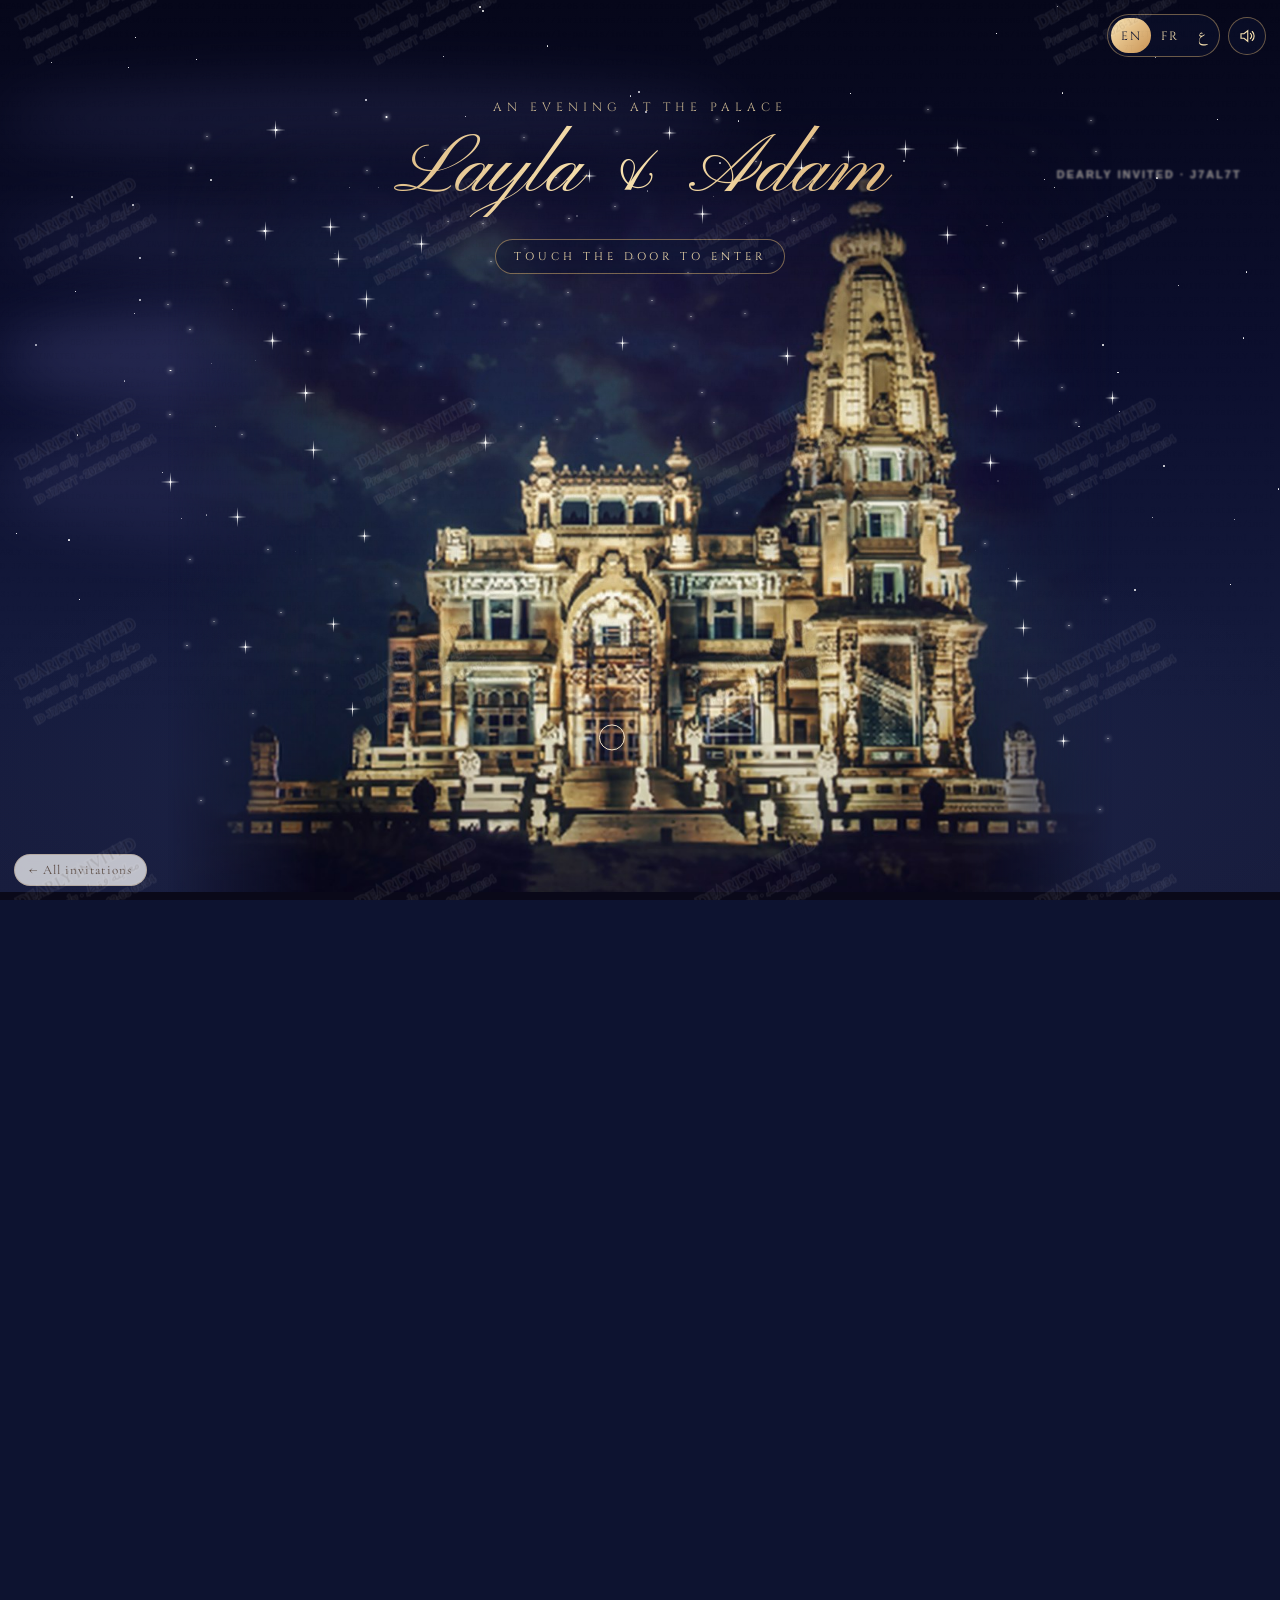
<file: invitations/le-palais/index.html>
<!DOCTYPE html> <html lang="en"> <head> <meta charset="utf-8"> <meta name="viewport" content="width=device-width,initial-scale=1"> <title>A Night at the Palace — Wedding Invitation</title> <link rel="preconnect" href="https://fonts.googleapis.com"> <link rel="preconnect" href="https://fonts.gstatic.com" crossorigin> <link href="https://fonts.googleapis.com/css2?family=Pinyon+Script&family=Cinzel:wght@400;500;600&family=Cormorant+Garamond:ital,wght@0,400;0,500;1,400&family=Aref+Ruqaa:wght@400;700&family=Amiri:ital,wght@0,400;0,700;1,400&display=swap" rel="stylesheet"> <style>:root{--night:#0d1330;--night2:#1a2250;--night3:#2b3366;--violet:#4b4a7a;--gold:#e3b873;--gold-hi:#f8e2b0;--gold-lo:#a8743f;--amber:#ffcf7a;--ink:#f3e6cc;--soft:#c9b691;--script:'Pinyon Script',cursive;--caps:'Cinzel',serif;--serif:'Cormorant Garamond',serif}html[dir=rtl]{--script:'Aref Ruqaa',serif;--caps:'Amiri',serif;--serif:'Amiri',serif}*{box-sizing:border-box;margin:0;padding:0}body{background:var(--night);color:var(--ink);font-family:var(--serif);overflow-x:hidden;-webkit-font-smoothing:antialiased;min-height:100vh}body.locked{overflow:hidden;height:100vh}#sky{position:fixed;inset:0;z-index:0;pointer-events:none;background:radial-gradient(ellipse 80% 40% at 50% 85%,rgba(40,48,86,.55) 0,transparent 70%),linear-gradient(180deg,#06071a 0,#0c0f2e 40%,#141a3c 72%,#181d3e 100%)}.star{position:absolute;border-radius:50%;background:#fff;animation:tw ease-in-out infinite}@keyframes tw{0%,100%{opacity:.2}50%{opacity:1}}.cloud{position:absolute;border-radius:50%;filter:blur(28px);background:#3d4070;opacity:.3;animation:drift linear infinite}@keyframes drift{from{transform:translateX(-30vw)}to{transform:translateX(130vw)}}.dust{position:absolute;width:3px;height:3px;border-radius:50%;background:radial-gradient(circle,#fff3cf,#e3b873 60%,transparent 70%);animation:float linear infinite;opacity:0}@keyframes float{0%{transform:translateY(0);opacity:0}15%{opacity:.9}85%{opacity:.7}100%{transform:translateY(-100vh) translateX(var(--dx));opacity:0}}.controls{position:fixed;top:14px;inset-inline-end:14px;z-index:70;display:flex;gap:8px;align-items:center}.lang{display:flex;background:rgba(13,19,48,.55);backdrop-filter:blur(6px);border:1px solid rgba(227,184,115,.45);border-radius:30px;padding:3px}.lang button{border:0;background:0 0;font-family:Cinzel,serif;font-size:12px;letter-spacing:.12em;color:var(--gold-hi);padding:5px 10px;border-radius:20px;cursor:pointer}.lang button[data-l=ar]{font-family:Amiri,serif;letter-spacing:0;font-size:14px}.lang button.on{background:linear-gradient(135deg,#f8e2b0,#c99354);color:var(--night)}.sound{width:38px;height:38px;border-radius:50%;border:1px solid rgba(227,184,115,.45);background:rgba(13,19,48,.55);backdrop-filter:blur(6px);cursor:pointer;display:grid;place-items:center;color:var(--gold-hi)}.sound svg{width:18px;height:18px}#stage{position:fixed;inset:0;z-index:30;overflow:hidden}#world{position:absolute;inset:0;will-change:transform}#world.zoom1{transition:transform 3.4s cubic-bezier(.45,0,.3,1)}#world.zoom2{transition:transform 3.8s cubic-bezier(.4,0,.6,1)}#photo{position:absolute;left:50%;bottom:0;transform:translateX(-50%);width:min(115vw,1224px,105vh);aspect-ratio:1224/1026}#photo img{position:absolute;inset:0;width:100%;height:100%;display:block;transition:filter 2.4s ease;-webkit-mask-image:linear-gradient(to bottom,transparent 0%,#000 22%),linear-gradient(to right,transparent 0%,#000 16%,#000 84%,transparent 100%);-webkit-mask-composite:source-in;mask-image:linear-gradient(to bottom,transparent 0%,#000 22%),linear-gradient(to right,transparent 0%,#000 16%,#000 84%,transparent 100%);mask-composite:intersect}#photo::after{content:"";position:absolute;left:-50vw;right:-50vw;top:99%;height:120vh;background:linear-gradient(180deg,#0a0919,#06061a)}#pstars{position:absolute;inset:0;pointer-events:none}#pstars i{position:absolute;border-radius:50%;background:#fff;box-shadow:0 0 4px 1px rgba(255,255,255,.6);animation:tw ease-in-out infinite}#pstars i.big::after,#pstars i.big::before{content:"";position:absolute;left:50%;top:50%;background:linear-gradient(90deg,transparent,#fff,transparent);transform:translate(-50%,-50%)}#pstars i.big::before{width:900%;height:1px}#pstars i.big::after{width:1px;height:900%;background:linear-gradient(180deg,transparent,#fff,transparent)}#stage{transition:opacity 1.8s ease}#stage.vanish{opacity:0}#stage.vanish #photo{filter:blur(6px) brightness(1.25);transition:filter 1.8s ease}.door{position:absolute;left:47%;top:79.5%;width:5.2%;height:10.5%;transform:translate(-50%,-50%);cursor:pointer}.door::before{content:"";position:absolute;inset:-60% -120%}.door .slit{position:absolute;inset:0;filter:blur(.6px);border-radius:40% 40% 2px 2px/18% 18% 2px 2px;background:linear-gradient(180deg,#fffaf0,#ffe3a6);clip-path:inset(0 50% 0 50%);box-shadow:0 0 18px 6px rgba(255,214,140,.8);transition:clip-path 2s cubic-bezier(.5,0,.2,1)}.door .bloom{position:absolute;left:50%;top:50%;width:420%;height:300%;transform:translate(-50%,-50%) scale(.4);opacity:0;border-radius:50%;background:radial-gradient(circle,rgba(255,250,235,.95) 0,rgba(255,220,150,.6) 35%,rgba(255,200,120,0) 70%);transition:opacity 2s ease,transform 2.4s ease}.door .hint{position:absolute;left:50%;top:50%;width:26px;height:26px;transform:translate(-50%,-50%);border-radius:50%;border:1px solid rgba(255,240,210,.95);animation:pulse 2.2s ease-out infinite}@keyframes pulse{0%{transform:translate(-50%,-50%) scale(.6);opacity:1}100%{transform:translate(-50%,-50%) scale(2.6);opacity:0}}#stage.go .door .hint{display:none}#stage.doors .door .slit{clip-path:inset(0 0 0 0)}#stage.doors .door .bloom{opacity:1;transform:translate(-50%,-50%) scale(1)}#stage.deep .door .bloom{transform:translate(-50%,-50%) scale(3)}.intro{position:absolute;left:0;right:0;top:11vh;text-align:center;z-index:2;transition:opacity 1s}.intro .pre{font-family:var(--caps);letter-spacing:.42em;font-size:12px;color:var(--soft);text-transform:uppercase}html[dir=rtl] .intro .pre{letter-spacing:0;font-size:16px}.intro h1{font-family:var(--script);font-weight:400;font-size:clamp(46px,12vw,84px);line-height:1.1;margin:10px 0 6px}html[dir=rtl] .intro h1{font-size:clamp(38px,10vw,64px);line-height:1.6}.intro .tap{margin-top:16px;display:inline-block;font-family:var(--caps);font-size:11px;letter-spacing:.36em;text-transform:uppercase;color:var(--gold-hi);padding:9px 18px;border:1px solid rgba(227,184,115,.5);border-radius:30px;background:rgba(13,19,48,.45);animation:breathe 2.6s ease-in-out infinite;cursor:pointer}html[dir=rtl] .intro .tap{letter-spacing:0;font-size:15px}@keyframes breathe{0%,100%{opacity:.55}50%{opacity:1}}#stage.go .intro{opacity:0}.foil{background:linear-gradient(100deg,#b8834a 0,#f8e2b0 22%,#c99354 40%,#fff1cf 55%,#c99354 70%,#f3d49a 85%,#b8834a 100%);background-size:220% 100%;-webkit-background-clip:text;background-clip:text;color:transparent;animation:foil 6s ease-in-out infinite}@keyframes foil{0%,100%{background-position:0 0}50%{background-position:100% 0}}.doorL,.doorR{transform-box:fill-box;transition:transform 2s cubic-bezier(.5,0,.2,1)}.doorL{transform-origin:0% 50%}.doorR{transform-origin:100% 50%}#stage.doors .doorL{transform:scaleX(.12) skewY(-14deg)}#stage.doors .doorR{transform:scaleX(.12) skewY(14deg)}.doorGlow{opacity:0;transition:opacity 1.6s ease}#stage.doors .doorGlow{opacity:1}.doorHot{cursor:pointer}.flick{animation:flick 5s ease-in-out infinite}@keyframes flick{0%,100%{opacity:1}45%{opacity:.82}50%{opacity:1}72%{opacity:.9}}#flash{position:fixed;inset:0;z-index:60;pointer-events:none;opacity:0;background:radial-gradient(circle at 50% 50%,#fffaf0 0,#ffe6b0 45%,#e3b873 100%);transition:opacity .9s ease}#flash.on{opacity:1}#flash.off{opacity:0;transition:opacity 1.8s ease}.pearl{position:absolute;border-radius:50%;background:radial-gradient(ellipse 30% 22% at 31% 25%,#fff 0 40%,rgba(255,255,255,0) 100%),radial-gradient(circle at 70% 78%,rgba(255,255,255,.75) 0 6%,rgba(255,255,255,0) 15%),radial-gradient(circle at 60% 82%,rgba(255,222,232,.55) 0 12%,transparent 36%),radial-gradient(circle at 42% 38%,#fffefb 0,#f7f1e9 26%,#e6dccf 55%,#c9b9a9 80%,#9d8e80 100%);box-shadow:0 2px 3px rgba(0,0,0,.45),0 5px 10px rgba(0,0,0,.25),inset -1px -2px 4px rgba(120,100,90,.35),inset 1px 1px 2px rgba(255,255,255,.9)}.pearl::after{content:"";position:absolute;inset:0;border-radius:50%;mix-blend-mode:soft-light;background:conic-gradient(from 200deg,rgba(255,200,220,0),rgba(255,200,220,.35),rgba(200,240,232,.3),rgba(230,215,255,.32),rgba(255,200,220,0))}.pearl.glint::before{content:"";position:absolute;left:16%;top:10%;width:36%;height:36%;z-index:2;background:radial-gradient(circle,#fff 0 16%,transparent 62%);animation:glint 4.5s ease-in-out infinite;animation-delay:var(--gd,0s)}@keyframes glint{0%,100%,80%{opacity:0;transform:scale(.5) rotate(0)}89%{opacity:1;transform:scale(1.8) rotate(45deg)}}.sp{position:absolute;inset:0;pointer-events:none;z-index:0}.sp .st{position:absolute;border-radius:50%;background:#fff6e0;box-shadow:0 0 4px 1px rgba(255,236,190,.55);animation:tw ease-in-out infinite}.sp .st.big::after,.sp .st.big::before{content:"";position:absolute;left:50%;top:50%;transform:translate(-50%,-50%)}.sp .st.big::before{width:800%;height:1px;background:linear-gradient(90deg,transparent,#fff3d0,transparent)}.sp .st.big::after{width:1px;height:800%;background:linear-gradient(180deg,transparent,#fff3d0,transparent)}.card>:not(.sp):not(.corner):not(.sheen){position:relative;z-index:1}.pearlrow{display:flex;justify-content:center;align-items:center;gap:2px;margin:-2px auto 4px;height:16px}.pearlrow .pearl{position:relative}main{position:relative;z-index:1;padding:70px 16px 70px;display:flex;flex-direction:column;align-items:center;gap:30px;opacity:0;transition:opacity 2s ease .4s}.revealed main{opacity:1}.card{position:relative;width:min(460px,92vw);text-align:center;color:var(--ink);background:radial-gradient(ellipse 120% 60% at 50% 0,#253067 0,transparent 70%),linear-gradient(180deg,#151c46,#0e1436);border:1px solid transparent;border-image:linear-gradient(135deg,#f8e2b0,#a8743f 30%,#f3d49a 50%,#a8743f 70%,#f8e2b0) 1;box-shadow:0 30px 70px -25px rgba(0,0,0,.7),0 0 0 6px #0f1538,0 0 0 7px rgba(227,184,115,.55),0 0 50px -10px rgba(227,184,115,.25);padding:28px 30px 40px;overflow:hidden;transform:translateY(40px) scale(.96);transition:transform 2s cubic-bezier(.2,.7,.2,1)}.revealed .card{transform:none}.card::before{content:"";position:absolute;inset:10px;border:1px solid rgba(227,184,115,.35);pointer-events:none}.card .sheen{position:absolute;inset:0;pointer-events:none;overflow:hidden;z-index:5}.card .sheen::before{content:"";position:absolute;top:-30%;bottom:-30%;width:45%;left:-60%;transform:skewX(-14deg);background:linear-gradient(105deg,transparent,rgba(255,236,190,0) 20%,rgba(255,236,190,.1) 48%,rgba(255,255,255,.06) 54%,transparent 80%);animation:sweep 8s ease-in-out infinite;animation-delay:var(--sd,2s)}@keyframes sweep{0%{left:-60%}100%,45%{left:130%}}.corner{position:absolute;width:46px;height:46px;pointer-events:none}.corner svg{width:100%;height:100%}.corner.tl{top:4px;left:4px}.corner.tr{top:4px;right:4px;transform:scaleX(-1)}.corner.bl{bottom:4px;left:4px;transform:scaleY(-1)}.corner.br{bottom:4px;right:4px;transform:scale(-1,-1)}.archwin{position:relative;width:86%;margin:8px auto 6px}.archwin svg{display:block;width:100%;height:auto;overflow:visible}.pre2{font-family:var(--caps);font-size:11px;letter-spacing:.34em;text-transform:uppercase;color:var(--soft);margin-top:18px;line-height:1.9}html[dir=rtl] .pre2{letter-spacing:0;font-size:16px}.names{font-family:var(--script);font-weight:400;font-size:clamp(48px,13vw,66px);line-height:1.05;margin:8px 0}html[dir=rtl] .names{font-size:clamp(40px,11vw,54px);line-height:1.55}.names .amp{display:block;font-size:.5em}.lead{font-size:19px;font-style:italic;color:var(--ink);opacity:.9;line-height:1.5}html[dir=rtl] .lead{font-style:normal;font-size:20px}.orn{display:block;width:150px;height:18px;margin:18px auto}.when{font-family:var(--caps);font-size:17px;letter-spacing:.14em;color:var(--gold-hi);line-height:1.6}html[dir=rtl] .when{letter-spacing:0;font-size:21px}.when small{display:block;font-family:var(--serif);font-size:16px;letter-spacing:.06em;color:var(--soft);font-style:italic}html[dir=rtl] .when small{font-style:normal;font-size:18px}.where{font-size:19px;line-height:1.5}.where em{color:var(--soft)}h2{font-family:var(--script);font-weight:400;font-size:44px;line-height:1.25}html[dir=rtl] h2{font-size:34px;line-height:1.8}.count{display:flex;justify-content:center;gap:8px;margin-top:18px}.count div{width:66px;padding:12px 0 9px;border:1px solid rgba(227,184,115,.45);background:rgba(255,255,255,.03)}.count b{display:block;font-family:var(--caps);font-weight:500;font-size:26px;color:var(--gold-hi);font-variant-numeric:lining-nums tabular-nums}.count span{font-size:10px;letter-spacing:.2em;text-transform:uppercase;color:var(--soft)}html[dir=rtl] .count span{letter-spacing:0;font-size:14px}.sched{list-style:none;margin-top:14px;text-align:start}.sched li{display:grid;grid-template-columns:70px 1fr;gap:12px;padding:13px 0;border-bottom:1px dotted rgba(227,184,115,.35);align-items:baseline}.sched li:last-child{border-bottom:0}.sched time{font-family:var(--caps);font-size:16px;color:var(--gold)}.sched strong{display:block;font-weight:500;font-size:19px;letter-spacing:.04em;color:var(--gold-hi)}.sched p{font-style:italic;color:var(--soft);font-size:16px}html[dir=rtl] .sched p{font-style:normal}.galnote{font-size:16px;font-style:italic;color:var(--soft)}html[dir=rtl] .galnote{font-style:normal}.gallery{display:grid;grid-template-columns:1fr 1fr;gap:14px;margin-top:18px}.gallery.three .ph:first-child{grid-column:1/3;aspect-ratio:4/3;border-radius:4px}.ph{position:relative;aspect-ratio:3/4;border:0;padding:4px;cursor:pointer;background:linear-gradient(135deg,#f8e2b0,#a8743f 40%,#f3d49a 60%,#a8743f);border-radius:999px 999px 4px 4px/280px 280px 4px 4px;box-shadow:0 14px 26px -14px rgba(0,0,0,.7)}.ph .img{position:absolute;inset:4px;border-radius:inherit;overflow:hidden;background:#141b44 center/cover;display:grid;place-items:center;background-image:radial-gradient(ellipse at 50% 100%,#2c3466,#141b44 70%)}.ph .img svg{width:28px;height:28px;color:rgba(227,184,115,.7)}.ph.has .img svg{display:none}.lightbox{position:fixed;inset:0;z-index:80;background:rgba(5,8,22,.88);display:none;place-items:center;padding:24px}.lightbox.on{display:grid}.lightbox img{max-width:100%;max-height:86vh;border:4px solid #e3b873}footer{font-family:var(--caps);font-size:11px;letter-spacing:.4em;text-transform:uppercase;color:var(--soft);text-align:center}footer b{font-family:'Pinyon Script',cursive;font-weight:400;font-size:28px;letter-spacing:0;text-transform:none;display:block;margin-top:4px}.reveal{opacity:0;transform:translateY(30px);transition:opacity 1.2s ease,transform 1.2s ease}.reveal.in{opacity:1;transform:none}@media (prefers-reduced-motion:reduce){*{animation:none!important;transition-duration:.01s!important}}</style> <meta name="copyright" content="© Dearly Invited. All rights reserved."> <script src="../../assets/protect.js" defer="defer"></script> </head> <body class="locked"> <svg width="0" height="0" style="position:absolute" aria-hidden="true"> <defs> <linearGradient id="stone" x1="0" y1="0" x2="0" y2="1"><stop offset="0" stop-color="#b98447"/><stop offset=".45" stop-color="#dcae6c"/><stop offset="1" stop-color="#fbe4b0"/></linearGradient> <linearGradient id="stoneHi" x1="0" y1="0" x2="0" y2="1"><stop offset="0" stop-color="#c8945a"/><stop offset=".5" stop-color="#ebc488"/><stop offset="1" stop-color="#fff0c8"/></linearGradient> <linearGradient id="stoneSide" x1="0" y1="0" x2="0" y2="1"><stop offset="0" stop-color="#6e4728"/><stop offset="1" stop-color="#b98447"/></linearGradient> <linearGradient id="stoneFar" x1="0" y1="0" x2="0" y2="1"><stop offset="0" stop-color="#7b5634"/><stop offset="1" stop-color="#c39058"/></linearGradient> <linearGradient id="ledge" x1="0" y1="0" x2="0" y2="1"><stop offset="0" stop-color="#fff2cf"/><stop offset="1" stop-color="#d7a564"/></linearGradient> <linearGradient id="glass" x1="0" y1="0" x2="0" y2="1"><stop offset="0" stop-color="#ffe7a8"/><stop offset=".6" stop-color="#ffc463"/><stop offset="1" stop-color="#f09a3a"/></linearGradient> <linearGradient id="dark" x1="0" y1="0" x2="0" y2="1"><stop offset="0" stop-color="#1b2048"/><stop offset="1" stop-color="#2d2d55"/></linearGradient> <radialGradient id="interior" cx="50%" cy="80%" r="70%"><stop offset="0" stop-color="#fff8e2"/><stop offset=".5" stop-color="#ffd98e"/><stop offset="1" stop-color="#e8963d"/></radialGradient> <linearGradient id="wood" x1="0" y1="0" x2="1" y2="0"><stop offset="0" stop-color="#5a3018"/><stop offset=".5" stop-color="#8c5528"/><stop offset="1" stop-color="#5a3018"/></linearGradient> <radialGradient id="uplight" cx="50%" cy="100%" r="80%"><stop offset="0" stop-color="#ffd27a" stop-opacity=".55"/><stop offset="1" stop-color="#ffd27a" stop-opacity="0"/></radialGradient> <radialGradient id="halo" cx="50%" cy="50%" r="50%"><stop offset="0" stop-color="#ffe2a0" stop-opacity=".55"/><stop offset="1" stop-color="#ffe2a0" stop-opacity="0"/></radialGradient> <linearGradient id="skyIn" x1="0" y1="0" x2="0" y2="1"><stop offset="0" stop-color="#0a0f2a"/><stop offset=".6" stop-color="#1e2656"/><stop offset="1" stop-color="#3a3a6c"/></linearGradient> <linearGradient id="goldLine" x1="0" y1="0" x2="1" y2="1"><stop offset="0" stop-color="#fff1cf"/><stop offset=".35" stop-color="#c99354"/><stop offset=".6" stop-color="#f8e2b0"/><stop offset="1" stop-color="#a8743f"/></linearGradient> <pattern id="carve" width="14" height="18" patternUnits="userSpaceOnUse"> <path d="M2,18 V9 C2,4 7,2 7,2 C7,2 12,4 12,9 V18" fill="none" stroke="#8a5a30" stroke-width=".8" opacity=".55"/> <circle cx="7" cy="12" r="1" fill="#8a5a30" opacity=".5"/></pattern> <pattern id="dentil" width="6" height="6" patternUnits="userSpaceOnUse"><rect width="3" height="6" fill="#7a4d27" opacity=".55"/></pattern> <pattern id="lattice" width="8" height="8" patternUnits="userSpaceOnUse" patternTransform="rotate(45)"><path d="M0,0 H8 M0,0 V8" stroke="#b06e2c" stroke-width="1" opacity=".8"/></pattern> <filter id="glow" x="-50%" y="-50%" width="200%" height="200%"><feGaussianBlur stdDeviation="3" result="b"/><feMerge><feMergeNode in="b"/><feMergeNode in="SourceGraphic"/></feMerge></filter> <filter id="soft" x="-20%" y="-20%" width="140%" height="140%"><feGaussianBlur stdDeviation="14"/></filter> </defs> </svg> <div id="sky"></div> <div class="controls"> <div class="lang" role="group" aria-label="Language"><button data-l="en" class="on">EN</button><button data-l="fr">FR</button><button data-l="ar">ع</button></div> <button class="sound" id="sound" aria-label="Music"> <svg id="icoOn" viewBox="0 0 24 24" fill="none" stroke="currentColor" stroke-width="1.5" stroke-linecap="round"><path d="M4 9h4l5-4v14l-5-4H4z"/><path d="M16.5 8.5a5 5 0 0 1 0 7M19 6a8.5 8.5 0 0 1 0 12"/></svg> <svg id="icoOff" viewBox="0 0 24 24" fill="none" stroke="currentColor" stroke-width="1.5" stroke-linecap="round" style="display:none"><path d="M4 9h4l5-4v14l-5-4H4z"/><path d="M17 9l5 6M22 9l-5 6"/></svg> </button> </div> <div id="stage"> <div id="world"> <div class="intro"> <p class="pre" data-i="pre">An evening at the palace</p> <h1 class="foil"><span data-i="bride">Layla</span> &amp; <span data-i="groom">Adam</span></h1> <button class="tap" id="tapBtn" data-i="tap">Touch the door to enter</button> </div> <div id="photo"><img src="palace.jpg" alt="The palace at night"><div id="pstars"></div><div class="door" id="door"><i class="hint"></i></div></div> </div> </div> <div id="flash"></div> <main> <section class="card" id="hero"> <div class="corner tl"></div><div class="corner tr"></div><div class="corner bl"></div><div class="corner br"></div> <p class="pre2" data-i="families">Together with their families</p> <div class="archwin"><svg id="mini" viewBox="0 0 400 330"></svg></div> <div class="pearlrow" id="prow"></div> <h1 class="names foil"><span data-i="bride">Layla</span><span class="amp">&amp;</span><span data-i="groom">Adam</span></h1> <p class="lead" data-i="request">request the honour of your presence at the celebration of their marriage</p> <svg class="orn" viewBox="0 0 150 18"><path d="M0,9 H55 M95,9 H150" stroke="url(#goldLine)" stroke-width="1"/><path d="M75,1 L83,9 L75,17 L67,9Z" fill="none" stroke="#e3b873"/><circle cx="75" cy="9" r="2.4" fill="#f8e2b0"/><circle cx="60" cy="9" r="1.6" fill="#e3b873"/><circle cx="90" cy="9" r="1.6" fill="#e3b873"/></svg> <p class="when"><span id="dateLine">Saturday, 12 June 2027</span><small data-i="time">at eight o'clock in the evening</small></p> <svg class="orn" viewBox="0 0 150 18"><path d="M0,9 H55 M95,9 H150" stroke="url(#goldLine)" stroke-width="1"/><path d="M75,1 L83,9 L75,17 L67,9Z" fill="none" stroke="#e3b873"/><circle cx="75" cy="9" r="2.4" fill="#f8e2b0"/><circle cx="60" cy="9" r="1.6" fill="#e3b873"/><circle cx="90" cy="9" r="1.6" fill="#e3b873"/></svg> <p class="where"><span data-i="venue">Baron Empain Palace</span><br><em data-i="city">Heliopolis, Cairo</em></p> </section> <section class="card reveal"> <div class="corner tl"></div><div class="corner tr"></div><div class="corner bl"></div><div class="corner br"></div> <h2 class="foil" data-i="countTitle">Counting the days</h2> <div class="count"> <div><b id="cd-d">0</b><span data-i="days">Days</span></div><div><b id="cd-h">0</b><span data-i="hours">Hours</span></div> <div><b id="cd-m">0</b><span data-i="mins">Minutes</span></div><div><b id="cd-s">0</b><span data-i="secs">Seconds</span></div> </div> </section> <section class="card reveal"> <div class="corner tl"></div><div class="corner tr"></div><div class="corner bl"></div><div class="corner br"></div> <h2 class="foil" data-i="progTitle">The evening</h2> <ul class="sched"> <li><time>20:00</time><div><strong data-i="p1">Arrival</strong><p data-i="p1d">Welcome drinks on the palace terrace</p></div></li> <li><time>20:30</time><div><strong data-i="p2">Ceremony</strong><p data-i="p2d">Beneath the illuminated tower</p></div></li> <li><time>21:30</time><div><strong data-i="p3">Dinner</strong><p data-i="p3d">A candlelit feast in the grand hall</p></div></li> <li><time>23:00</time><div><strong data-i="p4">First Dance</strong><p data-i="p4d">And dancing beneath the stars</p></div></li> </ul> </section> <section class="card reveal" id="gallerySec"> <div class="corner tl"></div><div class="corner tr"></div><div class="corner bl"></div><div class="corner br"></div> <h2 class="foil" data-i="galTitle">Our moments</h2> <p class="galnote" data-i="galNote">Tap a frame to add a photo</p> <div class="gallery" id="gallery"></div> <input type="file" id="gfile" accept="image/*" hidden> </section> <footer class="reveal"><span data-i="made">Crafted by</span><b class="foil">Dearly Invited</b></footer> </main> <div class="lightbox" id="lightbox"><img id="lbImg" alt=""></div> <script>const STARS=[[27.53,20.96,1.3],[39.3,27.29,1],[41.01,8.67,.6],[29.08,36.74,1],[.16,47.08,2.2],[56.54,13.26,2.2],[66.99,7.5,2.2],[98.2,5.46,1],[97.63,1.56,.8],[32.35,37.33,1.3],[24.1,60.04,.6],[61.03,25.93,.8],[63.89,19.59,.8],[20.75,53.9,1.7],[.25,33.04,1.3],[32.35,24.76,1],[17.16,14.91,2.2],[13.24,8.97,1.3],[89.87,23.29,2.2],[17.97,18.91,2.2],[3.51,87.33,1],[42.32,23.2,1.3],[51.23,24.27,1],[66.26,14.13,.6],[2.29,27.97,.6],[95.67,25.93,.6],[94.69,79.82,1.7],[95.1,73.49,1.3],[14.79,30.7,.6],[56.54,35.87,1],[60.21,51.07,1.3],[10.21,15.4,2.2],[6.29,22.03,1],[2.45,7.5,1.3],[89.71,59.65,2.2],[35.62,27,.8],[17.73,.58,.6],[17.16,26.22,1],[95.34,65.3,.6],[7.27,51.56,2.2],[88.32,16.96,1.3],[.16,38.69,.6],[57.76,39.67,1],[90.93,71.83,2.2],[22.88,40.55,1],[15.36,43.08,2.2],[42.4,13.84,.6],[54.98,20.66,.6],[23.61,27.49,1.3],[4.08,3.61,1],[62.25,6.73,1],[68.3,3.8,.8],[87.01,44.64,2.2],[99.43,79.53,1],[2.37,56.92,1],[29.98,45.91,.8],[65.44,31.19,2.2],[47.3,12.38,1],[26.72,17.06,2.2],[91.58,5.46,1],[37.75,17.74,.6],[6.21,82.46,.6],[45.42,41.72,.6],[0,24.76,1.3],[82.43,15.89,2.2],[26.8,32.55,1],[7.84,41.13,1.3],[20.1,69.4,1],[99.26,61.99,1],[89.95,29.24,2.2],[44.53,8.48,1.7],[78.02,5.07,2.2],[12.25,24.85,1],[2.04,67.84,.6],[19.53,75.83,1.7],[53.59,30.02,.8],[48.04,29.63,1.7],[58.09,1.46,1],[11.03,29.24,2.2],[28.51,25.93,1],[55.31,26.32,1],[8.99,76.41,.6],[33.5,42.11,2.2],[94.61,35.19,1.3],[16.83,71.83,.8],[20.75,13.65,1],[90.44,65.5,2.2],[21.81,33.33,.8],[37.66,3.7,.8],[17.48,65.11,1.7],[.49,18.23,.8],[96.08,39.67,1],[82.19,9.55,1],[83.5,4.87,2.2],[29.33,5.17,1],[33.33,14.52,1],[13.56,71.05,1.3],[95.67,48.73,.6],[8.17,67.93,1.7],[47.47,2.92,.8],[10.54,55.75,.6],[87.66,38.11,1.7],[97.39,17.45,1],[17.57,46.88,.6],[45.67,17.64,1.3],[37.34,40.16,.6],[49.18,19.01,1],[11.36,2.63,2.2],[53.02,3.02,1.7],[86.27,22.61,1.3],[86.44,54.97,1],[93.63,20.47,1.3],[39.3,12.09,.6],[11.93,63.65,1.3],[4.82,64.72,.8],[25.98,49.32,1],[14.54,35.87,2.2],[21.08,7.8,1],[29.66,14.23,1],[98.61,88.5,.8],[20.18,28.46,2.2],[41.18,39.28,.8],[20.92,23.98,2.2],[71.98,6.14,1.7],[6.45,16.67,.6],[99.92,36.55,1.7],[3.27,14.42,.6],[34.15,19.3,1.3],[80.39,.19,1],[23.12,1.07,1.3]],T={en:{pre:"An evening at the palace",tap:"Touch the door to enter",families:"Together with their families",bride:"Layla",groom:"Adam",request:"request the honour of your presence at the celebration of their marriage",time:"at eight o'clock in the evening",venue:"Baron Empain Palace",city:"Heliopolis, Cairo",countTitle:"Counting the days",days:"Days",hours:"Hours",mins:"Minutes",secs:"Seconds",progTitle:"The evening",p1:"Arrival",p1d:"Welcome drinks on the palace terrace",p2:"Ceremony",p2d:"Beneath the illuminated tower",p3:"Dinner",p3d:"A candlelit feast in the grand hall",p4:"First Dance",p4d:"And dancing beneath the stars",galTitle:"Our moments",galNote:"Tap a frame to add a photo",made:"Crafted by",locale:"en-GB"},fr:{pre:"Une soirée au palais",tap:"Touchez la porte pour entrer",families:"Avec leurs familles",bride:"Layla",groom:"Adam",request:"ont l'honneur de vous convier à la célébration de leur mariage",time:"à vingt heures",venue:"Palais du Baron Empain",city:"Héliopolis, Le Caire",countTitle:"Le compte à rebours",days:"Jours",hours:"Heures",mins:"Minutes",secs:"Secondes",progTitle:"La soirée",p1:"Accueil",p1d:"Un verre de bienvenue sur la terrasse du palais",p2:"Cérémonie",p2d:"Au pied de la tour illuminée",p3:"Dîner",p3d:"Un festin aux chandelles dans le grand salon",p4:"Première Danse",p4d:"Et l'on danse sous les étoiles",galTitle:"Nos moments",galNote:"Touchez un cadre pour ajouter une photo",made:"Créé par",locale:"fr-FR"},ar:{pre:"أمسية في القصر",tap:"المس الباب للدخول",families:"بحضور عائلتيهما",bride:"ليلى",groom:"آدم",request:"يتشرفان بدعوتكم لمشاركتهما فرحة زفافهما",time:"في تمام الساعة الثامنة مساءً",venue:"قصر البارون إمبان",city:"مصر الجديدة، القاهرة",countTitle:"الأيام المتبقية",days:"يوم",hours:"ساعة",mins:"دقيقة",secs:"ثانية",progTitle:"برنامج السهرة",p1:"الاستقبال",p1d:"مشروبات الترحيب على تراس القصر",p2:"مراسم الزفاف",p2d:"عند البرج المضيء",p3:"العشاء",p3d:"مأدبة على ضوء الشموع في القاعة الكبرى",p4:"الرقصة الأولى",p4d:"والرقص تحت النجوم",galTitle:"لحظاتنا",galNote:"المس الإطار لإضافة صورة",made:"تصميم",locale:"ar-EG"}},WEDDING=new Date("2027-06-12T20:00:00+02:00");let lang="en";function setLang(e){lang=e;const t=T[e];document.documentElement.lang=e,document.documentElement.dir="ar"===e?"rtl":"ltr",document.querySelectorAll("[data-i]").forEach(e=>{null!=t[e.dataset.i]&&(e.textContent=t[e.dataset.i])}),document.querySelectorAll(".lang button").forEach(t=>t.classList.toggle("on",t.dataset.l===e)),document.getElementById("dateLine").textContent=WEDDING.toLocaleDateString(t.locale,{weekday:"long",day:"numeric",month:"long",year:"numeric",timeZone:"Africa/Cairo",numberingSystem:"latn"})}document.querySelectorAll(".lang button").forEach(e=>e.onclick=()=>setLang(e.dataset.l)),function(){const e=document.getElementById("mini"),t="M20,330 V150 C20,80 120,30 200,10 C280,30 380,80 380,150 V330 Z";let n="";STARS.forEach(([e,t,a])=>n+=`<circle cx="${(4.24*e-12).toFixed(1)}" cy="${(3.55*t-10).toFixed(1)}" r="${(.45*a).toFixed(2)}" fill="#fff" class="flick" style="animation-delay:${(5*Math.random()).toFixed(1)}s"/>`),e.innerHTML=`<defs><clipPath id="archClip"><path d="${t}"/></clipPath></defs>\n    <g clip-path="url(#archClip)"><rect width="400" height="330" fill="url(#skyIn)"/>\n      <image href="palace.jpg" x="-12" y="-10" width="424" height="355" preserveAspectRatio="xMidYMax slice"/>${n}</g>\n    <path d="${t}" fill="none" stroke="url(#goldLine)" stroke-width="3"/>\n    <path d="M10,330 V148 C10,74 116,20 200,-2 C284,20 390,74 390,148 V330" fill="none" stroke="#e3b873" stroke-width="1" opacity=".7"/>\n    <circle cx="200" cy="-2" r="4" fill="#f8e2b0"/><path d="M200,-6 V-20" stroke="#f8e2b0" stroke-width="1.5"/>`}(),document.querySelectorAll(".corner").forEach(e=>e.innerHTML='<svg viewBox="0 0 46 46"><path d="M2,44 V14 Q2,2 14,2 H44" fill="none" stroke="url(#goldLine)" stroke-width="1.4"/>\n  <path d="M8,44 V18 Q8,8 18,8 H44" fill="none" stroke="#e3b873" stroke-width=".7" opacity=".7"/>\n  <path d="M14,14 C20,6 30,8 28,16 C26,22 18,20 20,14" fill="none" stroke="#f3d49a" stroke-width="1"/><circle cx="14" cy="14" r="2.5" fill="#f8e2b0"/></svg>'),function(){const e=document.getElementById("pstars");STARS.forEach(([t,n,a])=>{const o=document.createElement("i");a>=1.7&&(o.className="big"),o.style.cssText=`left:${t}%;top:${n}%;width:${a}px;height:${a}px;animation-duration:${2+4*Math.random()}s;animation-delay:${6*-Math.random()}s`,e.appendChild(o)})}(),function(){const e=document.getElementById("sky");for(let t=0;t<110;t++){const t=document.createElement("i");t.className="star";const n=1.8*Math.random()+.4;t.style.cssText=`width:${n}px;height:${n}px;left:${100*Math.random()}%;top:${70*Math.random()}%;animation-duration:${2+4*Math.random()}s;animation-delay:${5*-Math.random()}s`,e.appendChild(t)}for(let t=0;t<5;t++){const t=document.createElement("i");t.className="cloud",t.style.cssText=`width:${40+40*Math.random()}vw;height:${8+8*Math.random()}vh;top:${5+45*Math.random()}%;animation-duration:${90+80*Math.random()}s;animation-delay:${150*-Math.random()}s`,e.appendChild(t)}for(let t=0;t<26;t++){const t=document.createElement("i");t.className="dust",t.style.cssText=`left:${100*Math.random()}%;bottom:-10px;--dx:${80*Math.random()-40}px;animation-duration:${14+16*Math.random()}s;animation-delay:${30*-Math.random()}s`,e.appendChild(t)}}();let ctx,master,delay,muted=!1,playing=!1,nextT=0,step=0;const chords=[[50,57,62,66],[45,52,57,61],[47,54,59,62],[42,49,54,57],[43,50,55,59],[38,45,50,54],[43,50,55,59],[45,52,57,61]],melody=[78,76,74,73,71,69,71,73],hz=e=>440*Math.pow(2,(e-69)/12);function note(e,t,n,a=2.4){const o=ctx.createOscillator(),r=ctx.createOscillator(),c=ctx.createGain(),l=ctx.createGain();o.frequency.value=hz(e),r.frequency.value=4.02*hz(e),l.gain.value=.12,r.connect(l).connect(c),o.connect(c),c.gain.setValueAtTime(0,t),c.gain.linearRampToValueAtTime(n,t+.006),c.gain.exponentialRampToValueAtTime(5e-4,t+a),c.connect(master),c.connect(delay),o.start(t),r.start(t),o.stop(t+a+.1),r.stop(t+a+.1)}function startMusic(){if(!ctx){ctx=new(window.AudioContext||window.webkitAudioContext),master=ctx.createGain(),master.gain.value=muted?0:.5,master.connect(ctx.destination),delay=ctx.createDelay(),delay.delayTime.value=.33;const e=ctx.createGain();e.gain.value=.34;const t=ctx.createGain();t.gain.value=.4;const n=ctx.createBiquadFilter();n.type="lowpass",n.frequency.value=2400,delay.connect(n).connect(e).connect(delay),n.connect(t).connect(master)}ctx.resume&&ctx.resume(),playing||(playing=!0,nextT=ctx.currentTime+.1,setInterval(()=>{for(;nextT<ctx.currentTime+1.2;){const e=Math.floor(step/8)%8,t=step%8,n=chords[e];note(n[[0,1,2,3,2,1,2,3][t]]+12,nextT,.085),0===t&&note(n[0],nextT,.07,3.4),step>=64&&(0===t||4===t)&&note(melody[e]-(4===t?2:0),nextT,.06,2.8),nextT+=.44,step++,step>=128&&(step=64)}},200))}function setMuted(e){muted=e,master&&master.gain.setTargetAtTime(e?0:.5,ctx.currentTime,.15),document.getElementById("icoOn").style.display=e?"none":"",document.getElementById("icoOff").style.display=e?"":"none"}function doorCreak(){if(!ctx||muted)return;const e=ctx.currentTime;[38,45,50,57].forEach((t,n)=>{const a=ctx.createOscillator(),o=ctx.createGain();a.type="triangle",a.frequency.value=hz(t),o.gain.setValueAtTime(0,e),o.gain.linearRampToValueAtTime(.035,e+1.2),o.gain.exponentialRampToValueAtTime(5e-4,e+4.5),a.connect(o).connect(master),a.start(e+.05*n),a.stop(e+5)})}document.getElementById("sound").onclick=()=>{if(playing)setMuted(!muted);else{setMuted(!1);try{startMusic()}catch(e){}}};let opened=!1;function enter(){if(opened)return;opened=!0;try{startMusic()}catch(e){}const e=document.getElementById("stage"),t=document.getElementById("world");e.classList.add("go");const n=document.getElementById("door").getBoundingClientRect(),a=n.left+n.width/2,o=n.top+n.height/2;t.style.transformOrigin=`${a}px ${o}px`;const r=innerWidth/2-a,c=.55*innerHeight-o,l=Math.min(2.6,.28*innerHeight/n.height);t.classList.add("zoom1"),requestAnimationFrame(()=>t.style.transform=`translate(${r}px,${c}px) scale(${l})`),setTimeout(()=>{t.classList.remove("zoom1"),t.classList.add("zoom2"),t.style.transform=`translate(${r}px,${c}px) scale(${4*l})`,doorCreak()},3300),setTimeout(()=>{e.classList.add("vanish"),document.body.classList.add("revealed"),document.body.classList.remove("locked"),scrollTo(0,0)},4700),setTimeout(()=>{e.style.display="none"},6800)}function tick(){let e=Math.max(0,WEDDING-new Date);const t=Math.floor(e/864e5);e-=864e5*t;const n=Math.floor(e/36e5);e-=36e5*n;const a=Math.floor(e/6e4),o=Math.floor((e-6e4*a)/1e3);document.getElementById("cd-d").textContent=t,document.getElementById("cd-h").textContent=String(n).padStart(2,"0"),document.getElementById("cd-m").textContent=String(a).padStart(2,"0"),document.getElementById("cd-s").textContent=String(o).padStart(2,"0")}document.getElementById("tapBtn").onclick=enter,document.getElementById("door").addEventListener("click",enter),tick(),setInterval(tick,1e3);const io=new IntersectionObserver(e=>e.forEach(e=>{e.isIntersecting&&(e.target.classList.add("in"),io.unobserve(e.target))}),{threshold:.12});function mkPearl(e){const t=document.createElement("span");return t.className="pearl"+(Math.random()<.22?" glint":""),t.style.cssText=`width:${e}px;height:${e}px`,t.style.setProperty("--gd",(4.5*Math.random()).toFixed(1)+"s"),t}function pSize(){const e=Math.random();return e<.42?3+2.5*Math.random():e<.8?6+3*Math.random():10+5*Math.random()}document.querySelectorAll(".reveal").forEach(e=>io.observe(e)),document.querySelectorAll(".card").forEach((e,t)=>{const n=document.createElement("div");n.className="sheen",n.style.setProperty("--sd",2+1.4*t+"s"),e.appendChild(n)}),document.querySelectorAll(".card").forEach(e=>{const t=document.createElement("div");t.className="sp",e.prepend(t);const n=Math.round(e.offsetHeight/9);for(let e=0;e<n;e++){const e=document.createElement("i"),n=Math.random()<.12?2.4:1.4*Math.random()+.6;e.className="st"+(n>2?" big":""),e.style.cssText=`left:${(96*Math.random()+2).toFixed(1)}%;top:${(96*Math.random()+2).toFixed(1)}%;width:${n}px;height:${n}px;opacity:.8;animation-duration:${(2+4*Math.random()).toFixed(1)}s;animation-delay:${(6*-Math.random()).toFixed(1)}s`,t.appendChild(e)}const a=[];let o=0,r=Math.round(e.offsetHeight/22)+10;for(;a.length<r&&o<3e3;){o++;const n=Math.floor(4*Math.random()),r=Math.pow(Math.random(),1.8)*(Math.random()<.5?1:-1)*.5+.5;let c,l;const i=1.5+5*Math.random();if(0===n?(c=100*r,l=i*(e.offsetWidth/e.offsetHeight)):1===n?(c=100*r,l=100-i*(e.offsetWidth/e.offsetHeight)):2===n?(c=i,l=100*r):(c=100-i,l=100*r),a.some(([t,n])=>Math.hypot((t-c)*e.offsetWidth/100,(n-l)*e.offsetHeight/100)<14))continue;a.push([c,l]);const s=pSize(),d=mkPearl(s);d.style.left=`calc(${c}% - ${s/2}px)`,d.style.top=`calc(${l}% - ${s/2}px)`,t.appendChild(d)}}),function(){const e=document.getElementById("prow"),t=[5,9,5,7,5,12,5,7,5,9,5];[...t,14,...t.slice().reverse()].forEach(t=>e.appendChild(mkPearl(t)))}(),document.querySelectorAll(".orn").forEach(e=>{const t=document.createElement("div");t.className="pearlrow",t.style.margin="14px auto",[4,6,4,0,11,0,4,6,4].forEach(e=>{if(e)t.appendChild(mkPearl(e));else{const e=document.createElement("span");e.style.cssText="width:44px;height:1px;margin:0 4px;background:linear-gradient(90deg,transparent,#e3b873,transparent)",t.appendChild(e)}}),e.replaceWith(t)});const SHOW_GALLERY=!0,GALLERY=["","","",""];!function(){const e=document.getElementById("gallerySec");if(!GALLERY.length)return void e.remove();const t=document.getElementById("gallery");3===GALLERY.length&&t.classList.add("three"),GALLERY.some(Boolean)&&document.querySelector(".galnote").remove();let n=null;const a=document.getElementById("gfile");GALLERY.slice(0,4).forEach(e=>{const o=document.createElement("button");o.className="ph",o.type="button",o.innerHTML='<div class="img"><svg viewBox="0 0 24 24" fill="none" stroke="currentColor" stroke-width="1.2"><rect x="3" y="6" width="18" height="13" rx="2"/><circle cx="12" cy="12.5" r="3.5"/><path d="M8 6l1.5-2h5L16 6"/></svg></div>',e&&(o.classList.add("has"),o.querySelector(".img").style.backgroundImage=`url("${e}")`,o.dataset.src=e),o.onclick=()=>{o.dataset.src?(lbImg.src=o.dataset.src,lightbox.classList.add("on")):(n=o,a.click())},t.appendChild(o)}),a.onchange=()=>{const e=a.files[0];if(!e||!n)return;const t=URL.createObjectURL(e);n.dataset.src=t,n.classList.add("has"),n.querySelector(".img").style.backgroundImage=`url("${t}")`,a.value=""},lightbox.onclick=()=>lightbox.classList.remove("on")}(),setLang("en")</script> <script>!function(){var e=(location.hash||"").slice(1);if("fr"===e||"ar"===e||"en"===e)try{setLang(e)}catch(e){}var t={en:"← All invitations",fr:"← Toutes les invitations",ar:"كل الدعوات ←"},n=document.createElement("a");function o(){var e=document.documentElement.lang||"en";n.textContent=t[e]||t.en}n.id="diBack",n.href="../../index.html#collections",n.target="_top",n.style.cssText="position:fixed;left:14px;bottom:14px;z-index:90;font:13px Cormorant Garamond,Georgia,serif;letter-spacing:.08em;padding:7px 14px;border-radius:20px;text-decoration:none;color:#5a4a42;background:rgba(255,255,255,.72);backdrop-filter:blur(6px);border:1px solid rgba(160,130,90,.35)",window.self!==window.top&&(n.style.display="none"),document.body.appendChild(n),o(),new MutationObserver(o).observe(document.documentElement,{attributes:!0,attributeFilter:["lang"]})}()</script> <style id="seq-kit">.seq-i{opacity:0;translate:0 18px}.seq-go .seq-i{opacity:1;translate:none;transition:opacity 1.3s ease,translate 1.4s cubic-bezier(.2,.7,.2,1);transition-delay:calc(var(--seq-base,.6s) + var(--i) * .45s)}@media (prefers-reduced-motion:reduce){.seq-i{opacity:1!important;translate:none!important}}</style> <script>!function(){var e=document.querySelector("#hero");if(e){var s=0;[].forEach.call(e.children,function(e){e.matches(".corner,.sp,.sheen,.lanterns,.lace-edge,.frame,.lace,.rose,script,style")||(e.classList.add("seq-i"),e.style.setProperty("--i",s++))}),e.style.setProperty("--seq-base",".9s"),window.seqGo=function(){e.classList.add("seq-go")},new MutationObserver(function(){document.body.classList.contains("revealed")&&window.seqGo()}).observe(document.body,{attributes:!0,attributeFilter:["class"]})}}()</script> </body> </html>
</file>
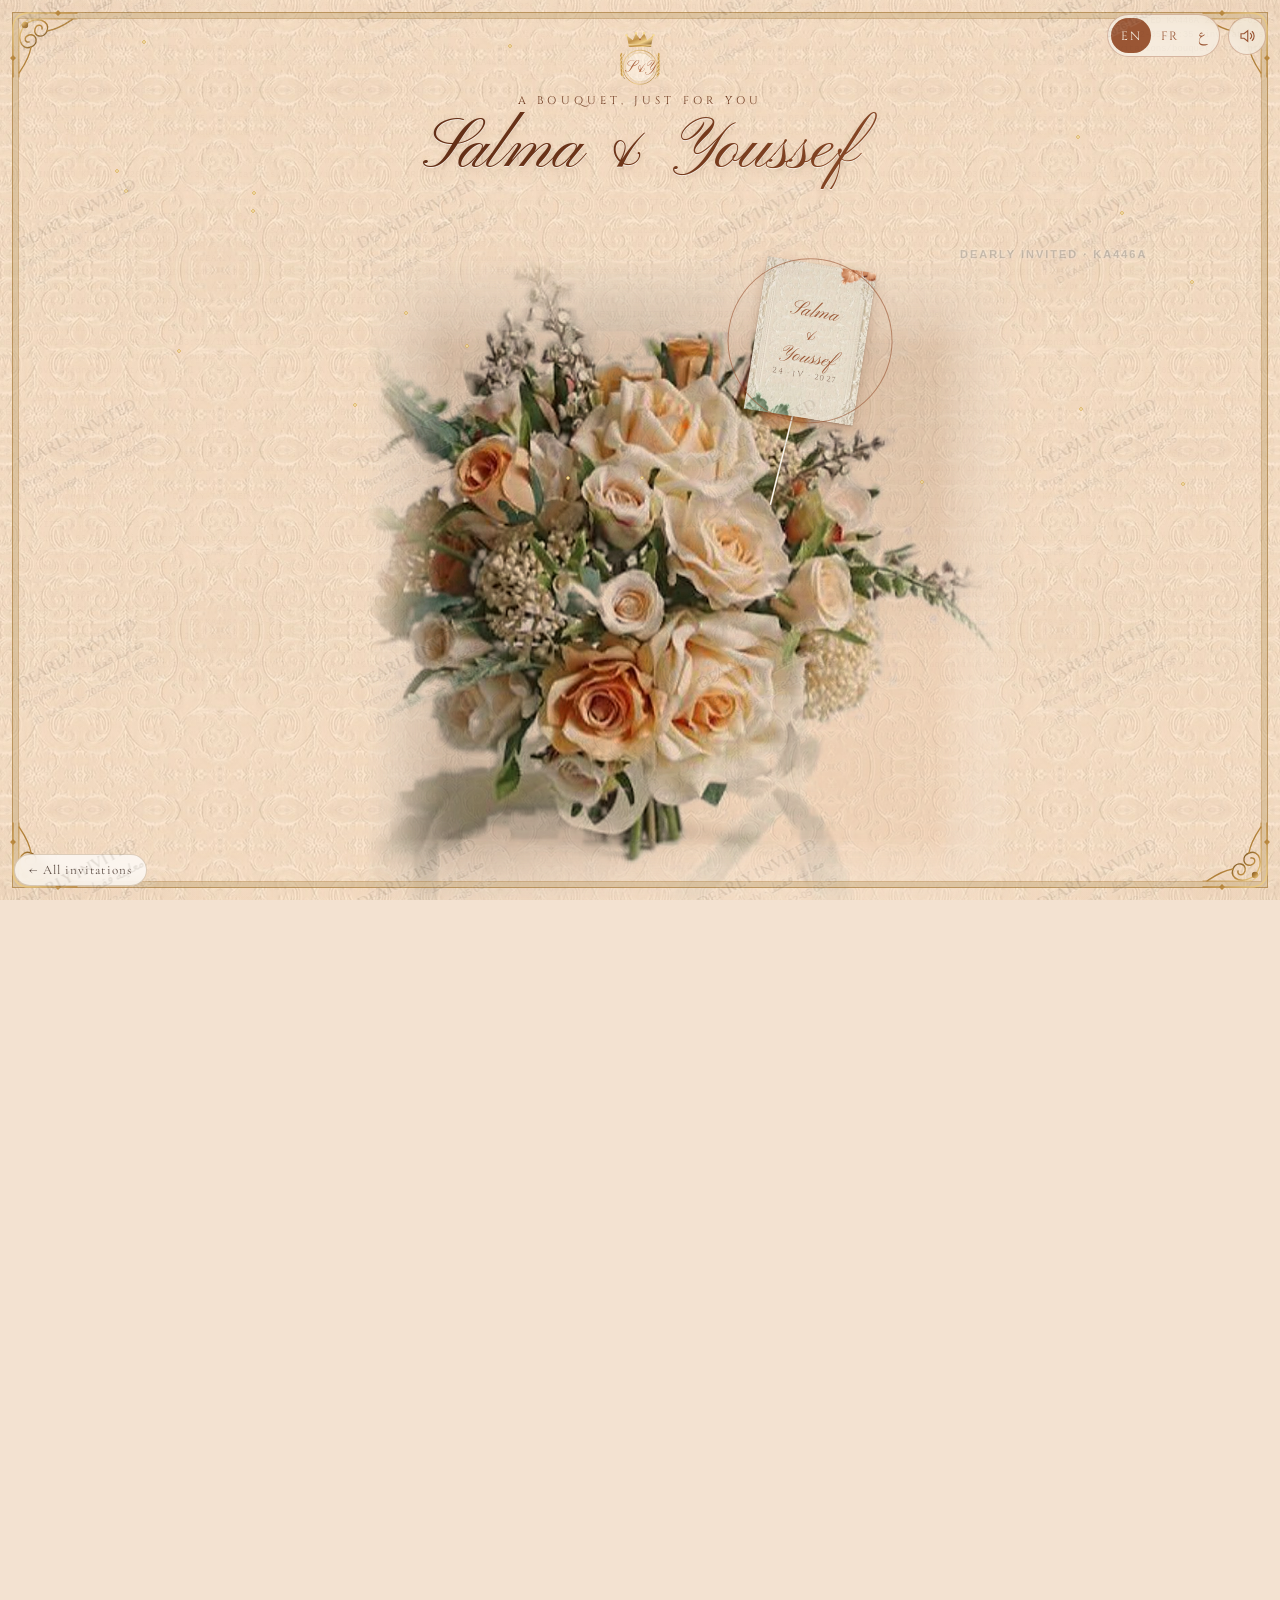
<file: invitations/bouquet.html>
<!DOCTYPE html><html><head><meta charset="utf-8"><title>Bouquet · Dearly Invited</title><meta http-equiv="refresh" content="0; url=bouquet/index.html"><script>location.replace("bouquet/index.html"+location.hash)</script></head><body></body></html>
</file>
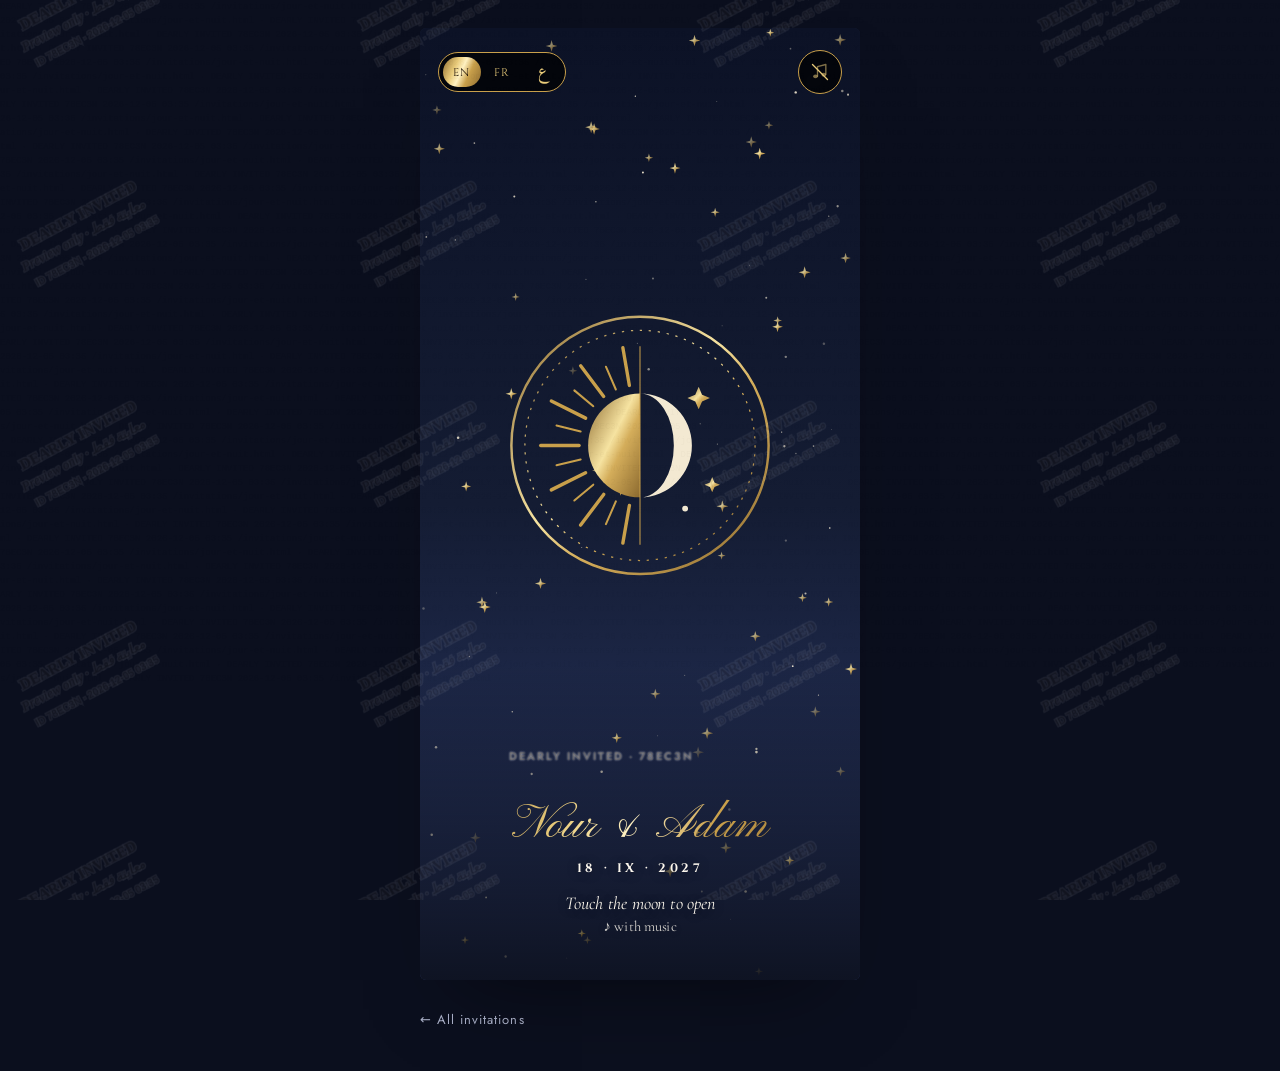
<file: invitations/jour-et-nuit.html>
<!DOCTYPE html> <html lang="en"> <head> <meta charset="utf-8"> <meta name="viewport" content="width=device-width,initial-scale=1"> <title>Jour &amp; Nuit · Dearly Invited</title> <meta name="description" content="Live demo of the Jour &amp; Nuit animated invitation by Dearly Invited, in English, French and Arabic, with music."> <meta name="theme-color" content="#141C33"> <link rel="preconnect" href="https://fonts.googleapis.com"> <link rel="preconnect" href="https://fonts.gstatic.com" crossorigin> <link rel="stylesheet" href="https://fonts.googleapis.com/css2?family=Pinyon+Script&amp;family=Cinzel:wght@400;700&amp;family=Cinzel+Decorative:wght@700&amp;family=Cormorant+Garamond:ital,wght@0,400;0,600;1,400&amp;family=Jost:wght@300;400;500&amp;family=Amiri:wght@400;700&amp;family=Aref+Ruqaa:wght@400;700&amp;display=swap"> <link rel="stylesheet" href="../assets/royal.css"> <meta name="copyright" content="© Dearly Invited. All rights reserved."> <script src="../assets/protect.js" defer="defer"></script> </head> <body class="inv-page"> <main id="app"></main> <script src="../assets/jardin-art.js"></script> <script src="../assets/royal.js"></script> <script>RoyalInvite.mountInvitation("nuit")</script> </body> </html>
</file>
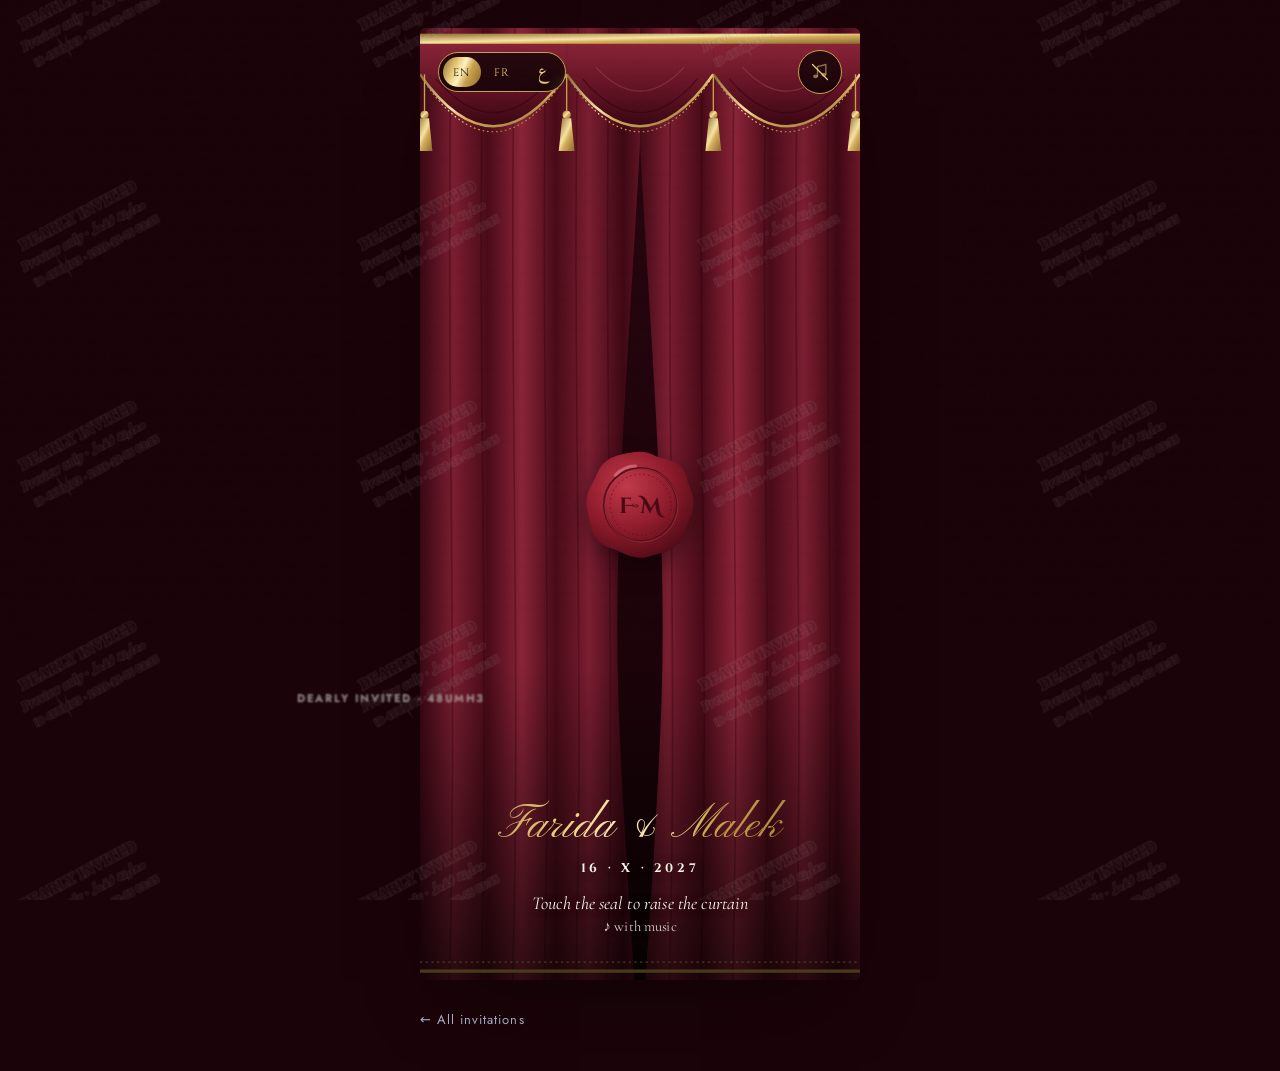
<file: invitations/l-opera.html>
<!DOCTYPE html> <html lang="en"> <head> <meta charset="utf-8"> <meta name="viewport" content="width=device-width,initial-scale=1"> <title>L’Opéra · Dearly Invited</title> <meta name="description" content="Live demo of the L’Opéra animated invitation by Dearly Invited, in English, French and Arabic, with music."> <meta name="theme-color" content="#3A0A15"> <link rel="preconnect" href="https://fonts.googleapis.com"> <link rel="preconnect" href="https://fonts.gstatic.com" crossorigin> <link rel="stylesheet" href="https://fonts.googleapis.com/css2?family=Pinyon+Script&amp;family=Cinzel:wght@400;700&amp;family=Cinzel+Decorative:wght@700&amp;family=Cormorant+Garamond:ital,wght@0,400;0,600;1,400&amp;family=Jost:wght@300;400;500&amp;family=Amiri:wght@400;700&amp;family=Aref+Ruqaa:wght@400;700&amp;display=swap"> <link rel="stylesheet" href="../assets/royal.css"> <meta name="copyright" content="© Dearly Invited. All rights reserved."> <script src="../assets/protect.js" defer="defer"></script> </head> <body class="inv-page"> <main id="app"></main> <script src="../assets/jardin-art.js"></script> <script src="../assets/royal.js"></script> <script>RoyalInvite.mountInvitation("opera")</script> </body> </html>
</file>
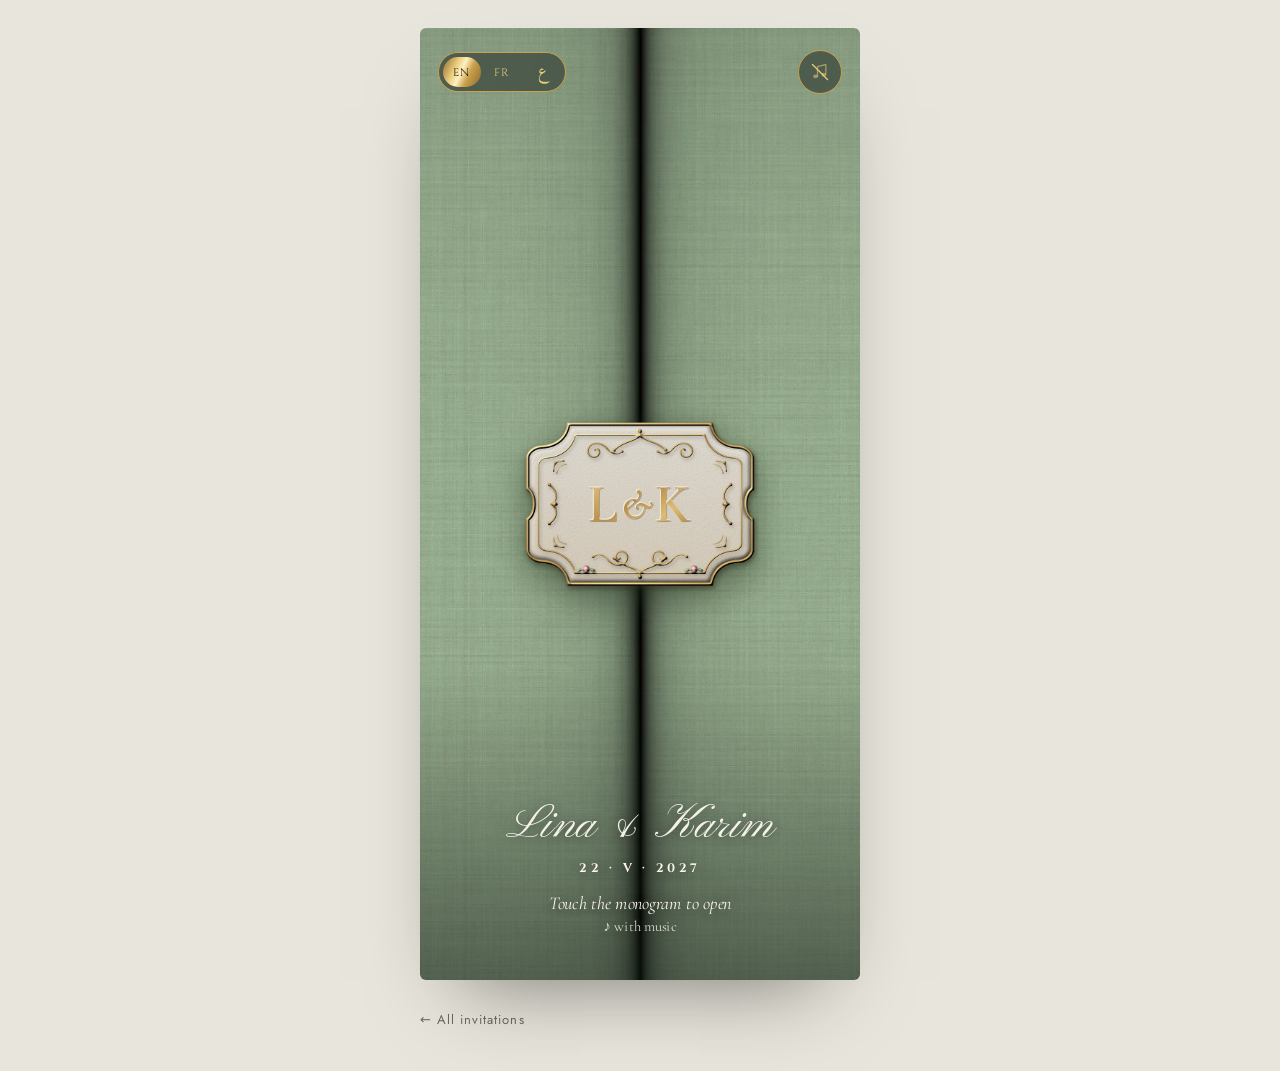
<file: invitations/le-jardin.html>
<!DOCTYPE html> <html lang="en"> <head> <meta charset="utf-8"> <meta name="viewport" content="width=device-width,initial-scale=1"> <title>Le Jardin · Dearly Invited</title> <meta name="description" content="Live demo of the Le Jardin animated invitation by Dearly Invited, in English, French and Arabic, with music."> <meta name="theme-color" content="#2A4233"> <link rel="preconnect" href="https://fonts.googleapis.com"> <link rel="preconnect" href="https://fonts.gstatic.com" crossorigin> <link rel="stylesheet" href="https://fonts.googleapis.com/css2?family=Pinyon+Script&amp;family=Cinzel:wght@400;700&amp;family=Cinzel+Decorative:wght@700&amp;family=Cormorant+Garamond:ital,wght@0,400;0,600;1,400&amp;family=Jost:wght@300;400;500&amp;family=Amiri:wght@400;700&amp;family=Aref+Ruqaa:wght@400;700&amp;display=swap"> <link rel="stylesheet" href="../assets/royal.css"> <meta name="copyright" content="© Dearly Invited. All rights reserved."> <!-- <script src="../assets/protect.js" defer="defer"></script> --> </head> <body class="inv-page"> <main id="app"></main> <script src="../assets/jardin-art.js"></script> <script src="../assets/royal.js"></script> <script>RoyalInvite.mountInvitation("jardin")</script> </body> </html>
</file>
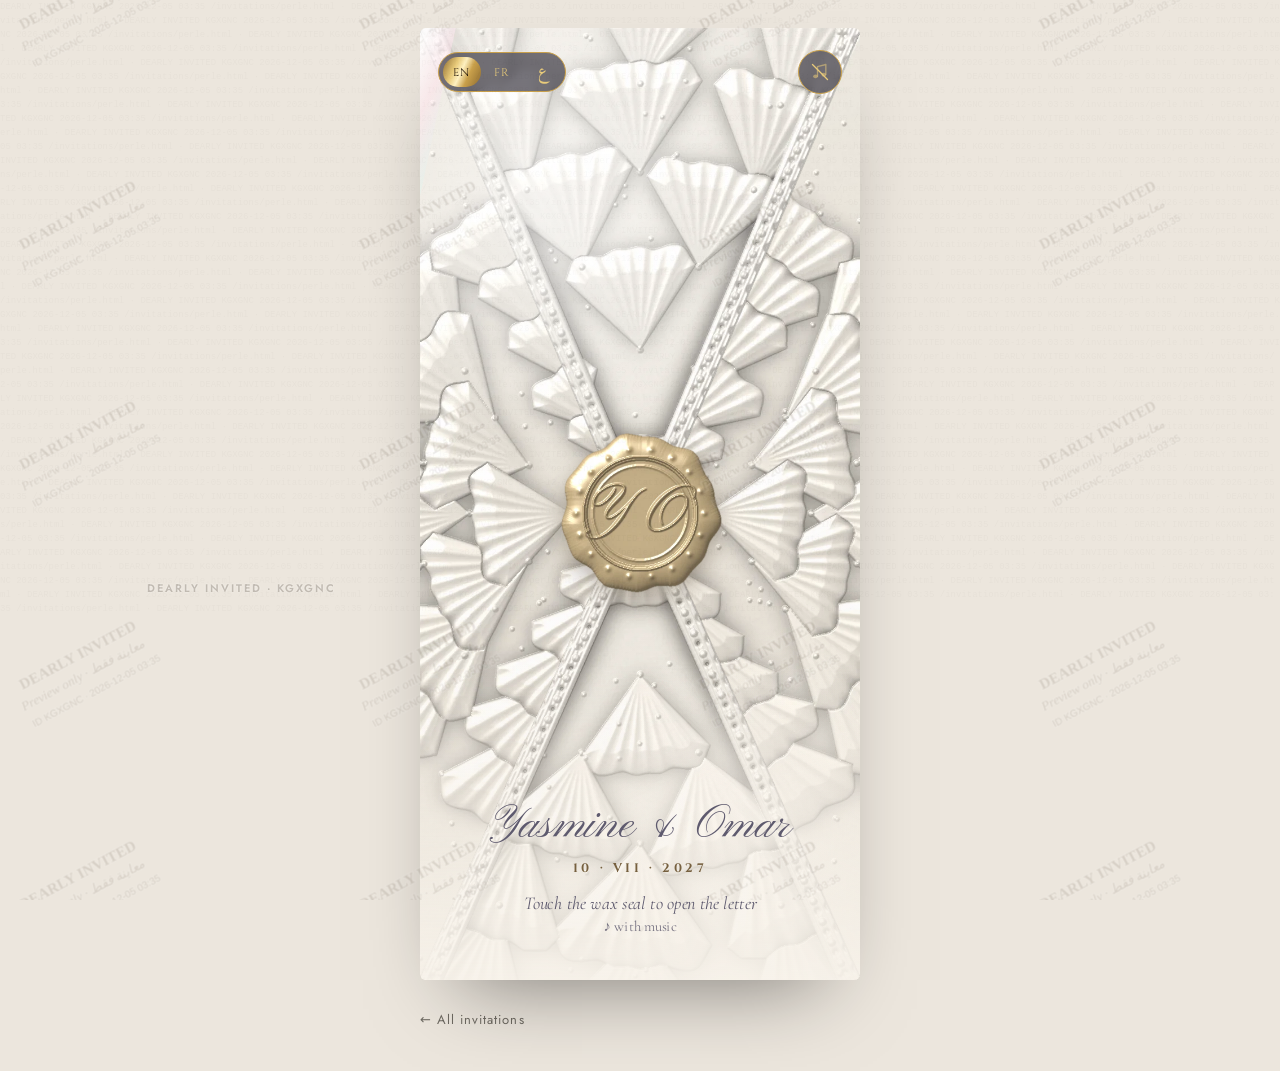
<file: invitations/perle.html>
<!DOCTYPE html> <html lang="en"> <head> <meta charset="utf-8"> <meta name="viewport" content="width=device-width,initial-scale=1"> <title>Perle · Dearly Invited</title> <meta name="description" content="Live demo of the Perle animated invitation by Dearly Invited, in English, French and Arabic, with music."> <meta name="theme-color" content="#E9E0D3"> <link rel="preconnect" href="https://fonts.googleapis.com"> <link rel="preconnect" href="https://fonts.gstatic.com" crossorigin> <link rel="stylesheet" href="https://fonts.googleapis.com/css2?family=Pinyon+Script&amp;family=Cinzel:wght@400;700&amp;family=Cinzel+Decorative:wght@700&amp;family=Cormorant+Garamond:ital,wght@0,400;0,600;1,400&amp;family=Jost:wght@300;400;500&amp;family=Amiri:wght@400;700&amp;family=Aref+Ruqaa:wght@400;700&amp;display=swap"> <link rel="stylesheet" href="../assets/royal.css"> <meta name="copyright" content="© Dearly Invited. All rights reserved."> <script src="../assets/protect.js" defer="defer"></script> </head> <body class="inv-page"> <main id="app"></main> <script src="../assets/jardin-art.js"></script> <script src="../assets/royal.js"></script> <script>RoyalInvite.mountInvitation("perle")</script> </body> </html>
</file>
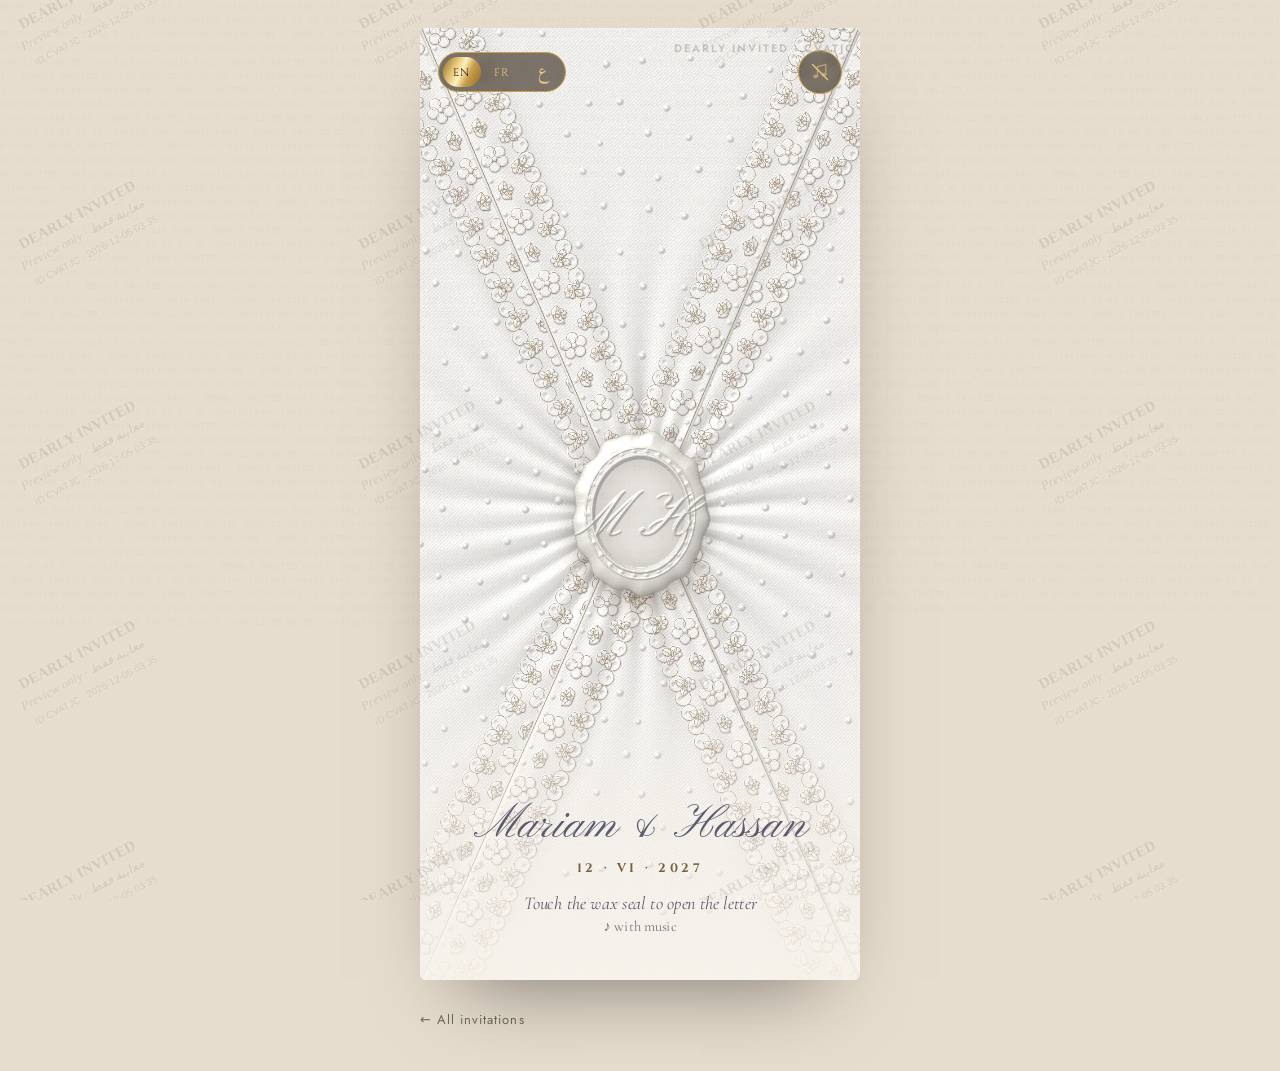
<file: invitations/royale.html>
<!DOCTYPE html> <html lang="en"> <head> <meta charset="utf-8"> <meta name="viewport" content="width=device-width,initial-scale=1"> <title>Royale · Dearly Invited</title> <meta name="description" content="Live demo of the Royale animated invitation by Dearly Invited, in English, French and Arabic, with music."> <meta name="theme-color" content="#E9E0D3"> <link rel="preconnect" href="https://fonts.googleapis.com"> <link rel="preconnect" href="https://fonts.gstatic.com" crossorigin> <link rel="stylesheet" href="https://fonts.googleapis.com/css2?family=Pinyon+Script&amp;family=Cinzel:wght@400;700&amp;family=Cinzel+Decorative:wght@700&amp;family=Cormorant+Garamond:ital,wght@0,400;0,600;1,400&amp;family=Jost:wght@300;400;500&amp;family=Amiri:wght@400;700&amp;family=Aref+Ruqaa:wght@400;700&amp;display=swap"> <link rel="stylesheet" href="../assets/royal.css"> <meta name="copyright" content="© Dearly Invited. All rights reserved."> <script src="../assets/protect.js" defer="defer"></script> </head> <body class="inv-page"> <main id="app"></main> <script src="../assets/jardin-art.js"></script> <script src="../assets/royal.js"></script> <script>RoyalInvite.mountInvitation("royale")</script> </body> </html>
</file>
<file: assets/royal.css>
@keyframes rise{0%{opacity:0;transform:translateY(14px)}to{opacity:1;transform:none}}@keyframes breathe{0%,to{transform:scale(1)}50%{transform:scale(1.07)}}@keyframes ogbreathe{0%,to{transform:translate(-50%,-50%) scale(1)}50%{transform:translate(-50%,-50%) scale(1.04)}}@keyframes sway{0%,to{transform:rotate(-2.5deg)}50%{transform:rotate(2.5deg)}}@keyframes fly{0%{transform:translateX(-140px)}to{transform:translateX(440px)}}@keyframes jet{to{stroke-dashoffset:-10}}@keyframes drop{0%{opacity:0;transform:translateY(-6px)}30%{opacity:1}to{opacity:0;transform:translateY(12px)}}@keyframes shim{0%,to{opacity:.1;transform:translateX(0)}50%{opacity:.95;transform:translateX(10px)}}@keyframes sail{0%{transform:translateX(-50px)}to{transform:translateX(30px)}}@keyframes gsway{0%,to{transform:rotate(-.8deg)}50%{transform:rotate(.8deg)}}@keyframes tw{0%{opacity:.2}to{opacity:1}}@keyframes bulb{0%{opacity:.5}to{opacity:1}}@keyframes ffly{0%,to{opacity:.15;transform:translate(0,0)}50%{opacity:1;transform:translate(10px,-16px)}}@keyframes flick{0%{transform:scale(1,1)}to{transform:scale(.88,1.14)}}@keyframes spark{0%{opacity:.5}to{opacity:1}}@keyframes petal{0%{transform:translate(0,0) rotate(0);opacity:0}10%{opacity:1}to{transform:translate(70px,540px) rotate(720deg);opacity:0}}@keyframes bf{0%{transform:translate(0,0)}to{transform:translate(70px,-50px)}}@keyframes flap{to{transform:scaleX(.3)}}@keyframes twinkle{0%,to{opacity:.35}50%{opacity:1}}@keyframes glow{0%,to{filter:drop-shadow(0 0 6px rgba(246,227,161,.25))}50%{filter:drop-shadow(0 0 22px rgba(246,227,161,.55))}}@keyframes jdCurt{0%{opacity:0;transform:translateY(-18px)}to{opacity:1;transform:none}}@keyframes jdHouse{0%{opacity:0;transform:translateY(26px) scale(.97)}to{opacity:1;transform:none}}@keyframes pl-sweep{0%{left:-70%}50%,to{left:130%}}@keyframes pl-top{0%{transform:rotateX(0);filter:brightness(1);opacity:1}45%{filter:brightness(.8)}85%{opacity:1}to{transform:rotateX(178deg);filter:brightness(1.05);opacity:0}}@keyframes pl-bottom{0%{transform:rotateX(0);filter:brightness(1);opacity:1}62%{transform:rotateX(-62deg);filter:brightness(.84);opacity:1}to{transform:rotateX(-74deg);filter:brightness(.8);opacity:0}}@keyframes pl-left{0%{transform:rotateY(0);filter:brightness(1);opacity:1}62%{transform:rotateY(-62deg);filter:brightness(.86);opacity:1}to{transform:rotateY(-74deg);filter:brightness(.82);opacity:0}}@keyframes pl-right{0%{transform:rotateY(0);filter:brightness(1);opacity:1}62%{transform:rotateY(62deg);filter:brightness(.86);opacity:1}to{transform:rotateY(74deg);filter:brightness(.82);opacity:0}}@keyframes di-foil{0%,to{background-position:0 0}50%{background-position:100%0}}:root{--f-script:'Pinyon Script', cursive;--f-serif:'Cormorant Garamond', Georgia, serif;--f-caps:'Cinzel', 'Cormorant Garamond', serif;--f-body:'Jost', system-ui, sans-serif;--ls-caps:.26em;--gold:linear-gradient(115deg, #8C6A2F 0%, #E9CB7A 32%, #FFF1C1 48%, #C9A04B 66%, #8C6A2F 100%)}:root[lang=ar]{--f-script:'Aref Ruqaa', 'Amiri', serif;--f-serif:'Amiri', serif;--f-caps:'Amiri', serif;--f-body:'Amiri', serif;--ls-caps:0}.stage,.vh{overflow:hidden}.vh{position:absolute;width:1px;height:1px;opacity:0}.stage{position:relative;width:100%}.rc,.stage-in{width:390px;height:844px}.stage-in{position:absolute;top:0;left:0;transform-origin:0 0;direction:ltr}[dir=rtl] .cv-text,[dir=rtl] .rc-col{direction:rtl}.rc{position:relative;overflow:hidden}.rc-panel,.rc-rule{position:absolute;box-sizing:border-box}.rc-panel{left:16px;top:74px;width:358px;height:754px;border:1.2px solid var(--g);box-shadow:0 14px 34px -18px rgba(0,0,0,.35)}.rc-rule{left:24px;top:82px;width:342px;height:738px;border:.5px solid var(--g);opacity:.8}.rc-corner{position:absolute;width:70px;height:70px;pointer-events:none}.curt svg,.cv-seal svg,.door svg,.og-door svg,.og-mono svg,.rc-corner svg,.rc-div svg,.rc-seal svg{width:100%;height:100%;display:block}.rc-corner.tl{left:24px;top:82px}.rc-corner.tr{left:296px;top:82px;transform:scaleX(-1)}.rc-corner.bl{left:24px;top:750px;transform:scaleY(-1)}.rc-corner.br{left:296px;top:750px;transform:scale(-1,-1)}.rc-photo{position:absolute;left:50px;top:100px;width:290px;height:226px;border-radius:145px 145px 3px 3px;background-size:cover;background-position:center;box-shadow:0 0 0 5px var(--bgc, transparent),0 0 0 6px var(--g),0 0 0 10px transparent,0 0 0 10.6px var(--g),0 18px 30px -16px rgba(0,0,0,.45)}.rc-seal{position:absolute;left:168px;top:300px;width:54px;height:54px;filter:drop-shadow(0 4px 6px rgba(0,0,0,.3))}.rc-col{position:absolute;left:36px;right:36px;top:360px;bottom:34px;display:flex;flex-direction:column;align-items:center;justify-content:center;gap:13px;text-align:center}.cc-col p,.cv-text p,.og-text p,.rc-col p,.rl-col p,.sec p{margin:0}.rc-kicker{max-width:290px;font-family:var(--f-caps);font-size:9.5px;letter-spacing:var(--ls-caps);text-transform:uppercase;line-height:1.5;color:var(--kick)}[lang=ar] .rc-kicker{font-size:14px;font-weight:700}.rc-names{font-family:var(--f-script);font-size:44px;line-height:1.12;color:var(--title);white-space:nowrap}.rc-names .amp{font-size:.8em;color:var(--g);padding:0 .08em}[lang=ar] .rc-names{font-size:38px;font-weight:700;line-height:1.35}.rc-invite{font-family:var(--f-serif);font-style:italic;font-size:16.5px;line-height:1.34;color:var(--soft)}[lang=ar] .rc-invite{font-style:normal;font-size:17.5px;line-height:1.65}.rc-div{width:160px;height:16px}.rc-when,.rc-where{display:flex;flex-direction:column;align-items:center}.rc-when{gap:3px}.rc-where{gap:2px}.rc-date{font-family:var(--f-caps);font-weight:700;font-size:11.5px;letter-spacing:.14em;text-transform:uppercase;color:var(--ink)}[lang=ar] .rc-date{font-size:15px;letter-spacing:0}.rc-time,.rc-venue{font-family:var(--f-serif)}.rc-time{font-style:italic;font-size:15.5px;color:var(--soft)}[lang=ar] .rc-time{font-style:normal;font-size:15px}.rc-venue{font-weight:600;font-size:21px;color:var(--title)}[lang=ar] .rc-venue{font-weight:700}.rc-city{font-family:var(--f-caps);font-size:9px;letter-spacing:.34em;text-transform:uppercase;color:var(--kick)}[lang=ar] .rc-city{font-size:13px;letter-spacing:0}.rc-actions{display:flex;flex-direction:column;align-items:center;gap:9px}.rc-btn{display:inline-block;padding:12px 30px;background:var(--btn);color:var(--btnink);font-family:var(--f-caps);font-weight:700;font-size:11px;letter-spacing:.22em;text-transform:uppercase;text-decoration:none;box-shadow:0 6px 16px -6px rgba(0,0,0,.35)}[lang=ar] .rc-btn{font-size:15px;letter-spacing:0;padding:8px 30px}.rc-map{font-family:var(--f-serif);font-style:italic;font-size:14px;color:var(--soft);text-decoration:underline;text-underline-offset:3px}[lang=ar] .rc-map{font-style:normal}.rise{animation:rise 1s cubic-bezier(.2,.7,.2,1) both}.d1{animation-delay:.15s}.d2{animation-delay:.4s}.d3{animation-delay:.65s}.d4{animation-delay:.9s}.d5{animation-delay:1.1s}.d6{animation-delay:1.3s}.cv{position:relative;width:390px;height:844px;overflow:hidden;perspective:1300px;transition:opacity 1s ease}.cv-bg,.cv-bow,.cv-night{position:absolute;inset:0;background-size:cover;background-position:center}.curt,.leaf,.wrp{position:absolute;background-repeat:no-repeat}.cv-hit{position:absolute;inset:0;z-index:10;width:100%;height:100%;padding:0;margin:0;border:0;background:0 0;cursor:pointer}.cv-hit:focus-visible{outline:3px solid #f6e3a1;outline-offset:-8px}.cv-band,.cv-seal,.cv-text{position:absolute;pointer-events:none}.cv-seal{z-index:4;filter:drop-shadow(0 8px 12px rgba(0,0,0,.4));animation:breathe 2.6s ease-in-out infinite}.is-opening .cv-seal{animation:none;transform:scale(1.45) rotate(-10deg);opacity:0}.cv-band,.cv-text{left:0;right:0}.cv-band{bottom:0;height:280px;z-index:5;background:linear-gradient(180deg,transparent,rgba(0,0,0,.66))}.cv-text{bottom:40px;z-index:6;text-align:center;color:#fbf6ec;text-shadow:0 1px 10px rgba(0,0,0,.45)}.is-opening .cv-band,.is-opening .cv-text{opacity:0}.cv-names{font-family:var(--f-script);font-size:42px;line-height:1.25}.cv-date,[lang=ar] .cv-names{font-size:36px;font-weight:700}.cv-date{direction:ltr;unicode-bidi:isolate;margin-top:4px!important;font-family:"Cinzel",serif;font-size:11px;letter-spacing:.3em}.cv-hint,.cv-music{font-family:var(--f-serif)}.cv-hint{margin-top:14px!important;font-style:italic;font-size:16px}[lang=ar] .cv-hint{font-style:normal}.cv-music{margin-top:2px!important;font-size:13px;opacity:.85}.cv-og{background:#2f3b30}.og-behind{position:absolute;inset:0;background:radial-gradient(ellipse at 50% 45%,#fffdf6,#ede8d8)}.og-door{position:absolute;top:0;bottom:0;width:50%;z-index:2;transition:transform 2.1s cubic-bezier(.6,0,.2,1) .45s}.og-door.l{left:0;transform-origin:left center}.og-door.r{right:0;transform-origin:right center}.is-opening .og-behind{opacity:0}.cv-og{perspective:1600px}.og-mono{position:absolute;left:50%;top:50%;aspect-ratio:220/160;z-index:4;transform:translate(-50%,-50%);animation:ogbreathe 3.2s ease-in-out infinite;transition:opacity .6s ease,transform .8s cubic-bezier(.2,.8,.2,1)}.is-opening .og-mono{animation:none;opacity:0;transform:translate(-50%,-50%) scale(1.25)}.cv-og .cv-band{background:linear-gradient(180deg,transparent,rgba(20,28,22,.45))}.cv-og .cv-names{color:#f4f1e6}.og-card,.rc-orig{overflow:hidden}.og-card{position:absolute;left:16px;right:16px;top:74px;bottom:10px;background:#fcfaf5;border:1px solid #b89b5e;box-shadow:0 24px 50px -30px rgba(0,0,0,.35);display:flex;flex-direction:column}.og-border{height:14px}.og-border svg{width:100%;height:14px;display:block}.og-text{padding:22px 20px 4px;text-align:center}.og-amp{display:inline-block;margin:0 .28em}.og-k{font-family:var(--f-body);font-size:10.5px;letter-spacing:.32em;text-transform:uppercase;color:#6c5b33}[lang=ar] .og-k{font-size:15px;letter-spacing:0;font-weight:700}.og-n{margin-top:10px!important;font-family:var(--f-script);font-size:50px;line-height:1.05;color:#4e6b4f}[lang=ar] .og-n{font-size:42px;font-weight:700;line-height:1.4}.og-d,.og-i{font-family:var(--f-serif)}.og-i{margin-top:10px!important;font-style:italic;font-size:17px;line-height:1.42;color:#5b655a}[lang=ar] .og-i{font-style:normal;font-size:18px;line-height:1.7}.og-d{margin:14px auto 0;display:inline-flex;align-items:center;gap:12px}.og-d .a,.og-d .c,.og-v{font-family:var(--f-body);font-size:11px;letter-spacing:.24em;text-transform:uppercase;color:#6c5b33}.og-d .c{text-align:start}[lang=ar] .og-d .a,[lang=ar] .og-d .c{font-size:15px;letter-spacing:0}.og-d .b{font-size:40px;line-height:1;padding:0 12px;border-left:1px solid #b89b5e;border-right:1px solid #b89b5e;color:#37423a}.og-v{margin-top:10px!important;letter-spacing:.22em;color:#5b655a}[lang=ar] .og-v{font-size:16px;letter-spacing:0}.og-act{margin-top:12px}.og-btn{display:inline-block;padding:10px 24px;border:1px solid #b89b5e;color:#4e6b4f;font-family:var(--f-body);font-size:11px;letter-spacing:.2em;text-transform:uppercase;text-decoration:none}[lang=ar] .og-btn{font-size:15px;letter-spacing:0}.og-garden{flex:1;min-height:0;margin-top:8px}.og-garden svg,.rl-crown svg,.rl-sketch svg,.sc-orn svg{width:100%;height:100%;display:block}.sway{animation:sway 4.5s ease-in-out infinite}.birds{animation:fly 16s linear infinite}.jet path{stroke-dasharray:5 5;animation:jet .9s linear infinite}.drops circle{animation:drop 1.4s ease-in infinite}.drops circle:nth-child(2){animation-delay:.4s}.drops circle:nth-child(3){animation-delay:.8s}.shimmer path{animation:shim 3.5s ease-in-out infinite}.sail{animation:sail 16s ease-in-out infinite alternate}.garland{animation:gsway 5s ease-in-out infinite}.tw{animation:tw 2.4s ease-in-out infinite alternate}.bulb,.pglow,.win{animation:bulb 1.8s ease-in-out infinite alternate}.ff{animation:ffly 4s ease-in-out infinite}.flame{transform-box:fill-box;transform-origin:center bottom;animation:flick .22s ease-in-out infinite alternate}.cr{animation:spark 1.4s ease-in-out infinite alternate}.pet{animation:petal 7s linear infinite}.bfly{animation:bf 8s ease-in-out infinite alternate}.wing{transform-box:fill-box;transform-origin:right center;animation:flap .28s ease-in-out infinite alternate}.wing.r{transform-origin:left center}.sc,.sc-seal{position:absolute;background-repeat:no-repeat}.sc{inset:0;background-size:100% 100%}.sc.st{z-index:4;transform-origin:50%0}.sc.sb{z-index:3;transform-origin:50% 100%}.sc.sl,.sc.sr{z-index:2;transform-origin:0 50%}.sc.sr{transform-origin:100% 50%}.sc-seal{left:120px;top:355px;width:150px;height:150px;z-index:5;background-size:contain;filter:drop-shadow(0 8px 10px rgba(70,55,35,.35));animation:breathe 2.8s ease-in-out infinite}.is-opening .sc-seal{animation:none;transform:translateY(-30px) scale(1.25) rotate(-12deg);opacity:0}.is-opening .sc.st{transform:rotateX(-165deg);opacity:0;filter:brightness(.85)}.is-opening .sc.sb{transform:rotateX(165deg);opacity:0}.is-opening .sc.sl{transform:rotateY(160deg);opacity:0}.is-opening .sc.sr{transform:rotateY(-160deg);opacity:0}.cv-perle.is-opening .cv-bg,.is-opening .cv-perle .cv-bg{opacity:0}.cv-light .cv-band{background:linear-gradient(180deg,rgba(247,242,234,0),rgba(247,242,234,.92))}.cv-light .cv-text{color:#5e5a6e;text-shadow:none}.cv-light .cv-date{color:#76603f}.sc-orn{position:absolute;left:115px;width:160px;height:70px;pointer-events:none}.cv-royale .cv-bg{background:#e4dcd0!important}.cv-royale .sc-seal{left:130px;top:352px;width:130px;height:156px}.rl-royale .rl-crown{top:150px}.rl-royale .rl-col{gap:10px}.rl-royale .rl-names .n{font-size:44px}.rl-royale .rc-div{display:none}.rl-sketch{width:120px;height:45px}.rl-royale .rc-btn{padding:10px 26px}.rl-crown,.rl-seal{position:absolute;left:165px;top:104px;width:60px;height:41px}.rl-royale .rl-col{left:80px;right:80px;top:158px;bottom:92px}.rl-royale .rl-names .amp{color:#b8913f}.rl-royale .rc-kicker{max-width:220px}.rl-royale .rc-invite{max-width:228px}.rl-seal{left:167px;top:118px;width:56px;height:56px;background-size:contain;background-repeat:no-repeat;filter:drop-shadow(0 3px 4px rgba(70,55,35,.3))}.rl-col{position:absolute;left:66px;right:66px;top:186px;bottom:96px;justify-content:center;gap:13px;text-align:center}.rc-relief .rc-kicker{max-width:240px}.rl-col,.rl-names{display:flex;flex-direction:column;align-items:center}.rl-names .n{font-family:var(--f-script);font-size:46px;line-height:1.1;color:var(--title)}.rl-names .amp{font-family:var(--f-script);font-size:30px;line-height:.9;color:#a89270}[lang=ar] .rl-names .n{font-size:40px;font-weight:700;line-height:1.35}.rc-relief .rc-invite{max-width:250px}.rc-relief .rc-div{width:140px;height:14px}.tw-field .tw{animation:twinkle 3.6s ease-in-out infinite}.cc-corner,.cv-medal,.m{position:absolute;pointer-events:none}.cv-medal{left:75px;top:250px;width:240px;height:240px;z-index:3;border-radius:50%;animation:glow 3.4s ease-in-out infinite}.cc-corner svg,.cc-crown svg,.cc-medal svg,.cc-seal svg,.curt.vel svg,.cv-medal svg,.cv-valance svg,.m svg{width:100%;height:100%;display:block}.is-opening .cv-medal{animation:none;transform:rotate(180deg) scale(2.6);opacity:0}.cv-nuit.is-opening .cv-bg,.cv.is-opening .cv-fade,.is-opening .cv-fade,.is-opening .cv-nuit .cv-bg{opacity:0}.cv-names.gold{background:var(--gold);-webkit-background-clip:text;background-clip:text;color:transparent;text-shadow:none}.rc-classic .cc-panel{position:absolute;left:18px;top:76px;width:354px;height:750px;box-sizing:border-box;border:1.2px solid;border-image:var(--gold)1;box-shadow:0 10px 30px rgba(0,0,0,.22)}.rc-classic .cc-rule{position:absolute;left:26px;top:84px;width:338px;height:734px;box-sizing:border-box;border:.5px solid #c9a04b;opacity:.9}.cc-corner{width:98px;height:98px}.cc-corner.tl{left:26px;top:84px}.cc-corner.tr{left:266px;top:84px;transform:scaleX(-1)}.cc-corner.bl{left:26px;top:720px;transform:scaleY(-1)}.cc-corner.br{left:266px;top:720px;transform:scale(-1,-1)}.cc-col,.cc-crest{display:flex;flex-direction:column;align-items:center}.cc-col{position:absolute;left:40px;right:40px;top:116px;bottom:100px;justify-content:center;gap:16px;text-align:center}.cc-crest{gap:12px}.cc-medal{width:86px;height:86px}.cc-kicker{width:270px;font-family:var(--f-caps);font-size:9.5px;letter-spacing:var(--ls-caps);text-transform:uppercase;line-height:1.5;color:var(--kick)}[lang=ar] .cc-kicker{font-size:14px;font-weight:700}.cc-names{display:flex;flex-direction:column;align-items:center}.cc-names .n{font-family:var(--f-script);font-size:52px;line-height:1.12;padding:0 6px;background:var(--gold);-webkit-background-clip:text;background-clip:text;color:transparent}.cc-names .amp{font-family:var(--f-script);font-size:42px;line-height:.8;color:#e2c37a}[lang=ar] .cc-names .n{font-size:46px;font-weight:700;line-height:1.3}[lang=ar] .cc-names .amp{font-size:30px;line-height:1}.cc-invite{width:276px;font-family:var(--f-serif);font-style:italic;font-size:17px;line-height:1.32;color:var(--soft)}[lang=ar] .cc-invite{font-style:normal;font-size:18px;line-height:1.65}.rc-classic .rc-venue{color:var(--ink)}.rc-classic .rc-div{width:176px;height:17.6px}.cc-btn{display:inline-block;padding:13px 30px;background:var(--gold);color:#2a1d0e;font-family:var(--f-caps);font-weight:700;font-size:11px;letter-spacing:.22em;text-transform:uppercase;text-decoration:none;box-shadow:0 6px 16px rgba(0,0,0,.18)}[lang=ar] .cc-btn{font-size:15px;letter-spacing:0;padding:9px 30px}.cc-seal,.cv-valance{position:absolute;left:164px;top:760px;width:62px;height:62px}.curt.vel{top:0;width:195px;height:844px;z-index:2}.curt.vel.l{left:0}.curt.vel.r{left:195px}.is-opening .curt.vel.l{transform:translateX(-102%)}.is-opening .curt.vel.r{transform:translateX(102%)}.cv-valance{left:0;top:0;width:390px;height:160px;z-index:3}.is-opening .cv-valance{transform:translateY(-110%)}.cv-opera.is-opening .cv-bg,.is-opening .cv-opera .cv-bg{opacity:0}.cc-crown{width:60px;height:41px}.cv-bow{z-index:3;clip-path:ellipse(43% 25%at 50% 51%);transition:transform .9s cubic-bezier(.5,0,.4,1),opacity .8s ease .1s}.is-opening .cv-bow{transform:translateY(-60px) scale(1.25) rotate(-8deg);opacity:0}.wrp{z-index:2;transition:transform 1.8s cubic-bezier(.55,0,.2,1) .55s,opacity 1.2s ease 1.2s}.wrp.tl{transform-origin:0 0}.wrp.tr{transform-origin:100%0}.wrp.bl{transform-origin:0 100%}.wrp.br{transform-origin:100% 100%}.is-opening .wrp.tl{transform:translate(-60%,-50%) rotate(-24deg);opacity:0}.is-opening .wrp.tr{transform:translate(60%,-50%) rotate(24deg);opacity:0}.is-opening .wrp.bl{transform:translate(-60%,50%) rotate(24deg);opacity:0}.is-opening .wrp.br{transform:translate(60%,50%) rotate(-24deg);opacity:0}.cv-bouquet,.cv-jardin,.cv-nuit,.cv-opera,.cv-perle{background:0 0}.inv-dark .script{background:var(--gold);-webkit-background-clip:text;background-clip:text;color:transparent}.cv.is-opening,.is-opening .cv{pointer-events:none}.rise{animation-duration:1.3s}.d1{animation-delay:calc(var(--rb, 0s) + .2s)}.d2{animation-delay:calc(var(--rb, 0s) + .65s)}.d3{animation-delay:calc(var(--rb, 0s) + 1.1s)}.d4{animation-delay:calc(var(--rb, 0s) + 1.55s)}.d5{animation-delay:calc(var(--rb, 0s) + 2s)}.d6{animation-delay:calc(var(--rb, 0s) + 2.45s)}.inv-perle,.inv-royale,.item[data-k=perle],.item[data-k=royale]{--rb:3.3s}.inv-nuit,.item[data-k=nuit]{--rb:3s}.inv-opera,.item[data-k=opera]{--rb:3.5s}.cv-band,.cv-text{transition:opacity .9s ease}.cv-seal,.sc-seal{transition:transform .9s ease,opacity .9s ease}.sc.st{transition:transform 1.8s cubic-bezier(.5,0,.25,1) .8s,opacity .7s ease 2.2s}.sc.sb{transition:transform 1.8s cubic-bezier(.5,0,.25,1) 1.2s,opacity .7s ease 2.6s}.sc.sl,.sc.sr{transition:transform 1.8s cubic-bezier(.5,0,.25,1) 1.6s,opacity .7s ease 3s}.cv-medal{transition:transform 3.2s cubic-bezier(.5,0,.2,1),opacity 2.6s ease .7s}.cv-nuit .cv-bg{transition:opacity 1.8s ease 1.3s}.cv-fade{transition:opacity 2s ease .9s}.curt.vel{transition:transform 3.2s cubic-bezier(.6,0,.2,1) .5s}.cv-valance{transition:transform 2s ease 1.5s}.cv-opera .cv-bg{transition:opacity 1.6s ease 2.4s}@media (prefers-reduced-motion:reduce){.cv-medal,.cv-seal,.env-seal,.rise,.tw-field .tw{animation:none!important}.cv,.cv *{transition-duration:.01s!important;transition-delay:0s!important;animation-duration:.01s!important;animation-delay:0s!important}}body.inv-page{margin:0;background:#e9e4da;font-family:var(--f-body)}.inv{min-height:100vh;padding:28px 14px 32px;box-sizing:border-box;background:var(--page)}.shell{position:relative;max-width:440px;margin:0 auto;background:var(--s-bg);color:var(--s-ink);border-radius:6px;overflow:hidden;box-shadow:0 40px 80px -40px rgba(0,0,0,.5)}.chrome{position:absolute;top:0;left:0;right:0;z-index:30;display:flex;justify-content:space-between;align-items:center;padding:22px 18px 0;pointer-events:none}.chrome>*{pointer-events:auto}.lang-sw{display:inline-flex;gap:2px;padding:4px;border-radius:22px;background:color-mix(in srgb,var(--chrome) 70%,transparent);border:.8px solid #c9a04b;backdrop-filter:blur(4px)}.lang-sw button,.mus{color:#e9cb7a;cursor:pointer}.lang-sw button{min-width:38px;min-height:30px;padding:0 10px;border:0;border-radius:16px;background:0 0;font-family:"Cinzel",serif;font-size:11px;letter-spacing:.12em}.lang-sw button[lang=ar]{font-family:"Amiri",serif;font-size:16px;font-weight:700;letter-spacing:0;line-height:1}.lang-sw button.on{background:var(--gold);color:#2a1d0e}.mus{width:44px;height:44px;border-radius:50%;display:grid;place-items:center;border:1px solid #c9a04b;background:color-mix(in srgb,var(--chrome) 70%,transparent);backdrop-filter:blur(4px)}.mus svg{width:20px;height:20px}.ghost-btn:focus-within,.lang-sw button:focus-visible,.link-btn:focus-visible,.mus:focus-visible,.rsvp button:focus-visible,.solid-btn:focus-visible{outline:2px solid #c9a04b;outline-offset:3px}.content[hidden],.gate[hidden]{display:none}.gate.is-opening{position:absolute;top:0;left:0;right:0;z-index:20;pointer-events:none}.cd>div,.sec{background:var(--s-bg)}.sec{padding:52px 30px;text-align:center;border-top:1px solid var(--s-line)}.sec.alt{background:var(--s-bg2)}.eyebrow{font-family:var(--f-caps);font-size:11px;letter-spacing:.3em;text-transform:uppercase;color:var(--s-acc)}[lang=ar] .eyebrow{font-size:15px;letter-spacing:0;font-weight:700}.script{margin:6px 0 0;font-family:var(--f-script);font-weight:400;font-size:44px;line-height:1.2;color:var(--s-title)}[lang=ar] .script{font-size:34px;font-weight:700}.script.big{font-size:48px}.lead,.soft{color:var(--s-soft)}.lead{margin-top:22px!important;font-family:var(--f-serif);font-style:italic;font-size:20px;line-height:1.5}[lang=ar] .lead{font-style:normal;font-size:19px;line-height:1.8}.soft{margin-top:6px!important;font-size:15px}.photo{position:relative;width:236px;max-width:72%;margin:30px auto 0}.photo-in{aspect-ratio:3/4;border-radius:130px 130px 6px 6px;overflow:hidden;background:var(--s-bg2);box-shadow:0 0 0 6px var(--s-bg),0 0 0 7px #c9a04b,0 0 0 12px var(--s-bg),0 0 0 13px #c9a04b}.gal-in img,.photo-in img{width:100%;height:100%;object-fit:cover;display:block}.ghost-btn,.ph-empty{align-items:center;justify-content:center}.ph-empty{height:100%;display:flex;flex-direction:column;gap:12px;color:var(--s-soft);font-family:var(--f-serif);font-style:italic;font-size:19px}.ph-empty svg{width:30px;height:36px}.ghost-btn{position:relative;display:inline-flex;min-height:46px;margin-top:30px;padding:0 24px;border:1px solid #c9a04b;color:var(--s-ink);font-family:var(--f-caps);font-size:11px;letter-spacing:.18em;text-transform:uppercase;text-decoration:none;cursor:pointer;background:0 0}[lang=ar] .cd-u,[lang=ar] .ghost-btn,[lang=ar] .rsvp label,[lang=ar] .two button{font-size:15px;letter-spacing:0}.cd{display:grid;grid-template-columns:repeat(4,minmax(0,1fr));gap:10px;margin-top:20px}.cd>div{padding:14px 0;border:1px solid var(--s-line)}.cd-n{font-family:var(--f-serif);font-size:32px;line-height:1.1;color:var(--s-ink)}.cd-u{margin-top:2px!important;font-family:var(--f-caps);font-size:9.5px;letter-spacing:.18em;text-transform:uppercase;color:var(--s-acc)}[lang=ar] .cd-u{font-size:13px}.pgs{margin-top:10px}.pg{padding:16px 0;border-bottom:1px solid var(--s-line)}.pg:last-child{border-bottom:0}.pg-t{font-family:"Cinzel",serif;font-size:13px;letter-spacing:.22em;color:var(--s-acc);direction:ltr}.pg-n{margin-top:4px!important;font-family:var(--f-serif);font-size:26px;color:var(--s-ink)}.pg-d{margin-top:2px!important;font-size:15px;color:var(--s-soft)}[lang=ar] .pg-d{font-size:16px}.venue{margin-top:16px!important;font-family:var(--f-serif);font-size:27px;color:var(--s-ink)}.rsvp,.rsvp label{display:flex;flex-direction:column}.rsvp{gap:16px;margin-top:26px;text-align:start}.rsvp label{gap:8px;font-family:var(--f-caps);font-size:11px;letter-spacing:.18em;text-transform:uppercase;color:var(--s-acc)}.rsvp input,.rsvp select{box-sizing:border-box;width:100%;font:16px var(--f-body);padding:14px;background:var(--s-bg);border:1px solid var(--s-line);color:var(--s-ink);border-radius:0}.inv-dark .rsvp input,.inv-dark .rsvp select{border-color:#3a4578}.two{display:grid;grid-template-columns:1fr 1fr;gap:10px}.two button{min-height:52px;font:12px var(--f-caps);letter-spacing:.12em;border:1px solid var(--s-btn);background:0 0;color:var(--s-ink)}.solid-btn,.two button[aria-pressed=true]{background:var(--s-btn);color:var(--s-btnink)}.solid-btn,.two button{text-transform:uppercase;cursor:pointer}.solid-btn{min-height:54px;border:0;font:700 12px"Cinzel",serif;letter-spacing:.2em}[lang=ar] .solid-btn{font:700 17px"Amiri",serif;letter-spacing:0}.err{color:#b4434f;font-size:14px;text-align:center}.inv-dark .err{color:#f0a3ac}.thanks{margin-top:24px!important;padding:28px 16px;border:1px solid #c9a04b;font-family:var(--f-serif);font-style:italic;font-size:22px;color:var(--s-ink)}.foot .ghost-btn{margin-top:24px}.link-btn{display:block;margin:18px auto 0;min-height:44px;background:0 0;border:0;border-bottom:1px solid #c9a04b;color:var(--s-ink);font:11px var(--f-caps);letter-spacing:.2em;text-transform:uppercase;cursor:pointer}[lang=ar] .link-btn{font-size:15px;letter-spacing:0}.below{max-width:440px;margin:20px auto 0;display:flex;flex-wrap:wrap;justify-content:space-between;gap:10px;font-size:13px;letter-spacing:.08em;color:#6e6a62}.inv-dark .below{color:#aeb4cc}.below a{color:inherit;text-decoration:none}.below a,.below span{padding:10px 0}.og-door .jd-linen{position:absolute;inset:0;background-size:100% 100%;background-repeat:no-repeat}.og-door{box-shadow:0 0 22px rgba(30,45,28,.22)}.og-behind{background:radial-gradient(ellipse at 50% 45%,#fffdf6,#eee7d6)}.og-mono{width:54%;filter:drop-shadow(0 10px 16px rgba(30,42,26,.42)) drop-shadow(0 2px 3px rgba(30,42,26,.3))}.rc-orig .og-card{left:14px;right:14px;top:72px;bottom:10px;border:0;border-radius:4px;background:#fbf7ee url(../img/jardin-paper.webp)center/100% 100%no-repeat;box-shadow:0 26px 50px -26px rgba(40,46,30,.45),0 2px 6px rgba(40,46,30,.12)}.rc-orig .og-border{position:absolute;left:0;right:0;top:0;height:auto;z-index:2;pointer-events:none}.jd-curtains,.jd-scene{width:100%;background-size:100% 100%;background-repeat:no-repeat}.jd-curtains{aspect-ratio:358/300}.rc-orig .og-text{position:relative;z-index:3;padding:56px 60px 0}.rc-orig .og-k{font-size:9px;letter-spacing:.2em;color:#7a6a44;line-height:1.6;white-space:normal}.rc-orig .og-n{margin-top:8px!important;font-family:var(--f-serif);font-weight:500;font-size:40px;line-height:1.06;color:#557253;text-shadow:0 1px 0 rgba(255,255,255,.8)}.rc-orig .og-amp{display:block;margin:0;font-size:.8em;font-style:italic;color:#8a9d82}[lang=ar] .rc-orig .og-n{font-size:32px;line-height:1.3}.rc-orig .og-i{margin-top:14px!important;font-size:14px;line-height:1.38}[lang=ar] .rc-orig .og-i{font-size:15px}.rc-orig .og-d{margin-top:16px;gap:8px}.rc-orig .og-d .a,.rc-orig .og-d .c,.rc-orig .og-v{font-size:9.5px;letter-spacing:.18em}.rc-orig .og-d .b{font-size:28px;padding:0 9px;border-color:#c9b07a;color:#4f5f4c}.rc-orig .og-v{margin-top:12px!important;letter-spacing:.2em}.rc-orig .og-act{display:none}.rc-orig .og-garden{flex:1;min-height:0;margin-top:4px}.rc-orig .jd-scene{background-size:contain;background-position:center bottom}.jd-scene{height:100%}.cv-og .og-door{transition:transform 2.8s cubic-bezier(.45,0,.25,1) .3s,opacity .5s ease 3.05s}.is-opening .og-door.l{transform:rotateY(-86deg);opacity:0}.is-opening .og-door.r{transform:rotateY(86deg);opacity:0}.og-behind{transition:opacity .9s ease 3.2s}.rc-orig.jd-play .og-border{animation:jdCurt 1.2s cubic-bezier(.2,.7,.2,1) 3.4s both}.rc-orig.jd-play .og-text>*{animation:rise 1s cubic-bezier(.2,.7,.2,1) both}.rc-orig.jd-play .og-text>:nth-child(1){animation-delay:3.9s}.rc-orig.jd-play .og-text>:nth-child(2){animation-delay:4.15s}.rc-orig.jd-play .og-text>:nth-child(3){animation-delay:4.4s}.rc-orig.jd-play .og-text>:nth-child(n+4){animation-delay:4.65s}.rc-orig.jd-play .og-garden{animation:jdHouse 1.6s cubic-bezier(.2,.7,.2,1) 5.4s both}.cv-nuit .cv-seal path[fill="url(#di-wax)"],.rc-nuit .cc-seal path[fill="url(#di-wax)"],.rc-nuit .rc-seal path[fill="url(#di-wax)"]{fill:url(#di-wax-gold)}.cv-nuit [stroke="#5E0E1B"],.rc-nuit [stroke="#5E0E1B"]{stroke:#8a6224}.cv-nuit [stroke="#E07A86"],.rc-nuit [stroke="#E07A86"]{stroke:#fff2c6}.cv-nuit [stroke="#F3A3AD"],.rc-nuit [stroke="#F3A3AD"]{stroke:#fff6da}.cv-nuit .cv-seal text,.rc-nuit .cc-seal text,.rc-nuit .rc-seal text{fill:#5c3e12}.rc-nuit .cc-seal svg,.rc-nuit .rc-seal svg{filter:drop-shadow(0 3px 6px rgba(0,0,0,.45))}.gal{display:grid;grid-template-columns:1fr 1fr;gap:16px;max-width:300px;margin:26px auto 0}.gal-f{position:relative;display:block;padding:0;border:0;background:0 0;cursor:pointer}.gal-in{display:block;aspect-ratio:3/4;border-radius:80px 80px 5px 5px;overflow:hidden;background:var(--s-bg2);box-shadow:0 0 0 4px var(--s-bg),0 0 0 5px #c9a04b}.gal-in .ph-empty svg{width:22px;height:26px;opacity:.8}.gal-lb{position:fixed;inset:0;z-index:200;background:rgba(15,12,10,.86);display:grid;place-items:center;padding:24px;cursor:zoom-out}.gal-lb img{max-width:100%;max-height:88vh;border:5px solid #fff}.gal-f:focus-visible .gal-in,.gal-f:focus-within .gal-in{box-shadow:0 0 0 4px var(--s-bg),0 0 0 6px #c9a04b}.cv-perle{perspective:900px;perspective-origin:50% 46%}.cv-perle .sc{backface-visibility:visible;will-change:transform}.cv-perle .sc-seal{z-index:6}.pl-sheen,.sc-gloss,.sc-sheen{position:absolute;inset:0;pointer-events:none}.sc-gloss{z-index:4;transition:opacity .7s ease;background:radial-gradient(ellipse 70% 38%at 28% 18%,rgba(255,255,255,.55),rgba(255,255,255,0) 70%),radial-gradient(ellipse 60% 30%at 78% 84%,rgba(255,250,244,.4),rgba(255,255,255,0) 70%),linear-gradient(160deg,rgba(255,255,255,.18),rgba(255,255,255,0) 40%,rgba(205,186,160,.12) 100%)}.pl-sheen,.sc-sheen{overflow:hidden}.sc-sheen{z-index:4;transition:opacity .6s ease}.pl-sheen::before,.sc-sheen::before{content:"";position:absolute;top:-20%;bottom:-20%;width:55%;left:-70%;transform:skewX(-12deg);background:linear-gradient(105deg,transparent 0,rgba(255,255,255,0) 22%,rgba(255,255,255,.85) 44%,rgba(255,226,236,.5) 50%,rgba(222,244,238,.4) 56%,rgba(232,222,255,.28) 62%,transparent 80%);animation:pl-sweep 4.8s ease-in-out infinite;animation-delay:var(--sd, .6s)}.pl-sheen{z-index:3}.pl-sheen::before{background:linear-gradient(105deg,transparent 0,rgba(255,255,255,0) 22%,rgba(255,255,255,.6) 44%,rgba(255,226,236,.36) 50%,rgba(222,244,238,.3) 56%,rgba(232,222,255,.2) 62%,transparent 80%);animation-duration:7s;animation-delay:var(--sd, 1.5s)}.inv-perle .sec{position:relative;overflow:hidden}.inv-perle .sec>:not(.pl-sheen){position:relative;z-index:1}.is-opening .sc-gloss,.is-opening .sc-sheen{opacity:0}.cv-perle .sc-seal{transition:transform 1.1s cubic-bezier(.4,0,.2,1),opacity .9s ease .2s}.is-opening .cv-perle .sc-seal{transform:translateY(-40px) scale(1.3) rotate(-12deg);opacity:0}.cv-perle .sc.sb,.cv-perle .sc.sl,.cv-perle .sc.sr,.cv-perle .sc.st{transition:none}.is-opening .cv-perle .sc.st{animation:pl-top 3.4s cubic-bezier(.4,.1,.4,1) .6s both}.is-opening .cv-perle .sc.sb{animation:pl-bottom 3.6s cubic-bezier(.35,0,.25,1) 1.2s both}.is-opening .cv-perle .sc.sl{animation:pl-left 3.6s cubic-bezier(.35,0,.25,1) 1.45s both}.is-opening .cv-perle .sc.sr{animation:pl-right 3.6s cubic-bezier(.35,0,.25,1) 1.45s both}.cv-perle .cv-bg{transition:opacity 1.1s ease 3.6s}.inv-perle,.item[data-k=perle]{--rb:4s}.crafted{padding:34px 20px 40px;text-align:center;background:var(--s-bg);font-family:var(--f-caps);font-size:11px;letter-spacing:.4em;text-transform:uppercase;color:var(--s-soft)}:root[lang=ar] .crafted{letter-spacing:0;font-size:14px}.crafted b{display:block;margin-top:4px;font-family:"Pinyon Script",cursive;font-weight:400;font-size:30px;letter-spacing:0;text-transform:none}.crafted .foil{background:linear-gradient(100deg,#8c6a2f 0,#d4ad5a 22%,#9c7838 40%,#e8c77e 55%,#9c7838 70%,#c9a04b 85%,#8c6a2f 100%);background-size:220% 100%;-webkit-background-clip:text;background-clip:text;color:transparent;animation:di-foil 6s ease-in-out infinite}.inv-dark .crafted .foil{background-image:linear-gradient(100deg,#b8834a 0,#f8e2b0 22%,#c99354 40%,#fff1cf 55%,#c99354 70%,#f3d49a 85%,#b8834a 100%)}
</file>
